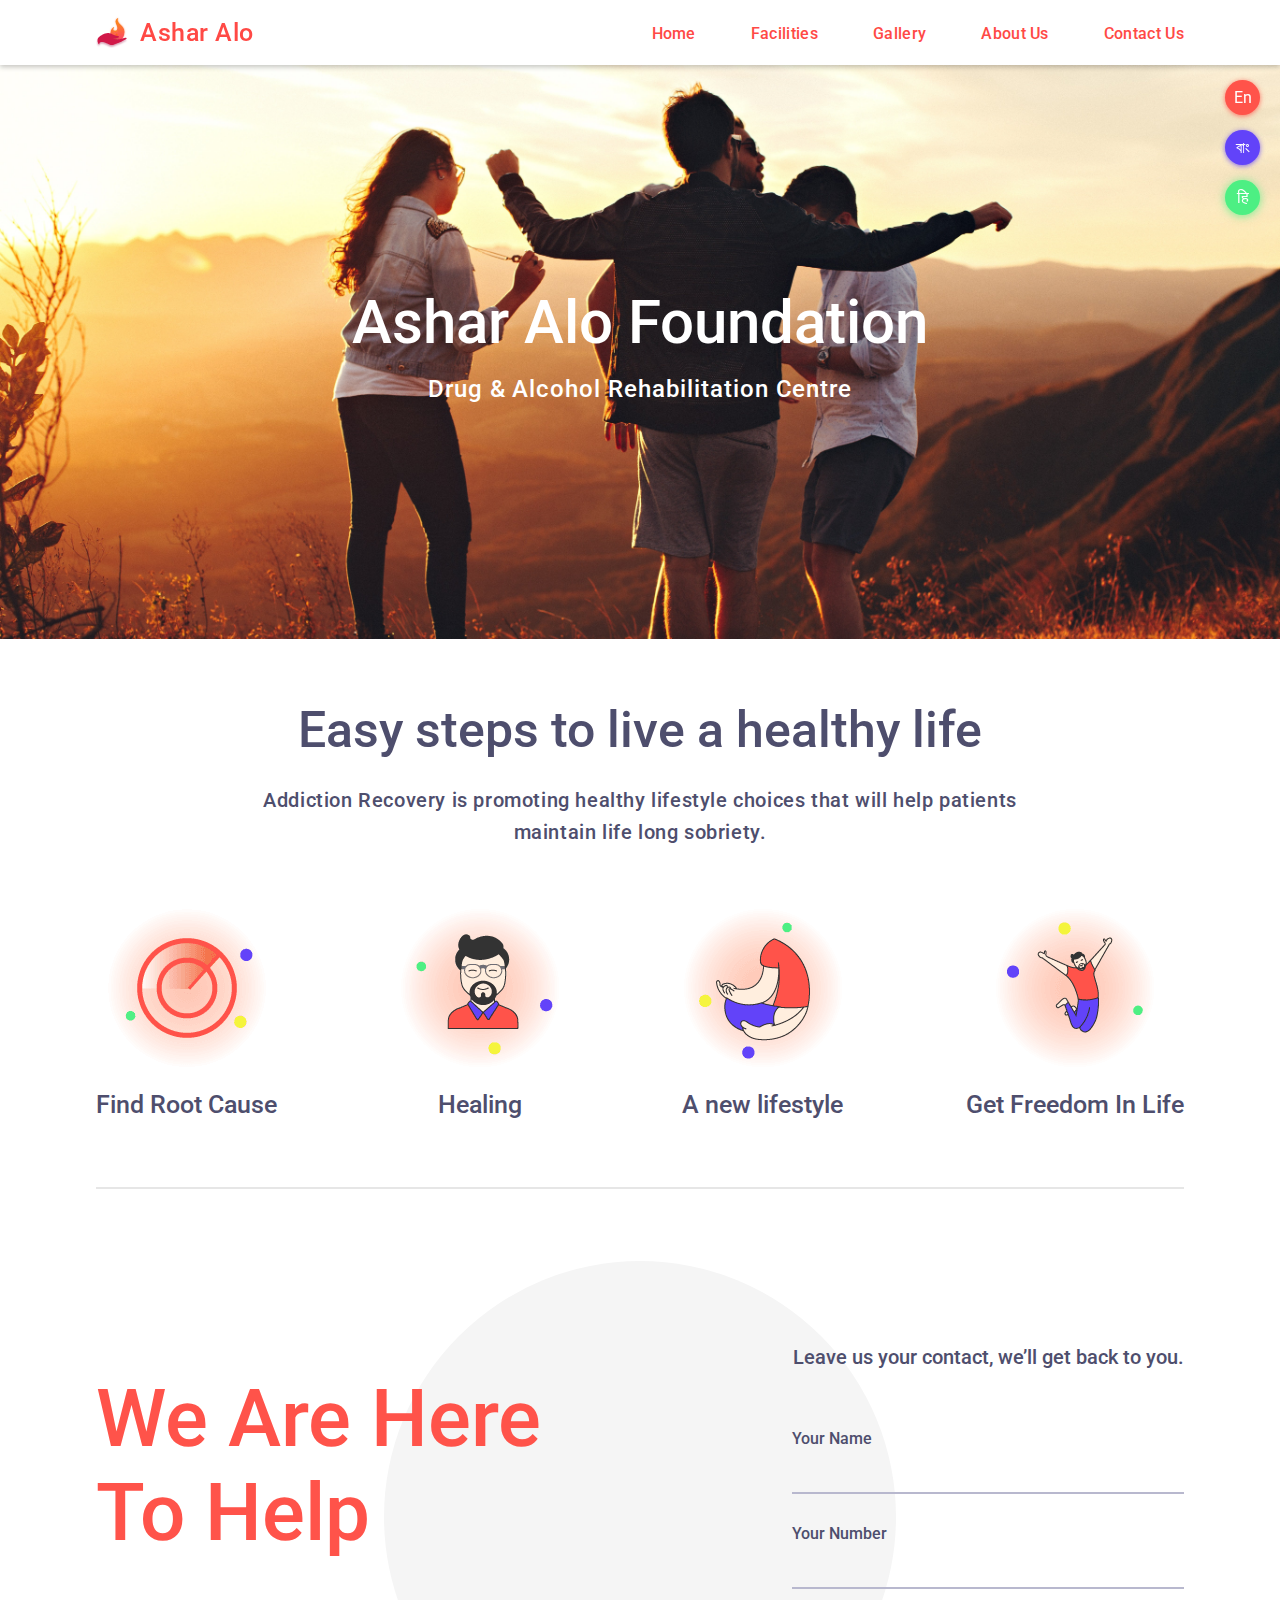
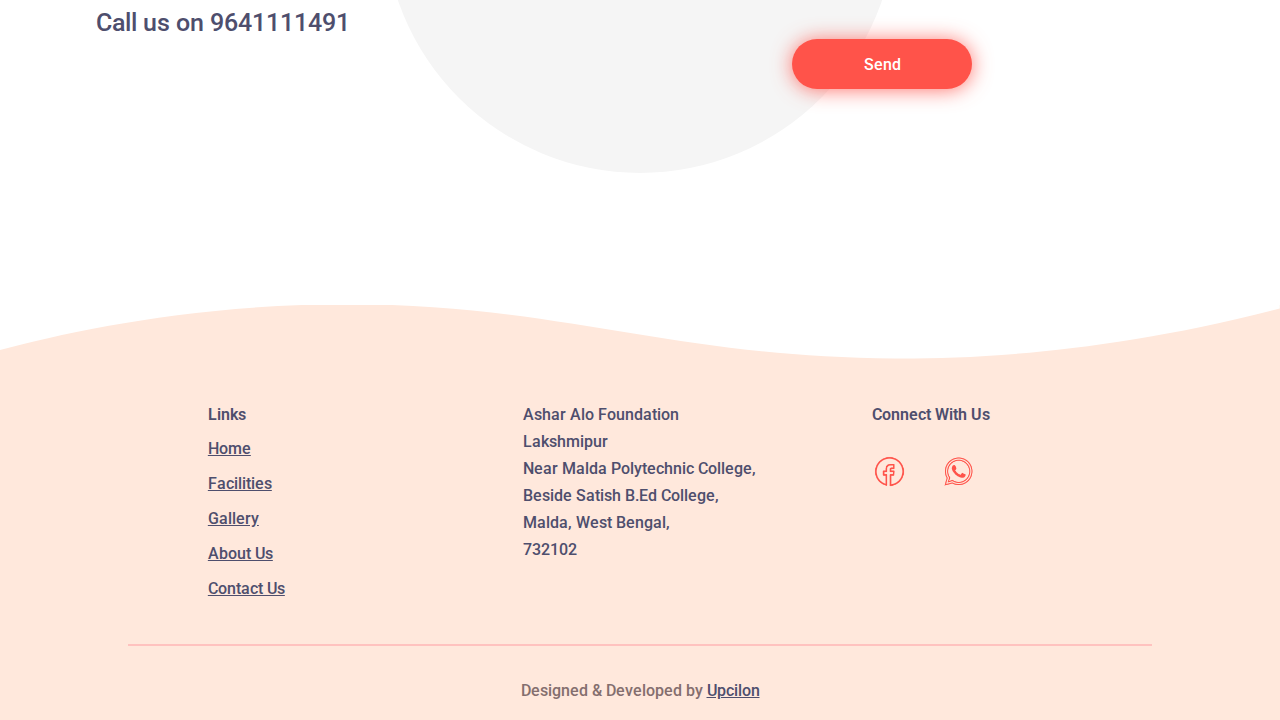
<file: index.html>
<!DOCTYPE html>
<html lang="en">
<head>
	<meta charset="UTF-8">
	<title>Ashar Alo Foundation | Rehabilitation Center | Malda, West Bengal</title>
	<meta name="description" content="Are you or your loving one suffering from addiction? We are always here to help you to recover from addiction. Ashar Alo Founation is always trying to be the one of the best rehab in Malda, West Bengal.">
	<meta name="keywords" content="rehab, rehabilitation, rehabilitation center, addiction, treatment, drug, alcohol, quit, malda, kolkata, bengal, west bengal">
	<link rel="icon" type="image/png" href="assets/images/icon.png">

	<link rel="canonical" href="http://asharalo.in" hreflang="en-us">

	<meta itemprop="name" content="Ashar Alo Foundation: Drugs and Alcohol Rehab"/>
    <meta itemprop="description" content="Drugs and Alcohol rehabilitation in Malda, West Bengal"/>
    <meta itemprop="image" content="http://asharalo.in/assets/images/cover.jpg"/>

	<meta property="og:title" content="Ashar Alo Foundation | Drugs and Alcohol Rehab"/>
    <meta property="og:type" content="website"/>
    <meta property="og:url" content="http://asharalo.in/"/>
    <meta property="og:image" content="http://asharalo.in/assets/images/cover.jpg"/>
    <meta property="og:description" content="Drugs and Alcohol Rehab in Malda, West Bengal"/>
    <meta property="og:site_name" content="asharalo"/>

	<meta name="viewport" content="width=device-width, initial-scale=1, maximum-scale=1.0">
	<link href="https://fonts.googleapis.com/css?family=Roboto:400,500" rel="stylesheet">
	<link rel="stylesheet" type="text/css" href="assets/styles/common/main.css">
	<link rel="stylesheet" type="text/css" media="screen and (min-width: 320px)" href="assets/styles/mobile/main.css">
	<link rel="stylesheet" type="text/css" media="screen and (min-width: 1024px)" href="assets/styles/desktop/main.css">
</head>
<body>
	<header>
		<div class="header-wrapper clearfix">
			<div id="logo">
				<img src="assets/images/logo.png">
				<a href="http://asharalo.in">Ashar Alo</a>
			</div>
			<div id="menu">
				<nav>
					<ul>
						<li><a href="http://asharalo.in">Home</a></li>
						<li><a href="facilities.html">Facilities</a></li>
						<li><a href="gallery.html">Gallery</a></li>
						<li><a href="about-us.html">About Us</a></li>
						<li><a href="contact-us.html">Contact Us</a></li>
					</ul>
				</nav>
			</div>

			<div id="ham">
				<button class="hamburger hamburger--spring" type="button">
				  <span class="hamburger-box">
				    <span class="hamburger-inner"></span>
				  </span>
				</button>
			</div>
		</div>
	</header>

	<article>
		<div class="cover h-cover">
			<div class="cover-text">Ashar Alo Foundation</div>
			<h1>Drug & Alcohol Rehabilitation Centre</h1>
			<div class="cover-img"><img src="assets/images/cover.jpg"></div>
		</div>

		<div class="wrapper">
			<div>
				<div class="heading">Easy steps to live a healthy life</div>
				<div class="sub-heading">Addiction Recovery is promoting healthy lifestyle choices that will help patients maintain life long sobriety.</div>
				<div class="infos">
					<div>
						<img src="assets/images/target.png">
						<div class="small-heading">Find Root Cause</div>
					</div>
					<div>
						<img src="assets/images/happy.png">
						<div class="small-heading">Healing</div>
					</div>
					<div>
						<img src="assets/images/meditate.png">
						<div class="small-heading">A new lifestyle</div>
					</div>
					<div>
						<img src="assets/images/enjoy.png">
						<div class="small-heading">Get Freedom In Life</div>
					</div>
				</div>
			</div>

			<div class="i-section">
				<div class="i-part">
					<div class="i-text i-text-orange">We Are Here To Help</div>
					<div class="small-heading">Call us on 9641111491</div>
				</div>
				<div class="i-part form-cover">
					<div class="form-heading">Leave us your contact, we’ll get back to  you.</div>
					<div class="i-form-container">
						<form class="ajaxForm" action="https://formcarry.com/s/yyg1X0cPX9f" method="POST" accept-charset="UTF-8">
							<div class="form-input">
								<div class="label">Your Name</div>
								<input type="text" name="name" autocomplete="off">
							</div>
							<div class="form-input">
								<div class="label">Your Number</div>
								<input type="text" name="number" autocomplete="off">
							</div>
							<div class="button-cover">
								<input class="button" type="submit" value="Send">
							</div>
							<input type="hidden" name="_gotcha">
						</form>
					</div>
				</div>
				<div class="circle"></div>
			</div>
		</div>

		<ul id="language">
			<li class="en" data-name="en">En</li>
			<li class="ben" data-name="ben">বাং</li>
			<li class="hin" data-name="hin">हि</li>
		</ul>
	</article>


	<footer>
		<div class="ft-wrapper">
			<div class="ft-content">
				<div class="ft-content-box">
					<div class="ft-heading">Links</div>
					<ul class="ft-menu">
						<li><a href="http://asharalo.in">Home</a></li>
						<li><a href="facilities.html">Facilities</a></li>
						<li><a href="gallery.html">Gallery</a></li>
						<li><a href="about-us.html">About Us</a></li>
						<li><a href="contact-us.html">Contact Us</a></li>
					</ul>
				</div>
				<div class="ft-content-box">
					<div class="ft-address">
						<div>Ashar Alo Foundation</div>
						<div>Lakshmipur</div>
						<div>Near Malda Polytechnic College,</div>
						<div>Beside Satish B.Ed College,</div>
						<div>Malda, West Bengal,</div>
						<div>732102</div>
					</div>
				</div>
				<div class="ft-content-box">
					<div class="ft-social">
						<div class="ft-heading">Connect With Us</div>
						<ul>
							<li><a href="https://www.facebook.com/aharalofoundation" target="_blank"><img src="assets/images/facebook.png" width="35px" height="35px"></a></li>
							<li id="whatsapp"><img src="assets/images/whatsapp.png" width="35px" height="35px"></li>
						</ul>
					</div>
				</div>
			</div>

			<div class="border"></div>

			<div id="by">Designed & Developed by <span><a href="">Upcilon</a></span></div>

		</div>

		<div class="ft-background">
			<svg version="1.1" xmlns="http://www.w3.org/2000/svg" xmlns:xlink="http://www.w3.org/1999/xlink" x="0px" y="0px"
				 viewBox="0 0 1920 82" xml:space="preserve">
			<style type="text/css">
				.st0{fill:#FFFFFF;}
			</style>
			<path class="st0" d="M0,0.2h522.7c-22.5,0-45.9,0.4-70,1.3C254.4,8.6,95.7,43.5,0,69V0.2z M522.7,0.2c316,0,485.5,79.8,819.6,81.6
				c131,0.7,331.4-10.8,577.7-75.1V0.2H522.7z"/>
			</svg>
		</div>

		<script type="text/javascript" src="assets/scripts/jquery.js"></script>
		<script type="text/javascript" src="assets/scripts/main.js"></script>

	</footer>

</body>
</html>
</file>
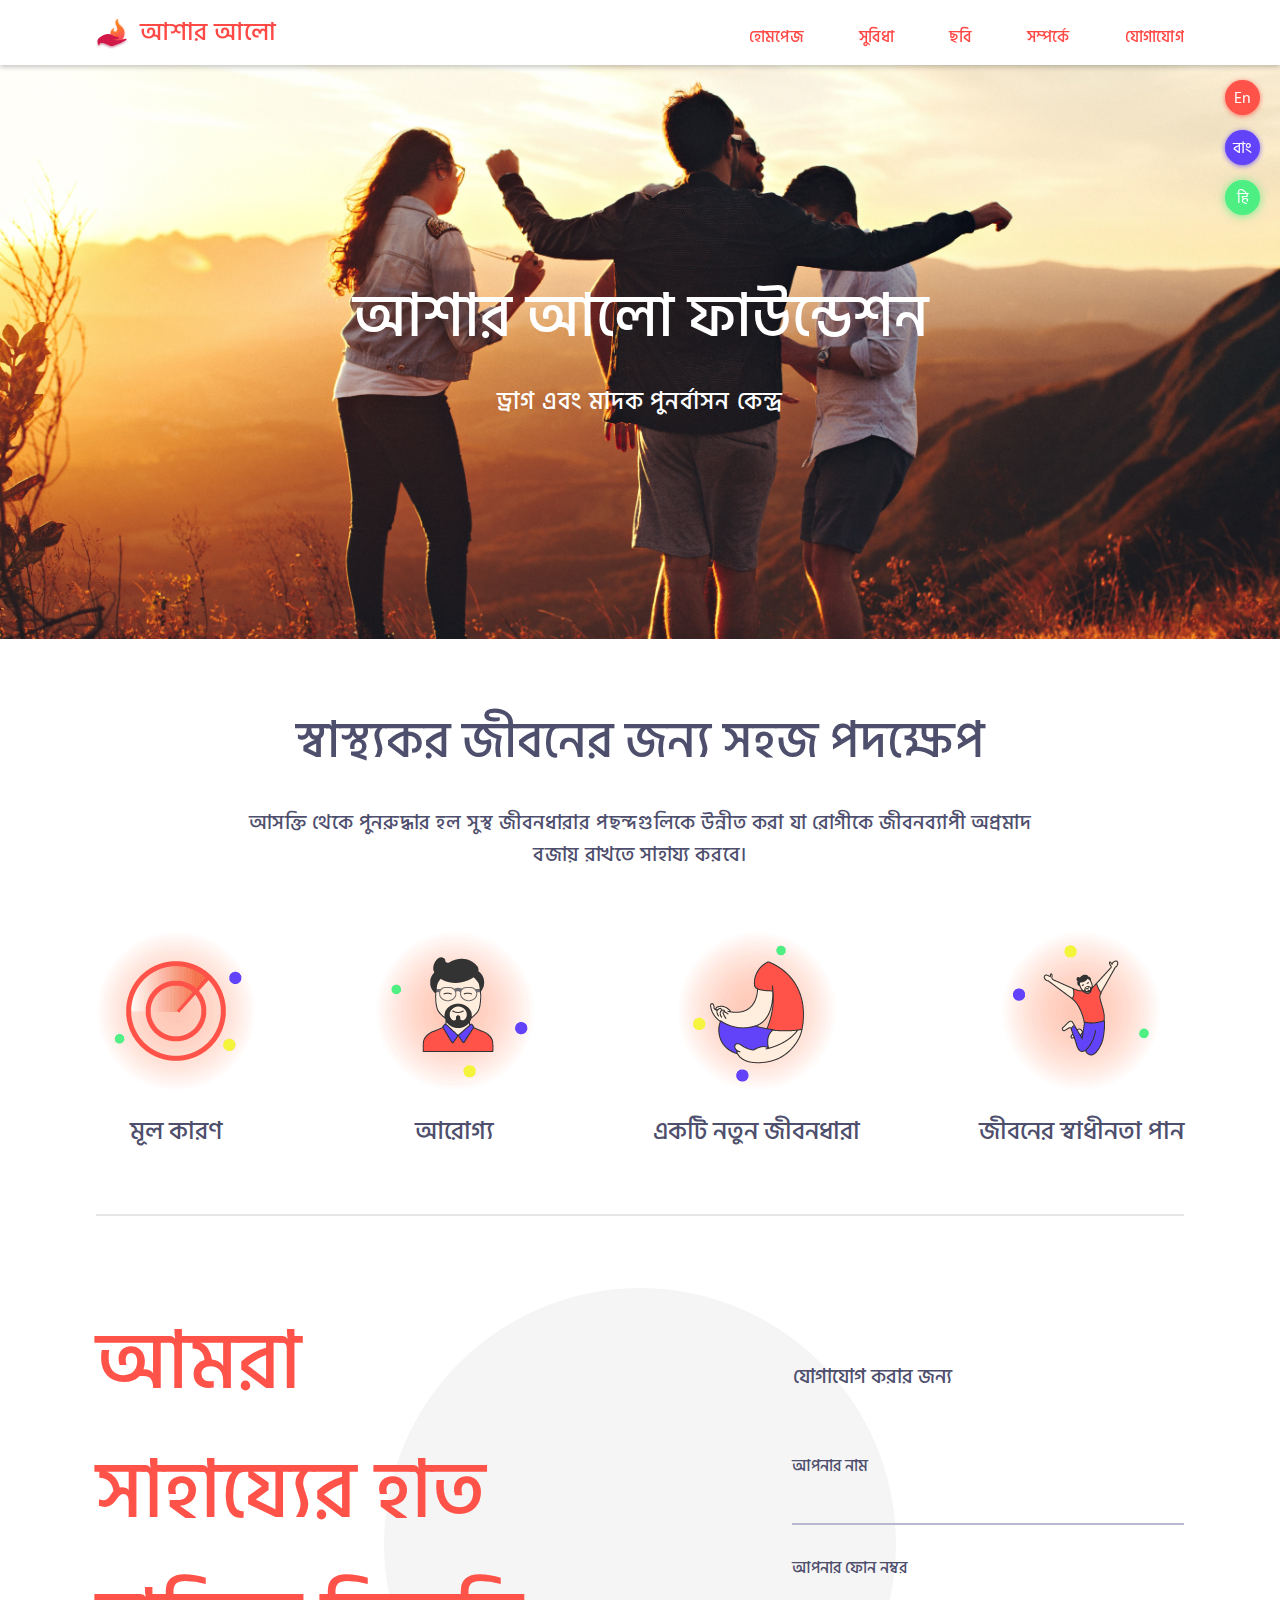
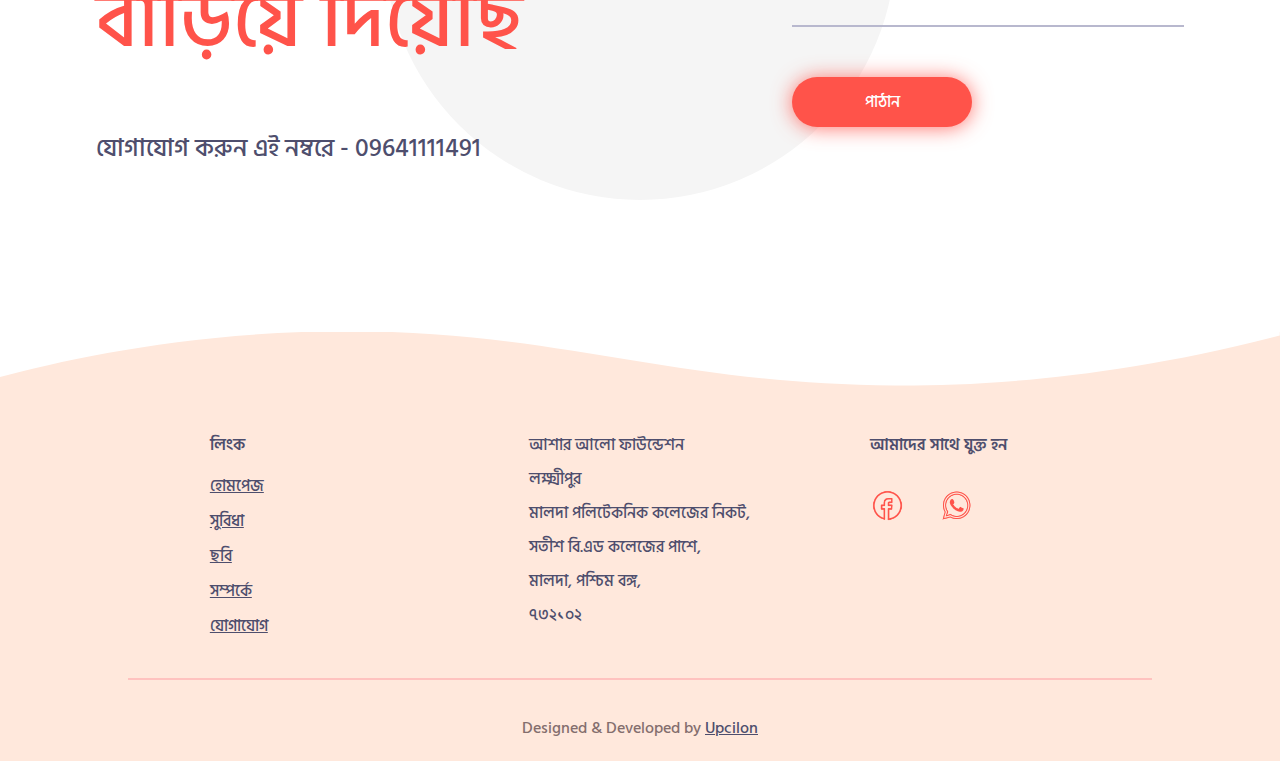
<file: ben/index.html>
<!DOCTYPE html>
<html lang="en">
<head>
	<meta charset="UTF-8">
	<title>আশার আলো ফাউন্ডেশন | রিহ্যাবিলিটেশন সেন্টার | মালদা, পশ্চিম বঙ্গ</title>
	<meta name="description" content="আপনি বা আপনার প্রিয়জন কি নেশায় ভুগছেন? আমরা সবসময় আপনাদের পাশে আছি নেশা থেকে মুক্ত করার জন্য। আশার আলো ফাউন্ডেশনে আমরা সবসময় চেষ্টা করে চলেছি আপনাদের সবথেকে ভালো পরিচর্যা করে একটি নেশামুক্ত সমাজ তোলার।">
	<meta name="keywords" content="রিহাব, রিহ্যাবিলিটেশন, রিহ্যাবিলিটেশন সেন্টার, নেশা, নেশা ছাড়া, চিকিৎসা, মালদা, পশ্চিম বঙ্গ, ওয়েস্ট বেঙ্গল, ড্রাগ, এলকোহল, মদ, গাঁজা">
	<link rel="icon" type="image/png" href="../assets/images/icon.png">

	<meta itemprop="name" content="Ashar Alo Foundation: Drugs and Alcohol Rehab"/>
    <meta itemprop="description" content="Drugs and Alcohol rehabilitation in Malda, West Bengal"/>
    <meta itemprop="image" content="http://asharalo.in/assets/images/cover.jpg"/>

	<meta property="og:title" content="Ashar Alo Foundation | Drugs and Alcohol Rehab"/>
    <meta property="og:type" content="website"/>
    <meta property="og:url" content="http://asharalo.in/"/>
    <meta property="og:image" content="http://asharalo.in/assets/images/cover.jpg"/>
    <meta property="og:description" content="Drugs and Alcohol Rehab in Malda, West Bengal"/>
    <meta property="og:site_name" content="asharalo"/>

	<meta name="viewport" content="width=device-width, initial-scale=1, maximum-scale=1.0">
	<link href="https://fonts.googleapis.com/css?family=Hind+Siliguri:400,500" rel="stylesheet">
	<link rel="stylesheet" type="text/css" href="../assets/styles/common/main.css">
	<link rel="stylesheet" type="text/css" media="screen and (min-width: 320px)" href="../assets/styles/mobile/main.css">
	<link rel="stylesheet" type="text/css" media="screen and (min-width: 1024px)" href="../assets/styles/desktop/main.css">
	<style type="text/css">
		*{
			font-family: 'Hind Siliguri', sans-serif !important;
		}
		#logo{
			margin-top: -4px;
		}
		#language li{
			padding: 5px 7px !important;
		}
	</style>
</head>
<body>
	<header>
		<div class="header-wrapper clearfix">
			<div id="logo">
				<img src="../assets/images/logo.png">
				<a href="http://asharalo.in/ben">আশার আলো</a>
			</div>
			<div id="menu">
				<nav>
					<ul>
						<li><a href="http://asharalo.in/ben">হোমপেজ</a></li>
						<li><a href="facilities.html">সুবিধা</a></li>
						<li><a href="gallery.html">ছবি</a></li>
						<li><a href="about-us.html">সম্পর্কে</a></li>
						<li><a href="contact-us.html">যোগাযোগ</a></li>
					</ul>
				</nav>
			</div>

			<div id="ham">
				<button class="hamburger hamburger--spring" type="button">
				  <span class="hamburger-box">
				    <span class="hamburger-inner"></span>
				  </span>
				</button>
			</div>
		</div>
	</header>

	<article>
		<div class="cover h-cover">
			<div class="cover-text">আশার আলো ফাউন্ডেশন</div>
			<h1>ড্রাগ এবং মাদক  পুনর্বাসন কেন্দ্র</h1>
			<div class="cover-img"><img src="../assets/images/cover.jpg"></div>
		</div>

		<div class="wrapper">
			<div>
				<div class="heading">স্বাস্থ্যকর জীবনের  জন্য সহজ পদক্ষেপ</div>
				<div class="sub-heading">আসক্তি থেকে পুনরুদ্ধার হল সুস্থ জীবনধারার পছন্দগুলিকে উন্নীত করা যা রোগীকে জীবনব্যাপী অপ্রমাদ বজায় রাখতে সাহায্য করবে।</div>
				<div class="infos">
					<div>
						<img src="../assets/images/target.png">
						<div class="small-heading">মূল কারণ</div>
					</div>
					<div>
						<img src="../assets/images/happy.png">
						<div class="small-heading">আরোগ্য</div>
					</div>
					<div>
						<img src="../assets/images/meditate.png">
						<div class="small-heading">একটি নতুন জীবনধারা</div>
					</div>
					<div>
						<img src="../assets/images/enjoy.png">
						<div class="small-heading">জীবনের স্বাধীনতা পান</div>
					</div>
				</div>
			</div>

			<div class="i-section">
				<div class="i-part">
					<div class="i-text i-text-orange">আমরা সাহায্যের হাত বাড়িয়ে দিয়েছি</div>
					<div class="small-heading">যোগাযোগ করুন এই নম্বরে - 09641111491</div>
				</div>
				<div class="i-part form-cover">
					<div class="form-heading">যোগাযোগ করার জন্য</div>
					<div class="i-form-container">
						<form class="ajaxForm" action="https://formcarry.com/s/yyg1X0cPX9f" method="POST" accept-charset="UTF-8">
							<div class="form-input">
								<div class="label">আপনার নাম</div>
								<input type="text" name="name" autocomplete="off">
							</div>
							<div class="form-input">
								<div class="label">আপনার ফোন নম্বর</div>
								<input type="text" name="number" autocomplete="off">
							</div>
							<div class="button-cover">
								<input class="button" type="submit" value="পাঠান">
							</div>
							<input type="hidden" name="_gotcha">
						</form>
					</div>
				</div>
				<div class="circle"></div>
			</div>
		</div>

		<ul id="language">
			<li class="en" data-name="en">En</li>
			<li class="ben" data-name="ben">বাং</li>
			<li class="hin" data-name="hin">हि</li>
		</ul>
	</article>


	<footer>
		<div class="ft-wrapper">
			<div class="ft-content">
				<div class="ft-content-box">
					<div class="ft-heading">লিংক</div>
					<ul class="ft-menu">
						<li><a href="http://asharalo.in/ben">হোমপেজ</a></li>
						<li><a href="facilities.html">সুবিধা</a></li>
						<li><a href="gallery.html">ছবি</a></li>
						<li><a href="about-us.html">সম্পর্কে</a></li>
						<li><a href="contact-us.html">যোগাযোগ</a></li>
					</ul>
				</div>
				<div class="ft-content-box">
					<div class="ft-address">
						<div>আশার আলো ফাউন্ডেশন</div>
						<div>লক্ষ্মীপুর</div>
						<div>মালদা পলিটেকনিক কলেজের নিকট,</div>
						<div>সতীশ বি.এড কলেজের পাশে,</div>
						<div>মালদা, পশ্চিম বঙ্গ,</div>
						<div>৭৩২১০২</div>
					</div>
				</div>
				<div class="ft-content-box">
					<div class="ft-social">
						<div class="ft-heading">আমাদের সাথে যুক্ত হন</div>
						<ul>
							<li><a href="https://www.facebook.com/aharalofoundation" target="_blank"><img src="../assets/images/facebook.png" width="35px" height="35px"></a></li>
							<li id="whatsapp"><img src="../assets/images/whatsapp.png" width="35px" height="35px"></li>
						</ul>
					</div>
				</div>
			</div>

			<div class="border"></div>

			<div id="by">Designed & Developed by <span><a style="text-decoration: underline;" href="http://upcilon.in">Upcilon</a></span></div>

		</div>

		<div class="ft-background">
			<svg version="1.1" xmlns="http://www.w3.org/2000/svg" xmlns:xlink="http://www.w3.org/1999/xlink" x="0px" y="0px"
				 viewBox="0 0 1920 82" xml:space="preserve">
			<style type="text/css">
				.st0{fill:#FFFFFF;}
			</style>
			<path class="st0" d="M0,0.2h522.7c-22.5,0-45.9,0.4-70,1.3C254.4,8.6,95.7,43.5,0,69V0.2z M522.7,0.2c316,0,485.5,79.8,819.6,81.6
				c131,0.7,331.4-10.8,577.7-75.1V0.2H522.7z"/>
			</svg>
		</div>

		<script type="text/javascript" src="../assets/scripts/jquery.js"></script>
		<script type="text/javascript" src="../assets/scripts/main.js"></script>

	</footer>

</body>
</html>
</file>
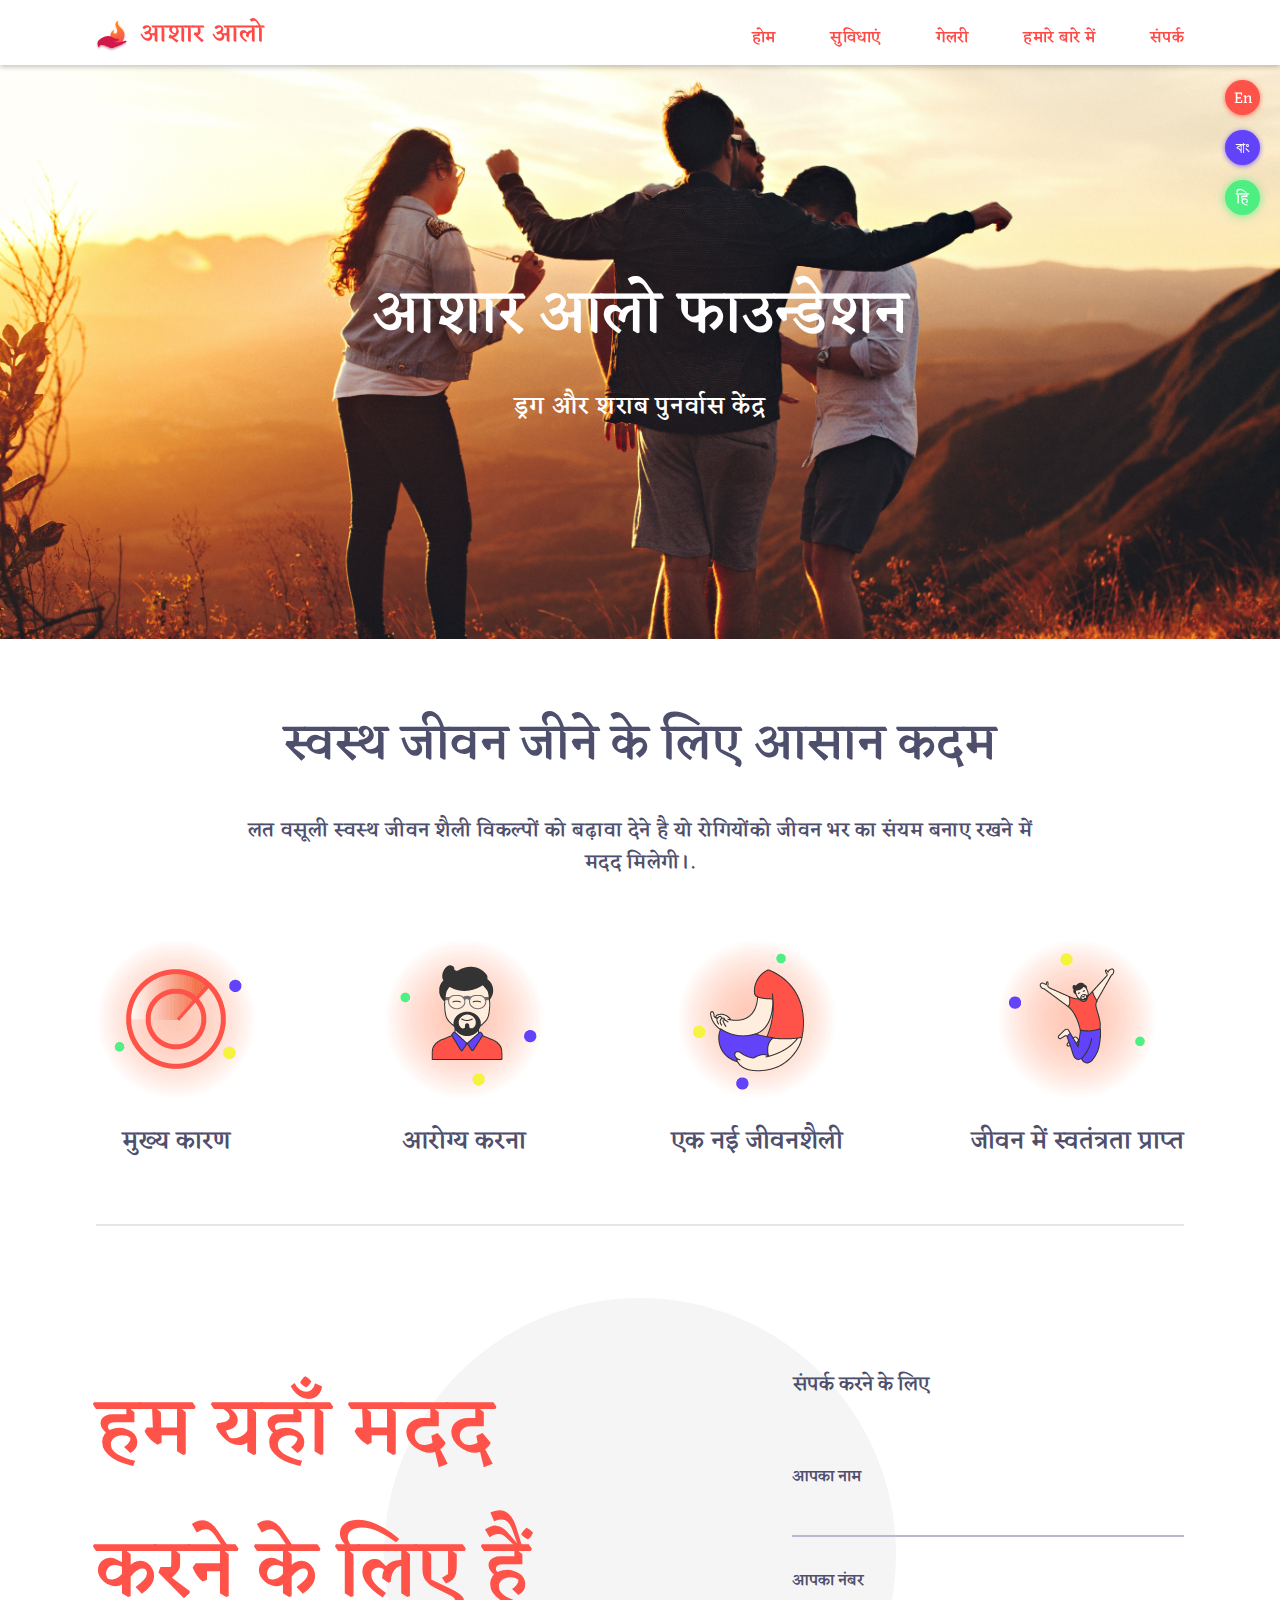
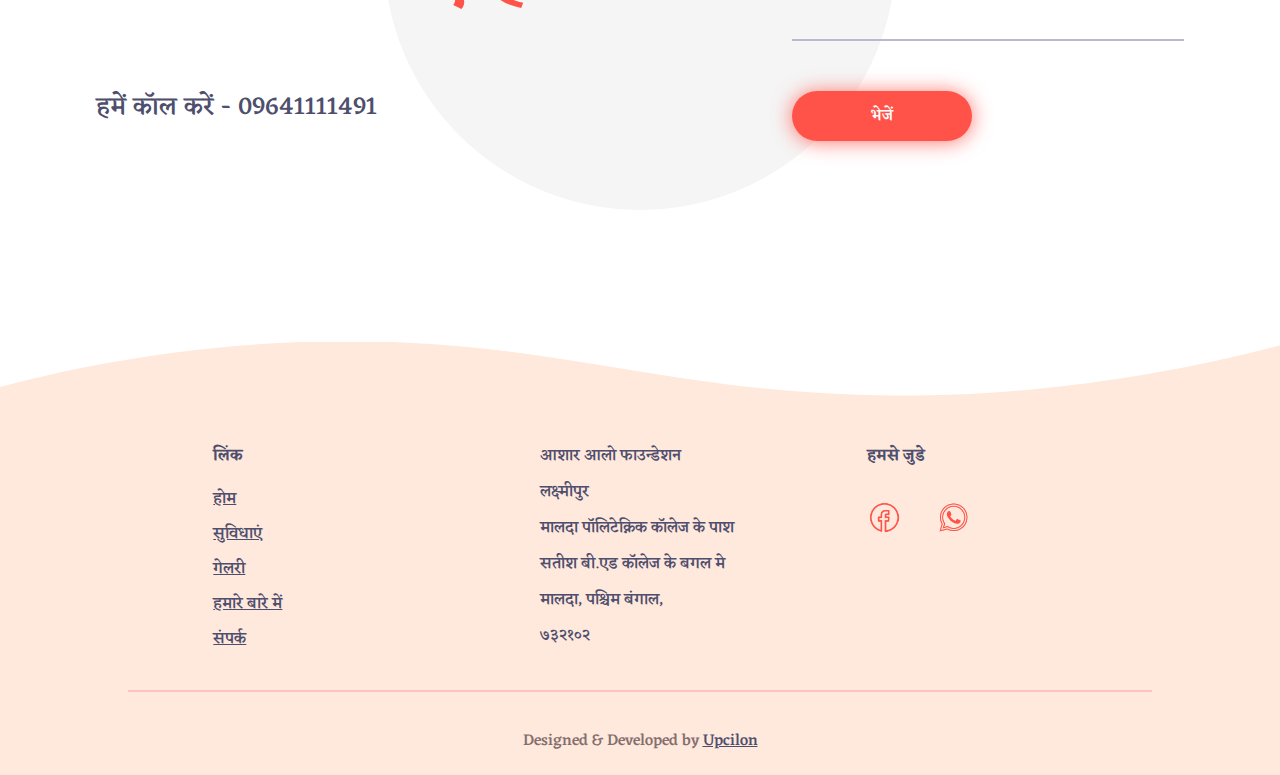
<file: hin/index.html>
<!DOCTYPE html>
<html lang="en">
<head>
	<meta charset="UTF-8">
	<title>अशर अलो फाउंडेशन | पुनर्वास केंद्र | मालदा, पश्चिम बंगाल</title>
	<meta name="description" content="क्या आप या आपका प्यारा व्यसन से पीड़ित हैं? व्यसन से ठीक होने में आपकी सहायता के लिए हम हमेशा यहां रहते हैं। आसार अलो फाउन्डेशन हमेशा मालदा, पश्चिम बंगाल में सबसे अच्छे पुनर्वास में से एक होने का प्रयास कर रहा है।">
	<link rel="icon" type="image/png" href="../assets/images/icon.png">

	<meta itemprop="name" content="Ashar Alo Foundation: Drugs and Alcohol Rehab"/>
    <meta itemprop="description" content="Drugs and Alcohol rehabilitation in Malda, West Bengal"/>
    <meta itemprop="image" content="http://asharalo.in/assets/images/cover.jpg"/>

	<meta property="og:title" content="Ashar Alo Foundation | Drugs and Alcohol Rehab"/>
    <meta property="og:type" content="website"/>
    <meta property="og:url" content="http://asharalo.in/"/>
    <meta property="og:image" content="http://asharalo.in/assets/images/cover.jpg"/>
    <meta property="og:description" content="Drugs and Alcohol Rehab in Malda, West Bengal"/>
    <meta property="og:site_name" content="asharalo"/>

	<meta name="viewport" content="width=device-width, initial-scale=1, maximum-scale=1.0">
	<link href="https://fonts.googleapis.com/css?family=Eczar:400,500" rel="stylesheet">
	<link rel="stylesheet" type="text/css" href="../assets/styles/common/main.css">
	<link rel="stylesheet" type="text/css" media="screen and (min-width: 320px)" href="../assets/styles/mobile/main.css">
	<link rel="stylesheet" type="text/css" media="screen and (min-width: 1024px)" href="../assets/styles/desktop/main.css">
	<style type="text/css">
		*{
			font-family: 'Eczar', serif !important;
		}
		#logo{
			margin-top: -4px;
		}
		#language li{
			padding: 5px 7px !important;
		}
	</style>
</head>
<body>
	<header>
		<div class="header-wrapper clearfix">
			<div id="logo">
				<img src="../assets/images/logo.png">
				<a href="http://asharalo.in/hin">आशार आलो</a>
			</div>
			<div id="menu">
				<nav>
					<ul>
						<li><a href="http://asharalo.in/hin">होम</a></li>
						<li><a href="facilities.html">सुविधाएं</a></li>
						<li><a href="gallery.html">गेलरी</a></li>
						<li><a href="about-us.html">हमारे बारे में</a></li>
						<li><a href="contact-us.html">संपर्क</a></li>
					</ul>
				</nav>
			</div>

			<div id="ham">
				<button class="hamburger hamburger--spring" type="button">
				  <span class="hamburger-box">
				    <span class="hamburger-inner"></span>
				  </span>
				</button>
			</div>
		</div>
	</header>

	<article>
		<div class="cover h-cover">
			<div class="cover-text">आशार आलो फाउन्डेशन</div>
			<h1>ड्रग और शराब पुनर्वास केंद्र</h1>
			<div class="cover-img"><img src="../assets/images/cover.jpg"></div>
		</div>

		<div class="wrapper">
			<div>
				<div class="heading">स्वस्थ जीवन जीने के लिए आसान कदम</div>
				<div class="sub-heading">लत वसूली स्वस्थ जीवन शैली विकल्पों को बढ़ावा देने है यो रोगियोंको जीवन भर का संयम बनाए रखने में मदद मिलेगी।.</div>
				<div class="infos">
					<div>
						<img src="../assets/images/target.png">
						<div class="small-heading">मुख्य कारण</div>
					</div>
					<div>
						<img src="../assets/images/happy.png">
						<div class="small-heading">आरोग्य करना</div>
					</div>
					<div>
						<img src="../assets/images/meditate.png">
						<div class="small-heading">एक नई जीवनशैली</div>
					</div>
					<div>
						<img src="../assets/images/enjoy.png">
						<div class="small-heading">जीवन में स्वतंत्रता प्राप्त</div>
					</div>
				</div>
			</div>

			<div class="i-section">
				<div class="i-part">
					<div class="i-text i-text-orange">हम यहाँ मदद करने के लिए हैं</div>
					<div class="small-heading">हमें कॉल करें - 09641111491</div>
				</div>
				<div class="i-part form-cover">
					<div class="form-heading">संपर्क करने के लिए</div>
					<div class="i-form-container">
						<form class="ajaxForm" action="https://formcarry.com/s/yyg1X0cPX9f" method="POST" accept-charset="UTF-8">
							<div class="form-input">
								<div class="label">आपका नाम</div>
								<input type="text" name="name" autocomplete="off">
							</div>
							<div class="form-input">
								<div class="label">आपका नंबर</div>
								<input type="text" name="number" autocomplete="off">
							</div>
							<div class="button-cover">
								<input class="button" type="submit" value="भेजें">
							</div>
							<input type="hidden" name="_gotcha">
						</form>
					</div>
				</div>
				<div class="circle"></div>
			</div>
		</div>

		<ul id="language">
			<li class="en" data-name="en">En</li>
			<li class="ben" data-name="ben">বাং</li>
			<li class="hin" data-name="hin">हि</li>
		</ul>
	</article>


	<footer>
		<div class="ft-wrapper">
			<div class="ft-content">
				<div class="ft-content-box">
					<div class="ft-heading">लिंक</div>
					<ul class="ft-menu">
						<li><a href="http://asharalo.in/hin">होम</a></li>
						<li><a href="facilities.html">सुविधाएं</a></li>
						<li><a href="gallery.html">गेलरी</a></li>
						<li><a href="about-us.html">हमारे बारे में</a></li>
						<li><a href="contact-us.html">संपर्क</a></li>
					</ul>
				</div>
				<div class="ft-content-box">
					<div class="ft-address">
						<div>आशार आलो फाउन्डेशन</div>
						<div>लक्ष्मीपुर</div>
						<div>मालदा पॉलिटेक्निक कॉलेज के पाश</div>
						<div>सतीश बी.एड कॉलेज के बगल मे</div>
						<div>मालदा, पश्चिम बंगाल,</div>
						<div>७३२१०२</div>
					</div>
				</div>
				<div class="ft-content-box">
					<div class="ft-social">
						<div class="ft-heading">हमसे जुडे</div>
						<ul>
							<li><a href="https://www.facebook.com/aharalofoundation" target="_blank"><img src="../assets/images/facebook.png" width="35px" height="35px"></a></li>
							<li id="whatsapp"><img src="../assets/images/whatsapp.png" width="35px" height="35px"></li>
						</ul>
					</div>
				</div>
			</div>

			<div class="border"></div>

			<div id="by">Designed & Developed by <span><a href="">Upcilon</a></span></div>

		</div>

		<div class="ft-background">
			<svg version="1.1" xmlns="http://www.w3.org/2000/svg" xmlns:xlink="http://www.w3.org/1999/xlink" x="0px" y="0px"
				 viewBox="0 0 1920 82" xml:space="preserve">
			<style type="text/css">
				.st0{fill:#FFFFFF;}
			</style>
			<path class="st0" d="M0,0.2h522.7c-22.5,0-45.9,0.4-70,1.3C254.4,8.6,95.7,43.5,0,69V0.2z M522.7,0.2c316,0,485.5,79.8,819.6,81.6
				c131,0.7,331.4-10.8,577.7-75.1V0.2H522.7z"/>
			</svg>
		</div>

		<script type="text/javascript" src="../assets/scripts/jquery.js"></script>
		<script type="text/javascript" src="../assets/scripts/main.js"></script>

	</footer>

</body>
</html>
</file>
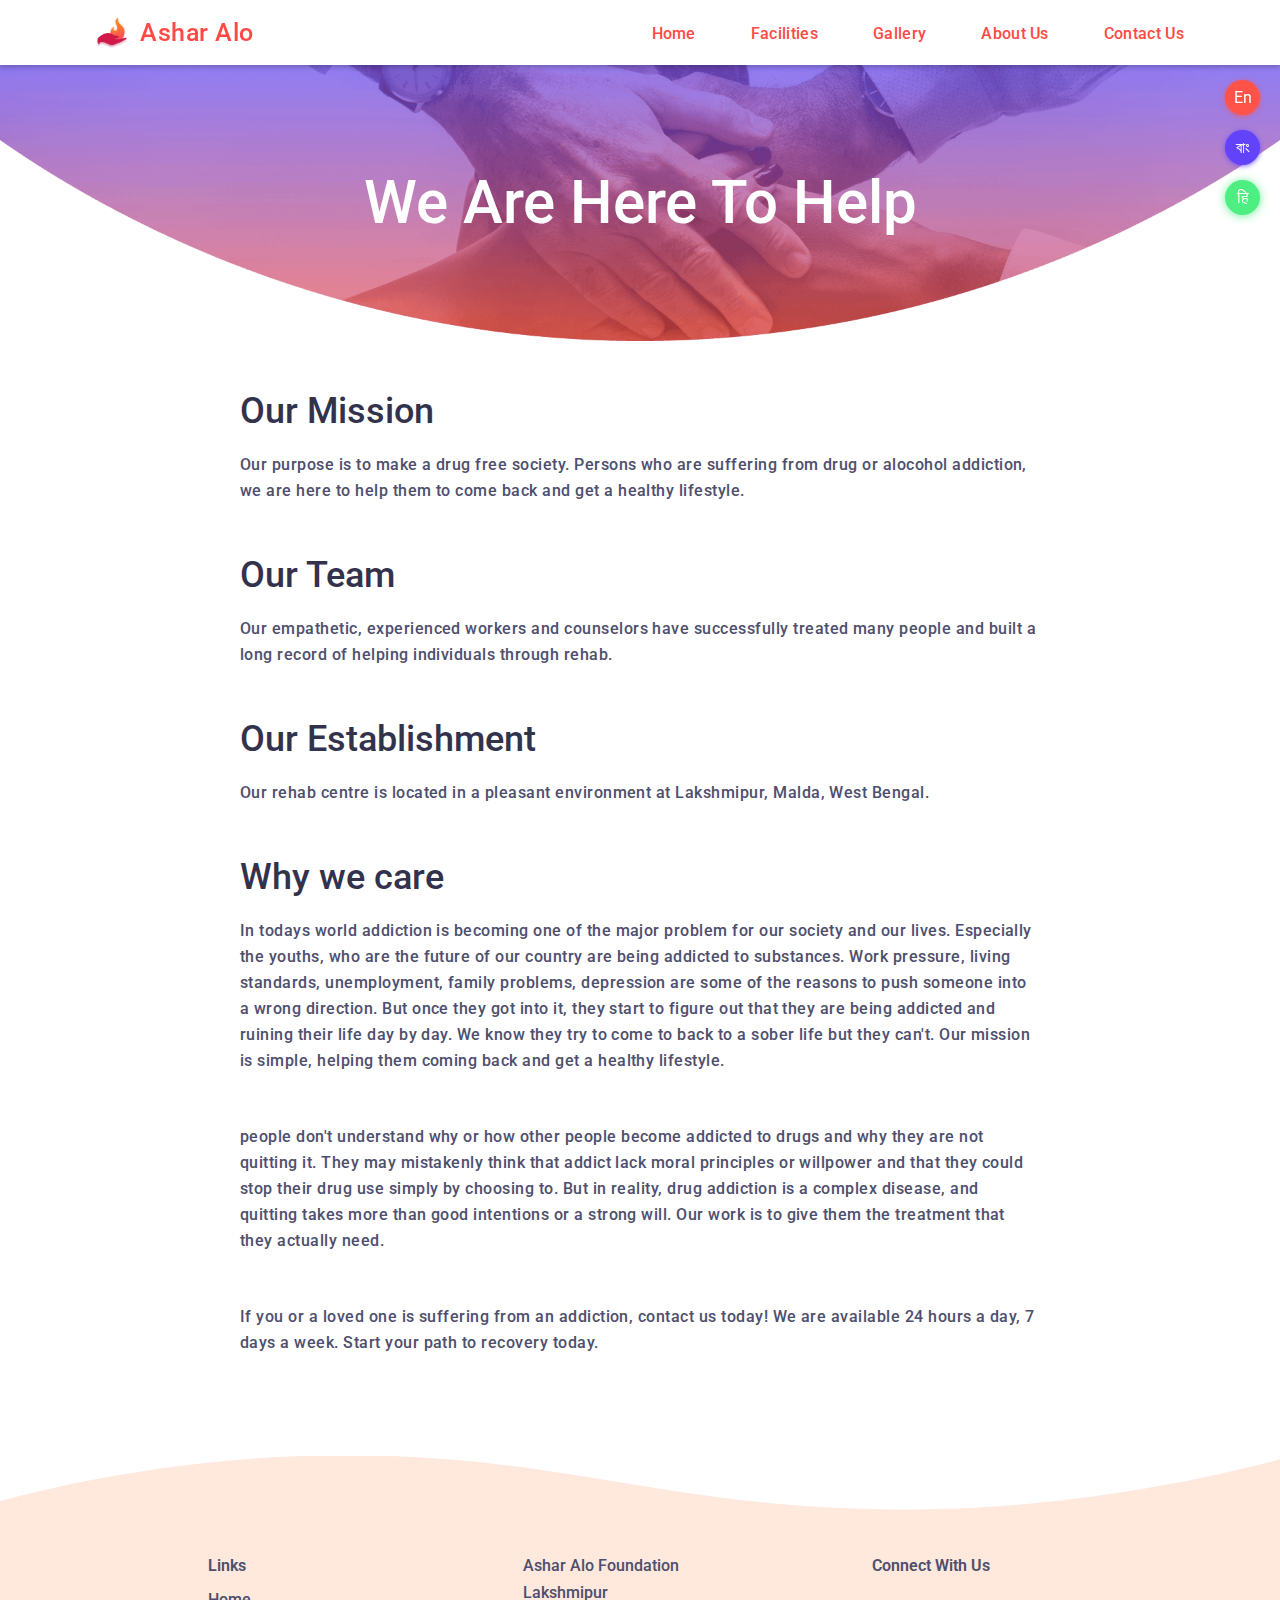
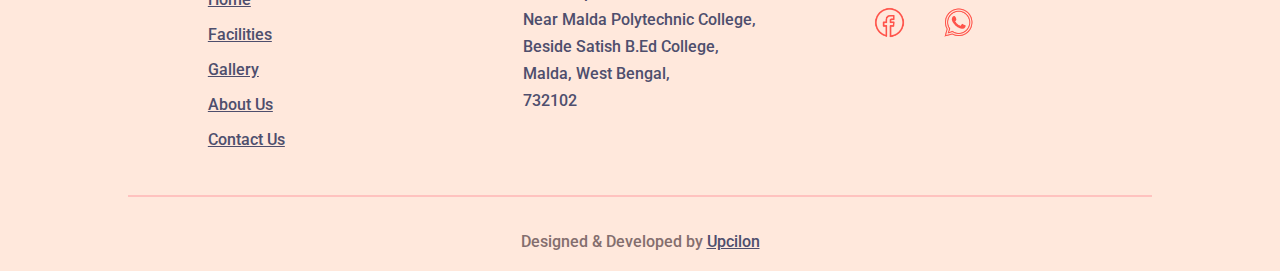
<file: about-us.html>
<!DOCTYPE html>
<html lang="en">
<head>
	<meta charset="UTF-8">
	<title>About Us | Ashar Alo Foundation | Rehabilitation Center, Malda</title>
	<meta name="description" content="We are always trying to make Ashar Alo Foundation as one of the best caring and affordable drug, and alcohol rehabilitation centre in Malda, West Bengal.">
	<meta name="keywords" content="rehab, rehabilitation, rehabilitation center, addiction, treatment, drug, alcohol, quit, malda, kolkata, bengal, west bengal">
	<link rel="icon" type="image/png" href="assets/images/icon.png">

	<meta itemprop="name" content="Ashar Alo Foundation: Drugs and Alcohol Rehab"/>
    <meta itemprop="description" content="About our drugs and alcohol rehabilitation in Malda, West Bengal"/>
    <meta itemprop="image" content="http://asharalo.in/assets/images/cover.jpg"/>

	<meta property="og:title" content="Ashar Alo Foundation | Drugs and Alcohol Rehab"/>
    <meta property="og:type" content="website"/>
    <meta property="og:url" content="http://asharalo.in/"/>
    <meta property="og:image" content="http://asharalo.in/assets/images/cover.jpg"/>
    <meta property="og:description" content="About our drugs and alcohol rehabilitation in Malda, West Bengal"/>
    <meta property="og:site_name" content="asharalo"/>

	<meta name="viewport" content="width=device-width, initial-scale=1, maximum-scale=1.0">
	<link href="https://fonts.googleapis.com/css?family=Roboto:400,500" rel="stylesheet">
	<link rel="stylesheet" type="text/css" href="assets/styles/common/main.css">
	<link rel="stylesheet" type="text/css" media="screen and (min-width: 320px)" href="assets/styles/mobile/main.css">
	<link rel="stylesheet" type="text/css" media="screen and (min-width: 1024px)" href="assets/styles/desktop/main.css">
</head>
<body>
	<header>
		<div class="header-wrapper clearfix">
			<div id="logo">
				<img src="assets/images/logo.png">
				<a href="http://asharalo.in">Ashar Alo</a>
			</div>
			<div id="menu">
				<nav>
					<ul>
						<li><a href="http://asharalo.in">Home</a></li>
						<li><a href="facilities.html">Facilities</a></li>
						<li><a href="gallery.html">Gallery</a></li>
						<li><a href="about-us.html">About Us</a></li>
						<li><a href="contact-us.html">Contact Us</a></li>
					</ul>
				</nav>
			</div>

			<div id="ham">
				<button class="hamburger hamburger--spring" type="button">
				  <span class="hamburger-box">
				    <span class="hamburger-inner"></span>
				  </span>
				</button>
			</div>
		</div>
	</header>

	<article>
		<div class="cover">
			<div class="cover-text">We Are Here To Help</div>
			<div class="cover-img"><img src="assets/images/cover-about.png"></div>
		</div>

		<div class="para-wrapper">
			<div class="para-heading">Our Mission</div>
			<div class="para">Our purpose is to make a drug free society. Persons who are suffering from drug or alocohol addiction, we are here to help them to come back and get a healthy lifestyle.</div>

			<div class="para-heading">Our Team</div>
			<div class="para">Our empathetic, experienced workers and counselors have successfully treated many people and built a long record of helping individuals through rehab.</div>

			<div class="para-heading">Our Establishment</div>
			<div class="para">Our rehab centre is located in a pleasant environment at Lakshmipur, Malda, West Bengal.</div>

			<div class="para-heading">Why we care</div>
			<div class="para">In todays world addiction is becoming one of the major problem for our society and our lives. Especially the youths, who are the future of our country are being addicted to substances. Work pressure, living standards, unemployment, family problems, depression are some of the reasons to push someone into a wrong direction. But once they got into it, they start to figure out that they are being addicted and ruining their life day by day. We know they try to come to back to a sober life but they can't. Our mission is simple, helping them coming back and get a healthy lifestyle.</div>

			<div class="para">people don't understand why or how other people become addicted to drugs and why they are not quitting it. They may mistakenly think that addict lack moral principles or willpower and that they could stop their drug use simply by choosing to. But in reality, drug addiction is a complex disease, and quitting takes more than good intentions or a strong will. Our work is to give them the treatment that they actually need. </div>

			<div class="para">If you or a loved one is suffering from an addiction, contact us today! We are available 24 hours a day, 7 days a week. Start your path to recovery today.</div>
		</div>

		<ul id="language">
			<li class="en" data-name="en">En</li>
			<li class="ben" data-name="ben">বাং</li>
			<li class="hin" data-name="hin">हि</li>
		</ul>
	</article>


	<footer>
		<div class="ft-wrapper">
			<div class="ft-content">
				<div class="ft-content-box">
					<div class="ft-heading">Links</div>
					<ul class="ft-menu">
						<li><a href="http://asharalo.in">Home</a></li>
						<li><a href="facilities.html">Facilities</a></li>
						<li><a href="gallery.html">Gallery</a></li>
						<li><a href="about-us.html">About Us</a></li>
						<li><a href="contact-us.html">Contact Us</a></li>
					</ul>
				</div>
				<div class="ft-content-box">
					<div class="ft-address">
						<div>Ashar Alo Foundation</div>
						<div>Lakshmipur</div>
						<div>Near Malda Polytechnic College,</div>
						<div>Beside Satish B.Ed College,</div>
						<div>Malda, West Bengal,</div>
						<div>732102</div>
					</div>
				</div>
				<div class="ft-content-box">
					<div class="ft-social">
						<div class="ft-heading">Connect With Us</div>
						<ul>
							<li id="whatsapp"><a href="https://www.facebook.com/aharalofoundation" target="_blank"><img src="assets/images/facebook.png" width="35px" height="35px"></a></li>
							<li><img src="assets/images/whatsapp.png" width="35px" height="35px"></li>
						</ul>
					</div>
				</div>
			</div>

			<div class="border"></div>

			<div id="by">Designed & Developed by <span><a href="">Upcilon</a></span></div>

		</div>

		<div class="ft-background">
			<svg version="1.1" xmlns="http://www.w3.org/2000/svg" xmlns:xlink="http://www.w3.org/1999/xlink" x="0px" y="0px"
				 viewBox="0 0 1920 82" xml:space="preserve">
			<style type="text/css">
				.st0{fill:#FFFFFF;}
			</style>
			<path class="st0" d="M0,0.2h522.7c-22.5,0-45.9,0.4-70,1.3C254.4,8.6,95.7,43.5,0,69V0.2z M522.7,0.2c316,0,485.5,79.8,819.6,81.6
				c131,0.7,331.4-10.8,577.7-75.1V0.2H522.7z"/>
			</svg>
		</div>

		<script type="text/javascript" src="assets/scripts/jquery.js"></script>
		<script type="text/javascript" src="assets/scripts/main.js"></script>

	</footer>

</body>
</html>
</file>
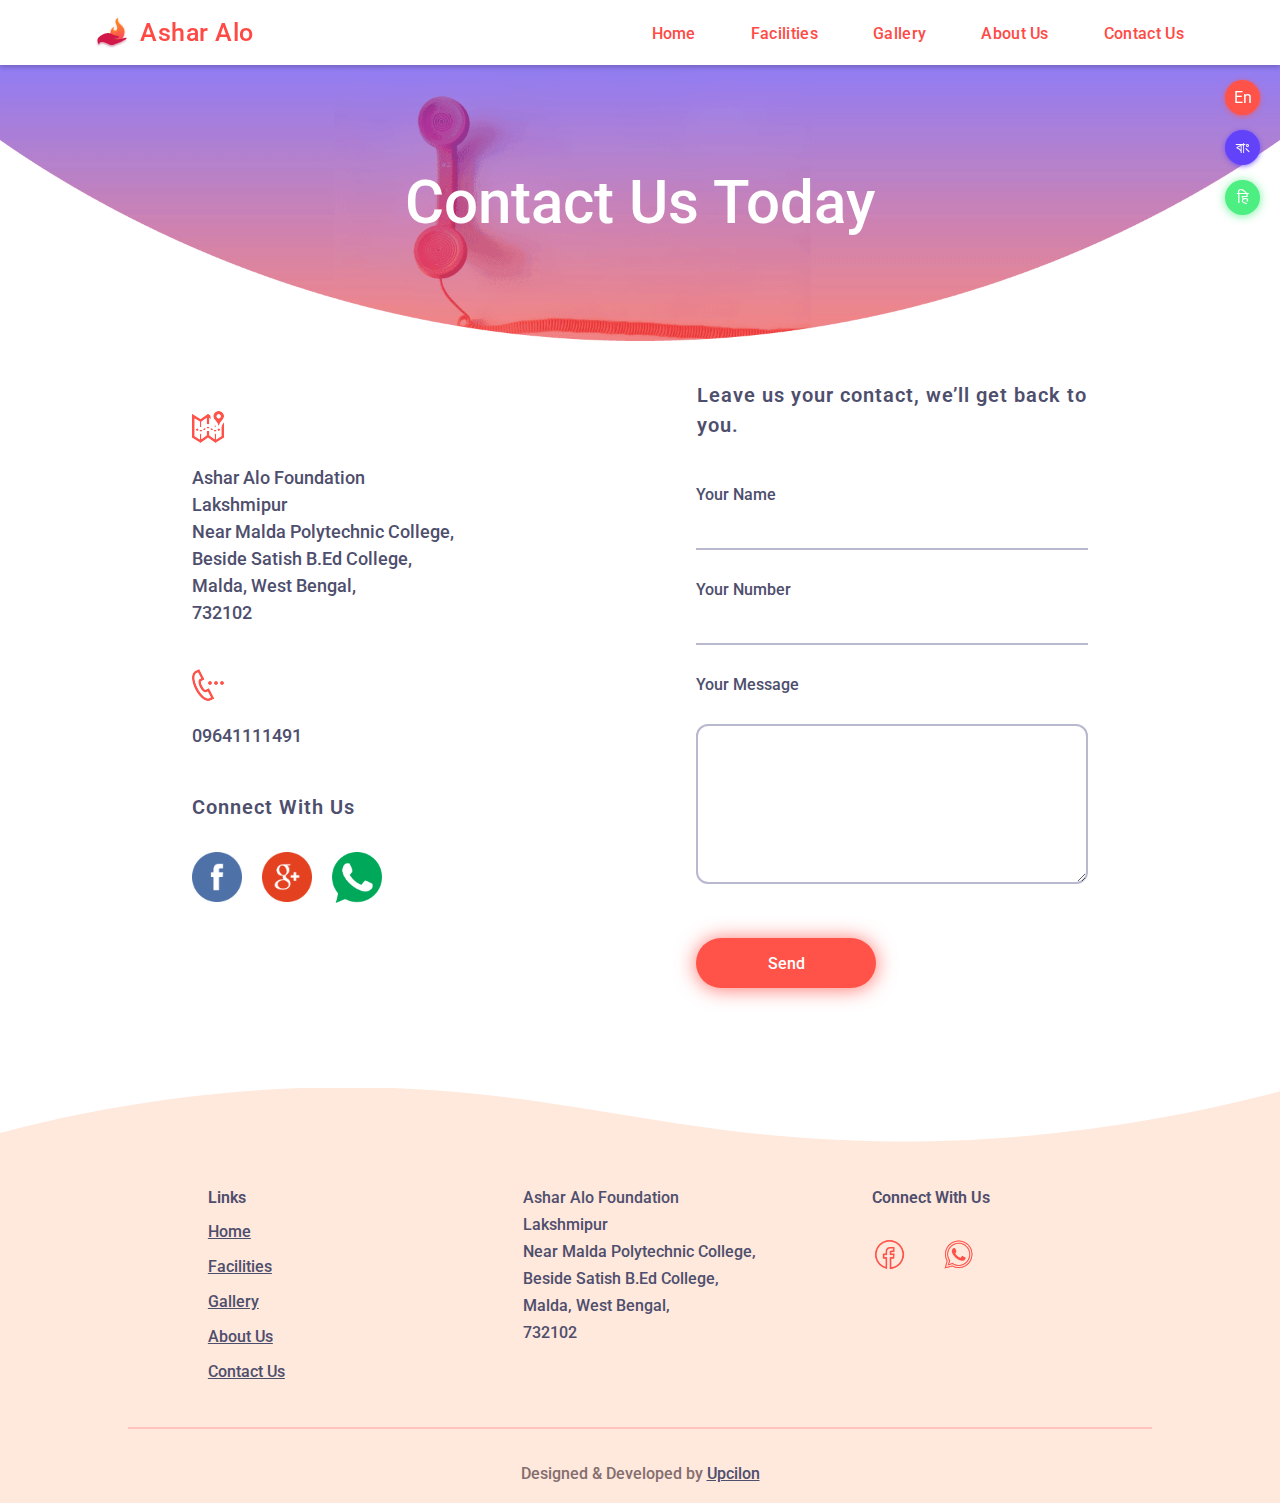
<file: contact-us.html>
<!DOCTYPE html>
<html lang="en">
<head>
	<meta charset="UTF-8">
	<title>Contact Us | Ashar Alo Foundation | Rehabilitation Center | Malda</title>
	<meta name="description" content="Start your recovery today. Call us at 9641111491 or send us a message. You can reach our rehabilitation center at Lakshmipur, Malda.">
	<meta name="keywords" content="rehab, rehabilitation, rehabilitation center, addiction, treatment, drug, alcohol, quit, malda, kolkata, bengal, west bengal">
	<link rel="icon" type="image/png" href="assets/images/icon.png">

	<meta itemprop="name" content="Ashar Alo Foundation: Drugs and Alcohol Rehab"/>
    <meta itemprop="description" content="Contact us at our rehabilitation in Malda, West Bengal"/>
    <meta itemprop="image" content="http://asharalo.in/assets/images/cover.jpg"/>

	<meta property="og:title" content="Ashar Alo Foundation | Drugs and Alcohol Rehab"/>
    <meta property="og:type" content="website"/>
    <meta property="og:url" content="http://asharalo.in/"/>
    <meta property="og:image" content="http://asharalo.in/assets/images/cover.jpg"/>
    <meta property="og:description" content="Contact us at our rehabilitation in Malda, West Bengal"/>
    <meta property="og:site_name" content="asharalo"/>

	<meta name="viewport" content="width=device-width, initial-scale=1, maximum-scale=1.0">
	<link href="https://fonts.googleapis.com/css?family=Roboto:400,500" rel="stylesheet">
	<link rel="stylesheet" type="text/css" href="assets/styles/common/main.css">
	<link rel="stylesheet" type="text/css" media="screen and (min-width: 320px)" href="assets/styles/mobile/main.css">
	<link rel="stylesheet" type="text/css" media="screen and (min-width: 1024px)" href="assets/styles/desktop/main.css">
</head>
<body>
	<header>
		<div class="header-wrapper clearfix">
			<div id="logo">
				<img src="assets/images/logo.png">
				<a href="http://asharalo.in">Ashar Alo</a>
			</div>
			<div id="menu">
				<nav>
					<ul>
						<li><a href="http://asharalo.in">Home</a></li>
						<li><a href="facilities.html">Facilities</a></li>
						<li><a href="gallery.html">Gallery</a></li>
						<li><a href="about-us.html">About Us</a></li>
						<li><a href="contact-us.html">Contact Us</a></li>
					</ul>
				</nav>
			</div>

			<div id="ham">
				<button class="hamburger hamburger--spring" type="button">
				  <span class="hamburger-box">
				    <span class="hamburger-inner"></span>
				  </span>
				</button>
			</div>
		</div>
	</header>

	<article>
		<div class="cover">
			<div class="cover-text">Contact Us Today</div>
			<div class="cover-img"><img src="assets/images/cover-contact.png"></div>
		</div>

		<div class="wrapper">
			<div class="i-section contact">
				<div class="i-part">
					<div class="contact-part">
						<div><img src="assets/images/location.png"></div>
						<div class="address p">
							<div>Ashar Alo Foundation</div>
							<div>Lakshmipur</div>
							<div>Near Malda Polytechnic College,</div>
							<div>Beside Satish B.Ed College,</div>
							<div>Malda, West Bengal,</div>
							<div>732102</div>
						</div>
					</div>
					<div class="contact-part">
						<div><img src="assets/images/phone.png"></div>
						<div class="phone p">
							<div>09641111491</div>
						</div>
					</div>
					<div class="contact-part">
						<div class="atta">Connect With Us</div>
						<ul class="social">
							<li><a href="https://www.facebook.com/aharalofoundation" target="_blank"><img src="assets/images/c-facebook.png"></a></li>
							<li><img src="assets/images/c-google.png"></li>
							<li id="c-whatsapp"><img src="assets/images/c-whatsapp.png"></li>
						</ul>
					</div>
				</div>

				<div class="i-part form-cover">
					<div class="atta">Leave us your contact, we’ll get back to  you.</div>
					<div class="i-form-container">
						<form class="ajaxForm" action="https://formcarry.com/s/yyg1X0cPX9f" method="POST" accept-charset="UTF-8">
							<div class="form-input">
								<div class="label">Your Name</div>
								<input type="text" name="name" autocomplete="off">
							</div>
							<div class="form-input">
								<div class="label">Your Number</div>
								<input type="text" name="number" autocomplete="off">
							</div>
							<div class="form-input">
								<div class="label">Your Message</div>
								<textarea name="message"></textarea>
							</div>
							<div class="button-cover">
								<input class="button" type="submit" value="Send">
							</div>
							<input type="hidden" name="_gotcha">
						</form>
					</div>
				</div>

			</div>
		</div>

		<ul id="language">
			<li class="en" data-name="en">En</li>
			<li class="ben" data-name="ben">বাং</li>
			<li class="hin" data-name="hin">हि</li>
		</ul>
	</article>


	<footer>
		<div class="ft-wrapper">
			<div class="ft-content">
				<div class="ft-content-box">
					<div class="ft-heading">Links</div>
					<ul class="ft-menu">
						<li><a href="http://asharalo.in">Home</a></li>
						<li><a href="facilities.html">Facilities</a></li>
						<li><a href="gallery.html">Gallery</a></li>
						<li><a href="about-us.html">About Us</a></li>
						<li><a href="contact-us.html">Contact Us</a></li>
					</ul>
				</div>
				<div class="ft-content-box">
					<div class="ft-address">
						<div>Ashar Alo Foundation</div>
						<div>Lakshmipur</div>
						<div>Near Malda Polytechnic College,</div>
						<div>Beside Satish B.Ed College,</div>
						<div>Malda, West Bengal,</div>
						<div>732102</div>
					</div>
				</div>
				<div class="ft-content-box">
					<div class="ft-social">
						<div class="ft-heading">Connect With Us</div>
						<ul>
							<li><a href="https://www.facebook.com/aharalofoundation" target="_blank"><img src="assets/images/facebook.png" width="35px" height="35px"></a></li>
							<li id="whatsapp"><img src="assets/images/whatsapp.png" width="35px" height="35px"></li>
						</ul>
					</div>
				</div>
			</div>

			<div class="border"></div>

			<div id="by">Designed & Developed by <span><a href="">Upcilon</a></span></div>

		</div>

		<div class="ft-background">
			<svg version="1.1" xmlns="http://www.w3.org/2000/svg" xmlns:xlink="http://www.w3.org/1999/xlink" x="0px" y="0px"
				 viewBox="0 0 1920 82" xml:space="preserve">
			<style type="text/css">
				.st0{fill:#FFFFFF;}
			</style>
			<path class="st0" d="M0,0.2h522.7c-22.5,0-45.9,0.4-70,1.3C254.4,8.6,95.7,43.5,0,69V0.2z M522.7,0.2c316,0,485.5,79.8,819.6,81.6
				c131,0.7,331.4-10.8,577.7-75.1V0.2H522.7z"/>
			</svg>
		</div>

		<script type="text/javascript" src="assets/scripts/jquery.js"></script>
		<script type="text/javascript" src="assets/scripts/main.js"></script>

	</footer>

</body>
</html>
</file>
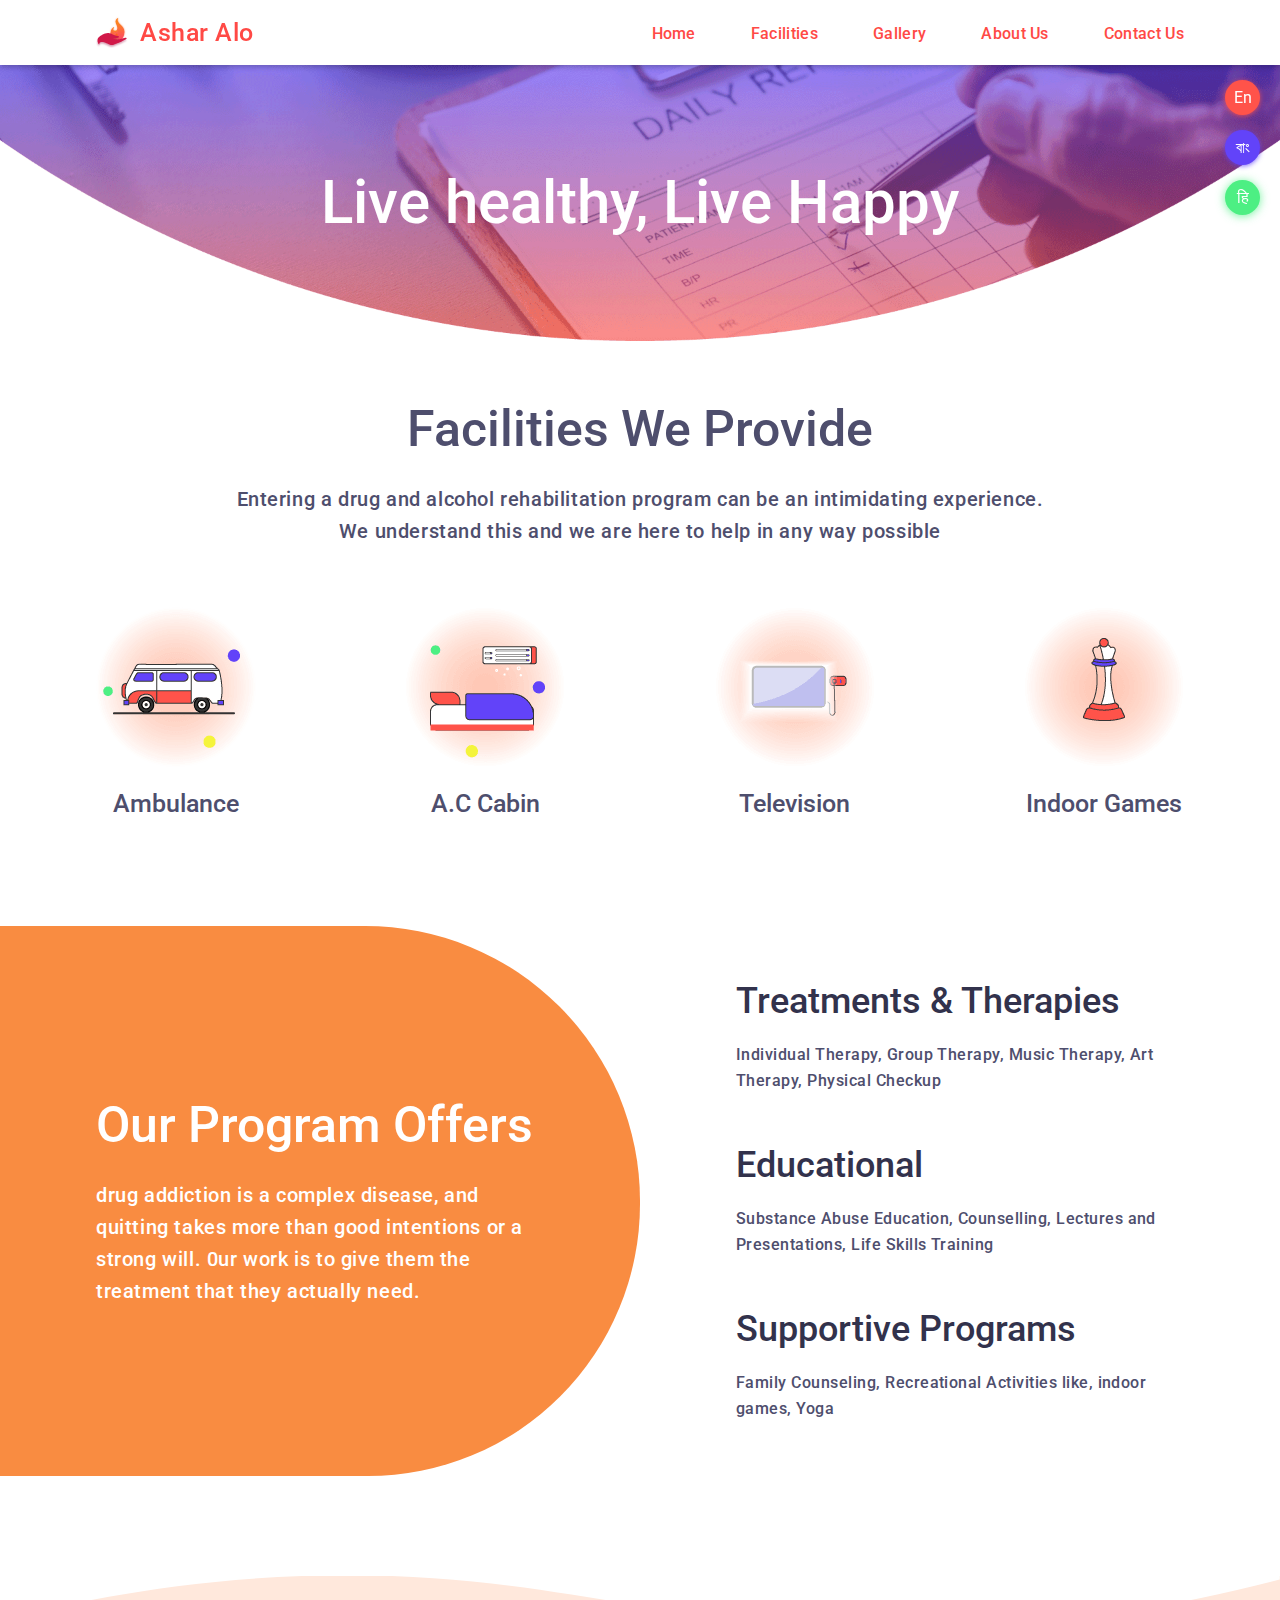
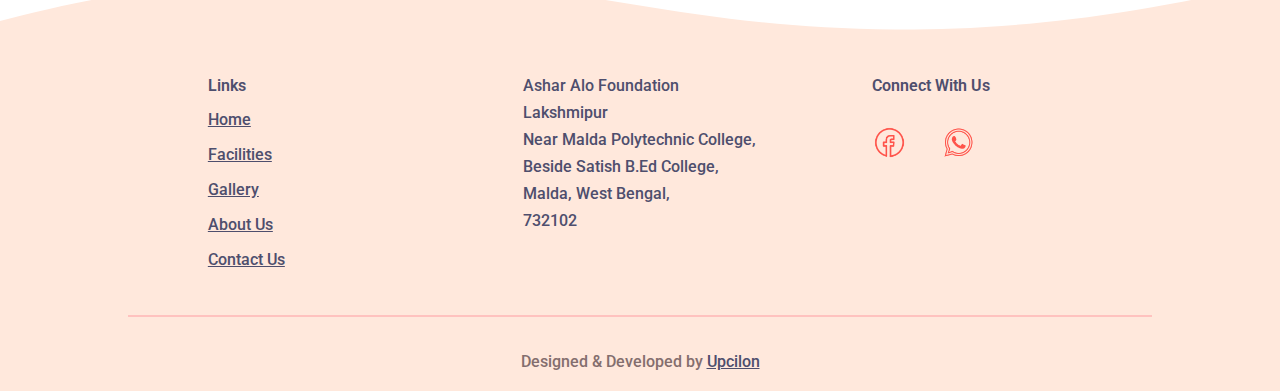
<file: facilities.html>
<!DOCTYPE html>
<html lang="en">
<head>
	<meta charset="UTF-8">
	<title>Facilities we provide in our rehabilitation center | Ashar Alo Foundation | Malda</title>
	<meta name="description" content="We, at our rehab based in Malda, West Bengal provide you or your loving one the right addiction treatment that fits you best to take care of your health and to recover from addiction faster.">
	<meta name="keywords" content="rehab, rehabilitation, rehabilitation center, addiction, treatment, drug, alcohol, quit, malda, kolkata, bengal, west bengal">
	<link rel="icon" type="image/png" href="assets/images/icon.png">

	<meta itemprop="name" content="Ashar Alo Foundation: Drugs and Alcohol Rehab"/>
    <meta itemprop="description" content="Facilities we provide at our rehabilitation in Malda, West Bengal"/>
    <meta itemprop="image" content="http://asharalo.in/assets/images/cover.jpg"/>

	<meta property="og:title" content="Ashar Alo Foundation | Drugs and Alcohol Rehab"/>
    <meta property="og:type" content="website"/>
    <meta property="og:url" content="http://asharalo.in/"/>
    <meta property="og:image" content="http://asharalo.in/assets/images/cover.jpg"/>
    <meta property="og:description" content="Facilities we provide at our rehabilitation in Malda, West Bengal"/>
    <meta property="og:site_name" content="asharalo"/>

	<meta name="viewport" content="width=device-width, initial-scale=1, maximum-scale=1.0">
	<link href="https://fonts.googleapis.com/css?family=Roboto:400,500" rel="stylesheet">
	<link rel="stylesheet" type="text/css" href="assets/styles/common/main.css">
	<link rel="stylesheet" type="text/css" media="screen and (min-width: 320px)" href="assets/styles/mobile/main.css">
	<link rel="stylesheet" type="text/css" media="screen and (min-width: 1024px)" href="assets/styles/desktop/main.css">
</head>
<body>
	<header>
		<div class="header-wrapper clearfix">
			<div id="logo">
				<img src="assets/images/logo.png">
				<a href="http://asharalo.in">Ashar Alo</a>
			</div>
			<div id="menu">
				<nav>
					<ul>
						<li><a href="http://asharalo.in">Home</a></li>
						<li><a href="facilities.html">Facilities</a></li>
						<li><a href="gallery.html">Gallery</a></li>
						<li><a href="about-us.html">About Us</a></li>
						<li><a href="contact-us.html">Contact Us</a></li>
					</ul>
				</nav>
			</div>

			<div id="ham">
				<button class="hamburger hamburger--spring" type="button">
				  <span class="hamburger-box">
				    <span class="hamburger-inner"></span>
				  </span>
				</button>
			</div>
		</div>
	</header>

	<article>
		<div class="cover">
			<div class="cover-text">Live healthy, Live Happy</div>
			<div class="cover-img"><img src="assets/images/cover-facilities.png"></div>
		</div>

		<div class="wrapper">
			<div>
				<div class="heading">Facilities We Provide</div>
				<div class="sub-heading">Entering a drug and alcohol rehabilitation program can be an intimidating experience. We understand this and we are here to help in any way possible</div>
				<div class="infos" style="border-bottom:none;">
					<div>
						<img src="assets/images/car.png">
						<div class="small-heading">Ambulance</div>
					</div>
					<div>
						<img src="assets/images/cabin.png">
						<div class="small-heading">A.C Cabin</div>
					</div>
					<div>
						<img src="assets/images/tv.png">
						<div class="small-heading">Television</div>
					</div>
					<div>
						<img src="assets/images/game.png">
						<div class="small-heading">Indoor Games</div>
					</div>
				</div>
			</div>
		</div>

		<div class="i-section programs">
			<div class="i-part programs-background">
				<div class="heading i-text-white">Our Program Offers</div>
				<div class="sub-heading i-text-white">drug addiction is a complex disease, and quitting takes more than good intentions or a strong will. 0ur work is to give them the treatment that they actually need.</div>
			</div>
			<div class="i-part">
				<div class="wrapper">
					<div class="para-heading">Treatments & Therapies</div>
					<div class="para">Individual Therapy,  Group Therapy,  Music Therapy, Art Therapy,  Physical Checkup</div>
					<div class="para-heading">Educational</div>
					<div class="para">Substance Abuse Education,  Counselling, Lectures and Presentations,  Life Skills Training</div>
					<div class="para-heading">Supportive Programs</div>
					<div class="para" style="margin-bottom:0">Family Counseling,  Recreational Activities like, indoor games,  Yoga</div>
				</div>
			</div>
		</div>

		<ul id="language">
			<li class="en" data-name="en">En</li>
			<li class="ben" data-name="ben">বাং</li>
			<li class="hin" data-name="hin">हि</li>
		</ul>
	</article>


	<footer>
		<div class="ft-wrapper">
			<div class="ft-content">
				<div class="ft-content-box">
					<div class="ft-heading">Links</div>
					<ul class="ft-menu">
						<li><a href="http://asharalo.in">Home</a></li>
						<li><a href="facilities.html">Facilities</a></li>
						<li><a href="gallery.html">Gallery</a></li>
						<li><a href="about-us.html">About Us</a></li>
						<li><a href="contact-us.html">Contact Us</a></li>
					</ul>
				</div>
				<div class="ft-content-box">
					<div class="ft-address">
						<div>Ashar Alo Foundation</div>
						<div>Lakshmipur</div>
						<div>Near Malda Polytechnic College,</div>
						<div>Beside Satish B.Ed College,</div>
						<div>Malda, West Bengal,</div>
						<div>732102</div>
					</div>
				</div>
				<div class="ft-content-box">
					<div class="ft-social">
						<div class="ft-heading">Connect With Us</div>
						<ul>
							<li id="whatsapp"><a href="https://www.facebook.com/aharalofoundation" target="_blank"><img src="assets/images/facebook.png" width="35px" height="35px"></a></li>
							<li><img src="assets/images/whatsapp.png" width="35px" height="35px"></li>
						</ul>
					</div>
				</div>
			</div>

			<div class="border"></div>

			<div id="by">Designed & Developed by <span><a href="">Upcilon</a></span></div>

		</div>

		<div class="ft-background">
			<svg version="1.1" xmlns="http://www.w3.org/2000/svg" xmlns:xlink="http://www.w3.org/1999/xlink" x="0px" y="0px"
				 viewBox="0 0 1920 82" xml:space="preserve">
			<style type="text/css">
				.st0{fill:#FFFFFF;}
			</style>
			<path class="st0" d="M0,0.2h522.7c-22.5,0-45.9,0.4-70,1.3C254.4,8.6,95.7,43.5,0,69V0.2z M522.7,0.2c316,0,485.5,79.8,819.6,81.6
				c131,0.7,331.4-10.8,577.7-75.1V0.2H522.7z"/>
			</svg>
		</div>

		<script type="text/javascript" src="assets/scripts/jquery.js"></script>
		<script type="text/javascript" src="assets/scripts/main.js"></script>

	</footer>

</body>
</html>
</file>
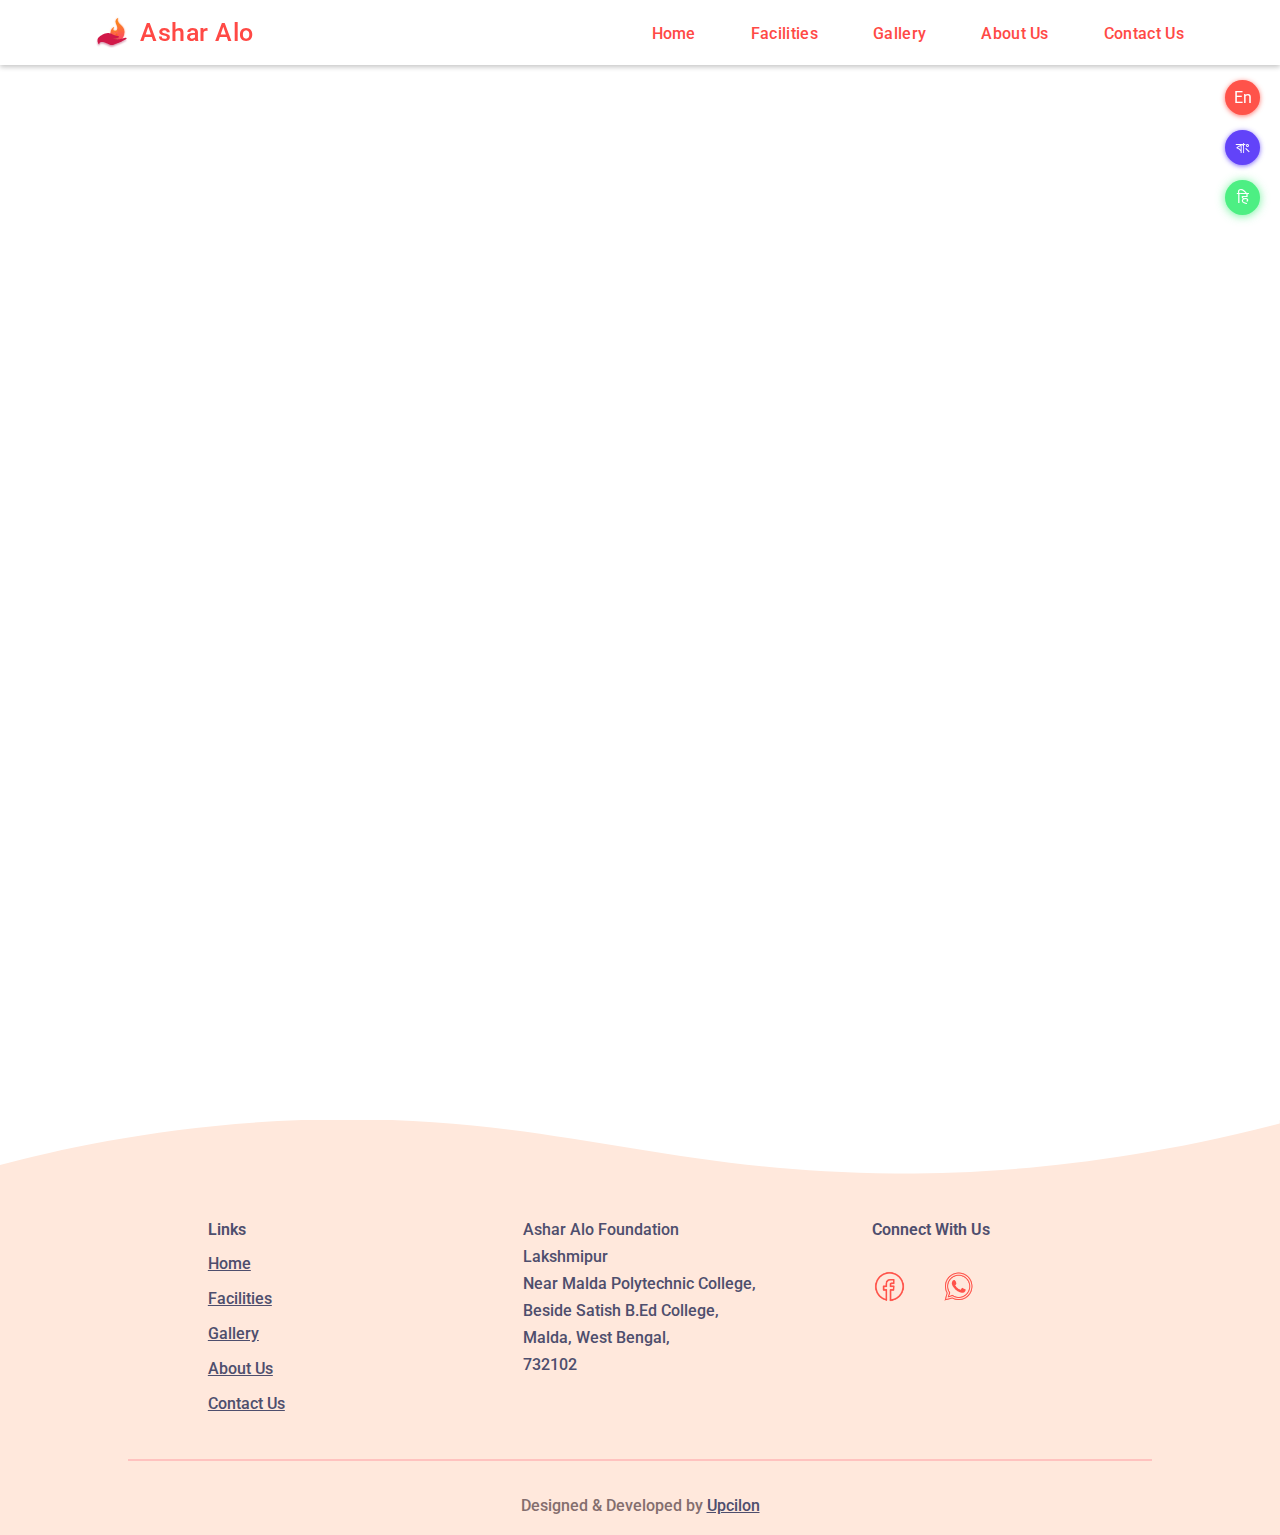
<file: gallery.html>
<!DOCTYPE html>
<html lang="en">
<head>
	<meta charset="UTF-8">
	<title>Gallery | Ashar Alo Foundation | Rehabilitation Center | Malda</title>
	<meta name="description" content="Photos of our drug and alcohol addiction recovery center in Malda. View the Environment, daily life of patients inside our rehab.">
	<meta name="keywords" content="rehab, rehabilitation, rehabilitation center, addiction, treatment, drug, alcohol, quit, malda, kolkata, bengal, west bengal">
	<link rel="icon" type="image/png" href="assets/images/icon.png">

	<meta itemprop="name" content="Ashar Alo Foundation: Drugs and Alcohol Rehab"/>
    <meta itemprop="description" content="Photos of our Drugs & Alcohol addiction treatment Center in Malda, West Bengal"/>
    <meta itemprop="image" content="http://asharalo.in/assets/images/cover.jpg"/>

	<meta property="og:title" content="Ashar Alo Foundation | Drugs and Alcohol Rehab"/>
    <meta property="og:type" content="website"/>
    <meta property="og:url" content="http://asharalo.in/"/>
    <meta property="og:image" content="http://asharalo.in/assets/images/cover.jpg"/>
    <meta property="og:description" content="Photos of our Drugs & Alcohol addiction treatment Center in Malda, West Bengal"/>
    <meta property="og:site_name" content="asharalo"/>

	<meta name="viewport" content="width=device-width, initial-scale=1, maximum-scale=1.0">
	<link href="https://fonts.googleapis.com/css?family=Roboto:400,500" rel="stylesheet">
	<link rel="stylesheet" type="text/css" href="assets/styles/common/main.css">
	<link rel="stylesheet" type="text/css" media="screen and (min-width: 320px)" href="assets/styles/mobile/main.css">
	<link rel="stylesheet" type="text/css" media="screen and (min-width: 1024px)" href="assets/styles/desktop/main.css">
</head>
<body>
	<header>
		<div class="header-wrapper clearfix">
			<div id="logo">
				<img src="assets/images/logo.png">
				<a href="http://asharalo.in">Ashar Alo</a>
			</div>
			<div id="menu">
				<nav>
					<ul>
						<li><a href="http://asharalo.in">Home</a></li>
						<li><a href="facilities.html">Facilities</a></li>
						<li><a href="gallery.html">Gallery</a></li>
						<li><a href="about-us.html">About Us</a></li>
						<li><a href="contact-us.html">Contact Us</a></li>
					</ul>
				</nav>
			</div>

			<div id="ham">
				<button class="hamburger hamburger--spring" type="button">
				  <span class="hamburger-box">
				    <span class="hamburger-inner"></span>
				  </span>
				</button>
			</div>
		</div>
	</header>

	<article>
			<ul class="gallery">

			</ul>


		<ul id="language">
			<li class="en" data-name="en">En</li>
			<li class="ben" data-name="ben">বাং</li>
			<li class="hin" data-name="hin">हि</li>
		</ul>
	</article>


	<footer>
		<div class="ft-wrapper">
			<div class="ft-content">
				<div class="ft-content-box">
					<div class="ft-heading">Links</div>
					<ul class="ft-menu">
						<li><a href="http://asharalo.in">Home</a></li>
						<li><a href="facilities.html">Facilities</a></li>
						<li><a href="gallery.html">Gallery</a></li>
						<li><a href="about-us.html">About Us</a></li>
						<li><a href="contact-us.html">Contact Us</a></li>
					</ul>
				</div>
				<div class="ft-content-box">
					<div class="ft-address">
						<div>Ashar Alo Foundation</div>
						<div>Lakshmipur</div>
						<div>Near Malda Polytechnic College,</div>
						<div>Beside Satish B.Ed College,</div>
						<div>Malda, West Bengal,</div>
						<div>732102</div>
					</div>
				</div>
				<div class="ft-content-box">
					<div class="ft-social">
						<div class="ft-heading">Connect With Us</div>
						<ul>
							<li id="whatsapp"><a href="https://www.facebook.com/aharalofoundation" target="_blank"><img src="assets/images/facebook.png" width="35px" height="35px"></a></li>
							<li><img src="assets/images/whatsapp.png" width="35px" height="35px"></li>
						</ul>
					</div>
				</div>
			</div>

			<div class="border"></div>

			<div id="by">Designed & Developed by <span><a href="">Upcilon</a></span></div>

		</div>

		<div class="ft-background">
			<svg version="1.1" xmlns="http://www.w3.org/2000/svg" xmlns:xlink="http://www.w3.org/1999/xlink" x="0px" y="0px"
				 viewBox="0 0 1920 82" xml:space="preserve">
			<style type="text/css">
				.st0{fill:#FFFFFF;}
			</style>
			<path class="st0" d="M0,0.2h522.7c-22.5,0-45.9,0.4-70,1.3C254.4,8.6,95.7,43.5,0,69V0.2z M522.7,0.2c316,0,485.5,79.8,819.6,81.6
				c131,0.7,331.4-10.8,577.7-75.1V0.2H522.7z"/>
			</svg>
		</div>

		<script type="text/javascript" src="assets/scripts/jquery.js"></script>
		<script type="text/javascript" src="assets/scripts/main.js"></script>

	</footer>

</body>
</html>
</file>
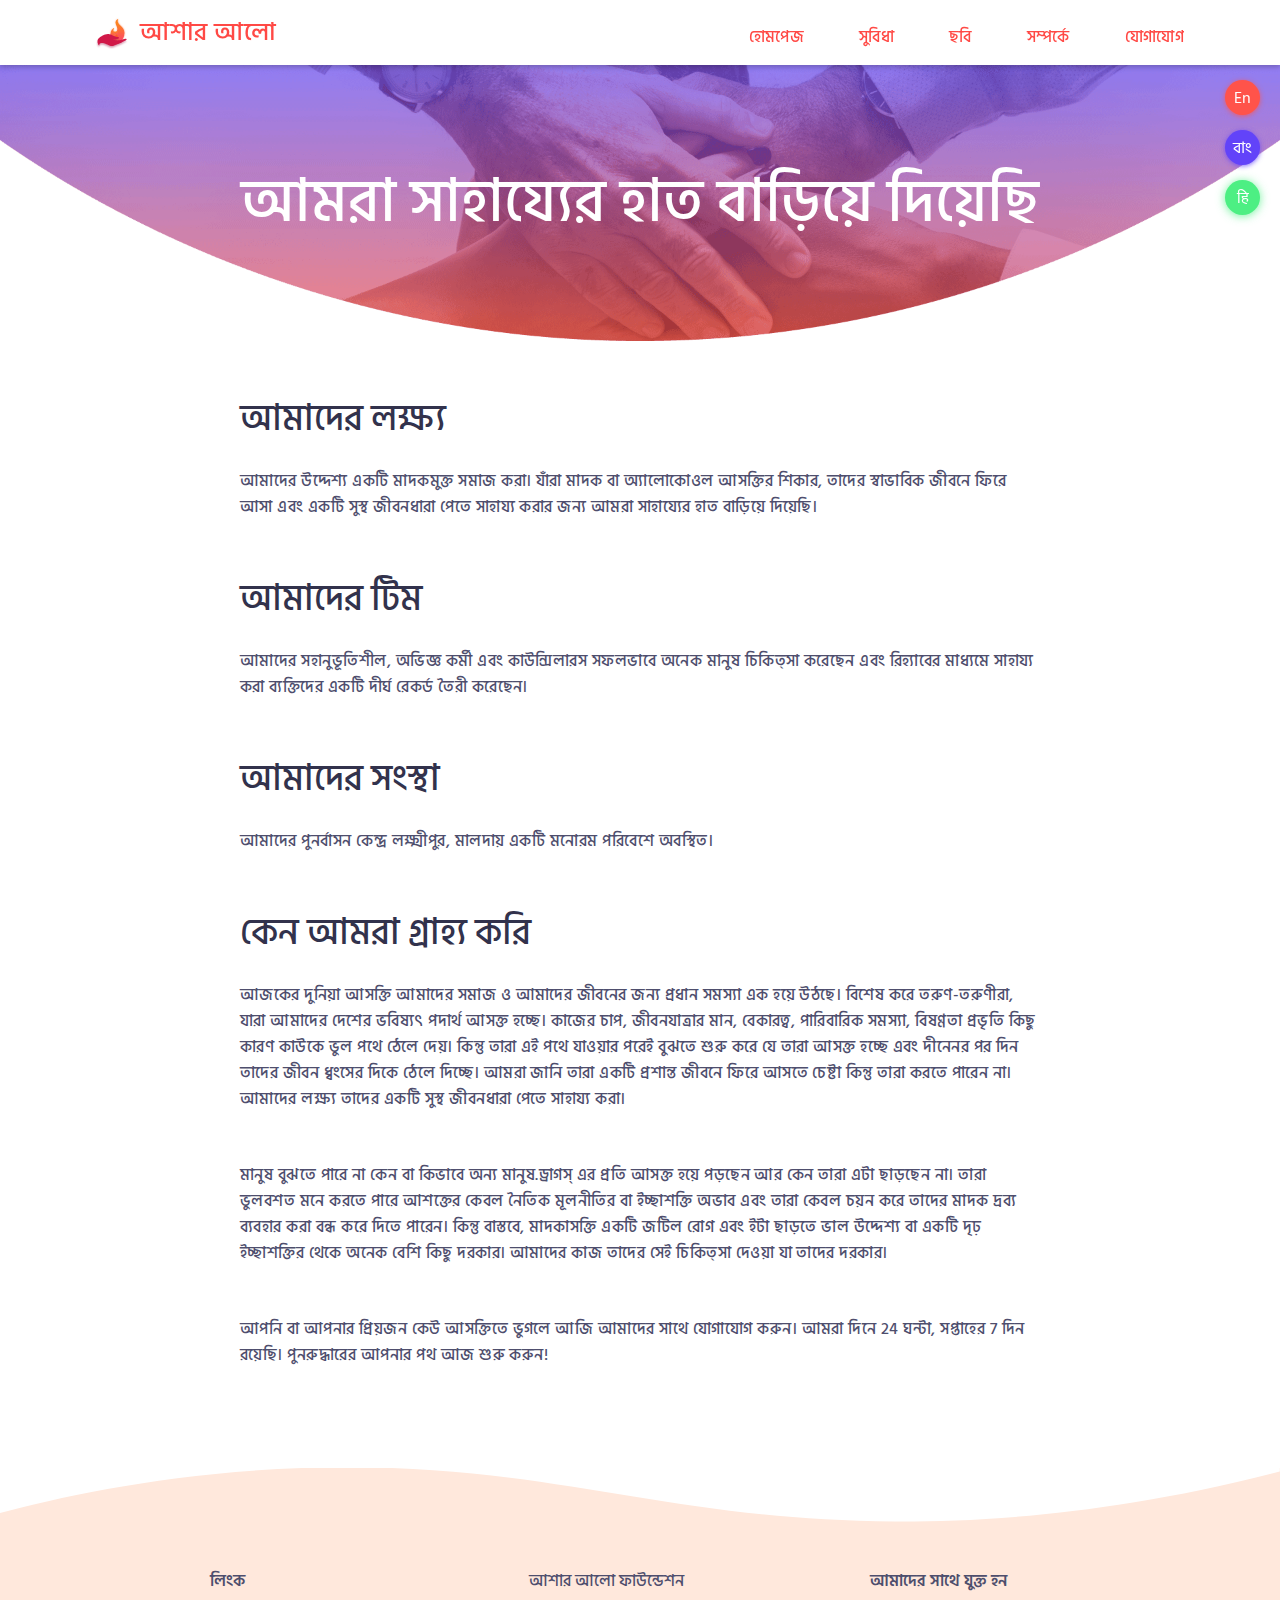
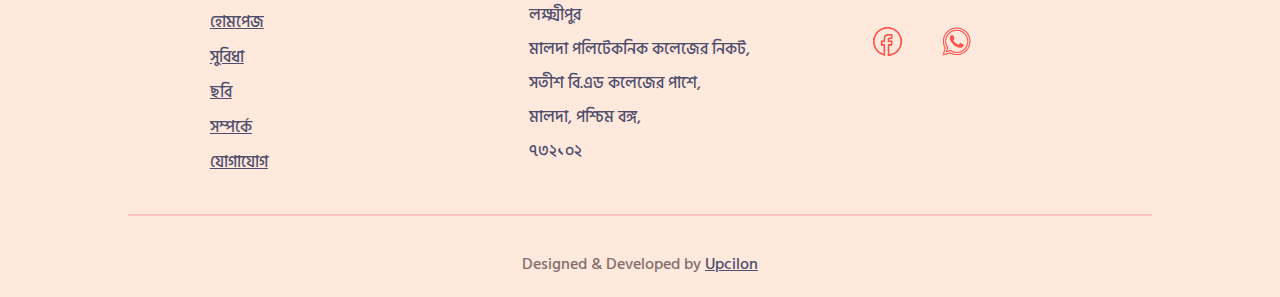
<file: ben/about-us.html>
<!DOCTYPE html>
<html lang="en">
<head>
	<meta charset="UTF-8">
	<title>আমাদের রিহ্যাবিলিটেশন সেন্টার সম্বন্ধে | আশার আলো ফাউন্ডেশন | রিহ্যাবিলিটেশন সেন্টার | মালদা</title>
	<meta name="description" content="আমরা আমাদের মালদায় প্রতিষ্ঠিত আশার আলো রিহ্যাবিলিটেশন সেন্টারে আপনাকে বা আপনার প্রিয়জনকে সঠিক চিকিৎসা প্রদান করে নেশার সমস্যা থেকে মুক্তি পেতে এবং একটি সুস্থ জীবন পেতে সাহায্য করার জন্য যা সুবিধে দিতে হয় তার জন্য আমরা সবসময় তৎপর।">
	<meta name="keywords" content="রিহাব, রিহ্যাবিলিটেশন, রিহ্যাবিলিটেশন সেন্টার, নেশা, নেশা ছাড়া, চিকিৎসা, মালদা, পশ্চিম বঙ্গ, ওয়েস্ট বেঙ্গল, ড্রাগ, এলকোহল, মদ, গাঁজা">
	<link rel="icon" type="image/png" href="../assets/images/icon.png">

	<meta itemprop="name" content="Ashar Alo Foundation: Drugs and Alcohol Rehab"/>
    <meta itemprop="description" content="About our drugs and alcohol rehabilitation in Malda, West Bengal"/>
    <meta itemprop="image" content="http://asharalo.in/assets/images/cover.jpg"/>

	<meta property="og:title" content="Ashar Alo Foundation | Drugs and Alcohol Rehab"/>
    <meta property="og:type" content="website"/>
    <meta property="og:url" content="http://asharalo.in/"/>
    <meta property="og:image" content="http://asharalo.in/assets/images/cover.jpg"/>
    <meta property="og:description" content="About our drugs and alcohol rehabilitation in Malda, West Bengal"/>
    <meta property="og:site_name" content="asharalo"/>

	<meta name="viewport" content="width=device-width, initial-scale=1, maximum-scale=1.0">
	<link href="https://fonts.googleapis.com/css?family=Hind+Siliguri:400,500" rel="stylesheet">
	<link rel="stylesheet" type="text/css" href="../assets/styles/common/main.css">
	<link rel="stylesheet" type="text/css" media="screen and (min-width: 320px)" href="../assets/styles/mobile/main.css">
	<link rel="stylesheet" type="text/css" media="screen and (min-width: 1024px)" href="../assets/styles/desktop/main.css">
	<style type="text/css">
		*{
			font-family: 'Hind Siliguri', sans-serif !important;
		}
		#logo{
			margin-top: -4px;
		}
		#language li{
			padding: 5px 7px !important;
		}
	</style>
</head>
<body>
	<header>
		<div class="header-wrapper clearfix">
			<div id="logo">
				<img src="../assets/images/logo.png">
				<a href="http://asharalo.in/ben">আশার আলো</a>
			</div>
			<div id="menu">
				<nav>
					<ul>
						<li><a href="http://asharalo.in/ben">হোমপেজ</a></li>
						<li><a href="facilities.html">সুবিধা</a></li>
						<li><a href="gallery.html">ছবি</a></li>
						<li><a href="about-us.html">সম্পর্কে</a></li>
						<li><a href="contact-us.html">যোগাযোগ</a></li>
					</ul>
				</nav>
			</div>

			<div id="ham">
				<button class="hamburger hamburger--spring" type="button">
				  <span class="hamburger-box">
				    <span class="hamburger-inner"></span>
				  </span>
				</button>
			</div>
		</div>
	</header>

	<article>
		<div class="cover">
			<div class="cover-text">আমরা সাহায্যের হাত বাড়িয়ে দিয়েছি</div>
			<div class="cover-img"><img src="../assets/images/cover-about.png"></div>
		</div>

		<div class="para-wrapper">
			<div class="para-heading">আমাদের লক্ষ্য</div>
			<div class="para">আমাদের উদ্দেশ্য একটি মাদকমুক্ত সমাজ করা। যাঁরা মাদক বা অ্যালোকোওল আসক্তির শিকার, তাদের স্বাভাবিক জীবনে ফিরে আসা এবং একটি সুস্থ জীবনধারা পেতে সাহায্য করার জন্য আমরা সাহায্যের হাত বাড়িয়ে দিয়েছি।</div>

			<div class="para-heading">আমাদের টিম</div>
			<div class="para">আমাদের সহানুভূতিশীল, অভিজ্ঞ কর্মী এবং কাউন্সিলারস সফলভাবে অনেক মানুষ চিকিত্সা করেছেন এবং রিহ্যাবের মাধ্যমে সাহায্য করা ব্যক্তিদের একটি দীর্ঘ রেকর্ড তৈরী করেছেন।</div>

			<div class="para-heading">আমাদের সংস্থা</div>
			<div class="para">আমাদের পুনর্বাসন কেন্দ্র লক্ষ্মীপুর, মালদায় একটি মনোরম পরিবেশে অবস্থিত।</div>

			<div class="para-heading">কেন আমরা গ্রাহ্য করি</div>
			<div class="para">আজকের দুনিয়া আসক্তি আমাদের সমাজ ও আমাদের জীবনের জন্য প্রধান সমস্যা এক হয়ে উঠছে। বিশেষ করে তরুণ-তরুণীরা, যারা আমাদের দেশের ভবিষ্যৎ পদার্থ আসক্ত হচ্ছে। কাজের চাপ, জীবনযাত্রার মান, বেকারত্ব, পারিবারিক সমস্যা, বিষণ্ণতা প্রভৃতি কিছু কারণ কাউকে ভুল পথে ঠেলে দেয়। কিন্তু তারা এই পথে যাওয়ার পরেই বুঝতে শুরু করে যে তারা আসক্ত হচ্ছে এবং দীনেনর পর দিন তাদের জীবন ধ্বংসের দিকে ঠেলে দিচ্ছে। আমরা জানি তারা একটি প্রশান্ত জীবনে ফিরে আসতে চেষ্টা কিন্তু তারা করতে পারেন না। আমাদের লক্ষ্য তাদের একটি সুস্থ জীবনধারা পেতে সাহায্য করা।</div>

			<div class="para">মানুষ বুঝতে পারে না কেন বা কিভাবে অন্য মানুষ.ড্রাগস্ এর প্রতি আসক্ত হয়ে পড়ছেন আর কেন তারা এটা ছাড়ছেন না। তারা ভুলবশত মনে করতে পারে আশক্তের কেবল নৈতিক মূলনীতির বা ইচ্ছাশক্তি অভাব এবং তারা কেবল চয়ন করে তাদের মাদক দ্রব্য ব্যবহার করা বন্ধ করে দিতে পারেন। কিন্তু বাস্তবে, মাদকাসক্তি একটি জটিল রোগ এবং ইটা ছাড়তে ভাল উদ্দেশ্য বা একটি দৃঢ় ইচ্ছাশক্তির থেকে অনেক বেশি কিছু দরকার। আমাদের কাজ তাদের সেই চিকিত্সা দেওয়া যা তাদের দরকার।</div>

			<div class="para">আপনি বা আপনার প্রিয়জন কেউ আসক্তিতে ভুগলে আজি আমাদের সাথে যোগাযোগ করুন। আমরা দিনে 24 ঘন্টা, সপ্তাহের 7 দিন রয়েছি। পুনরুদ্ধারের আপনার পথ আজ শুরু করুন!</div>
		</div>

		<ul id="language">
			<li class="en" data-name="en">En</li>
			<li class="ben" data-name="ben">বাং</li>
			<li class="hin" data-name="hin">हि</li>
		</ul>
	</article>


	<footer>
		<div class="ft-wrapper">
			<div class="ft-content">
				<div class="ft-content-box">
					<div class="ft-heading">লিংক</div>
					<ul class="ft-menu">
						<li><a href="http://asharalo.in/ben">হোমপেজ</a></li>
						<li><a href="facilities.html">সুবিধা</a></li>
						<li><a href="gallery.html">ছবি</a></li>
						<li><a href="about-us.html">সম্পর্কে</a></li>
						<li><a href="contact-us.html">যোগাযোগ</a></li>
					</ul>
				</div>
				<div class="ft-content-box">
					<div class="ft-address">
						<div>আশার আলো ফাউন্ডেশন</div>
						<div>লক্ষ্মীপুর</div>
						<div>মালদা পলিটেকনিক কলেজের নিকট,</div>
						<div>সতীশ বি.এড কলেজের পাশে,</div>
						<div>মালদা, পশ্চিম বঙ্গ,</div>
						<div>৭৩২১০২</div>
					</div>
				</div>
				<div class="ft-content-box">
					<div class="ft-social">
						<div class="ft-heading">আমাদের সাথে যুক্ত হন</div>
						<ul>
							<li id="whatsapp"><a href="https://www.facebook.com/aharalofoundation" target="_blank"><img src="../assets/images/facebook.png" width="35px" height="35px"></a></li>
							<li><img src="../assets/images/whatsapp.png" width="35px" height="35px"></li>
						</ul>
					</div>
				</div>
			</div>

			<div class="border"></div>

			<div id="by">Designed & Developed by <span><a style="text-decoration: underline;" href="http://upcilon.in">Upcilon</a></span></div>

		</div>

		<div class="ft-background">
			<svg version="1.1" xmlns="http://www.w3.org/2000/svg" xmlns:xlink="http://www.w3.org/1999/xlink" x="0px" y="0px"
				 viewBox="0 0 1920 82" xml:space="preserve">
			<style type="text/css">
				.st0{fill:#FFFFFF;}
			</style>
			<path class="st0" d="M0,0.2h522.7c-22.5,0-45.9,0.4-70,1.3C254.4,8.6,95.7,43.5,0,69V0.2z M522.7,0.2c316,0,485.5,79.8,819.6,81.6
				c131,0.7,331.4-10.8,577.7-75.1V0.2H522.7z"/>
			</svg>
		</div>

		<script type="text/javascript" src="../assets/scripts/jquery.js"></script>
		<script type="text/javascript" src="../assets/scripts/main.js"></script>

	</footer>

</body>
</html>
</file>
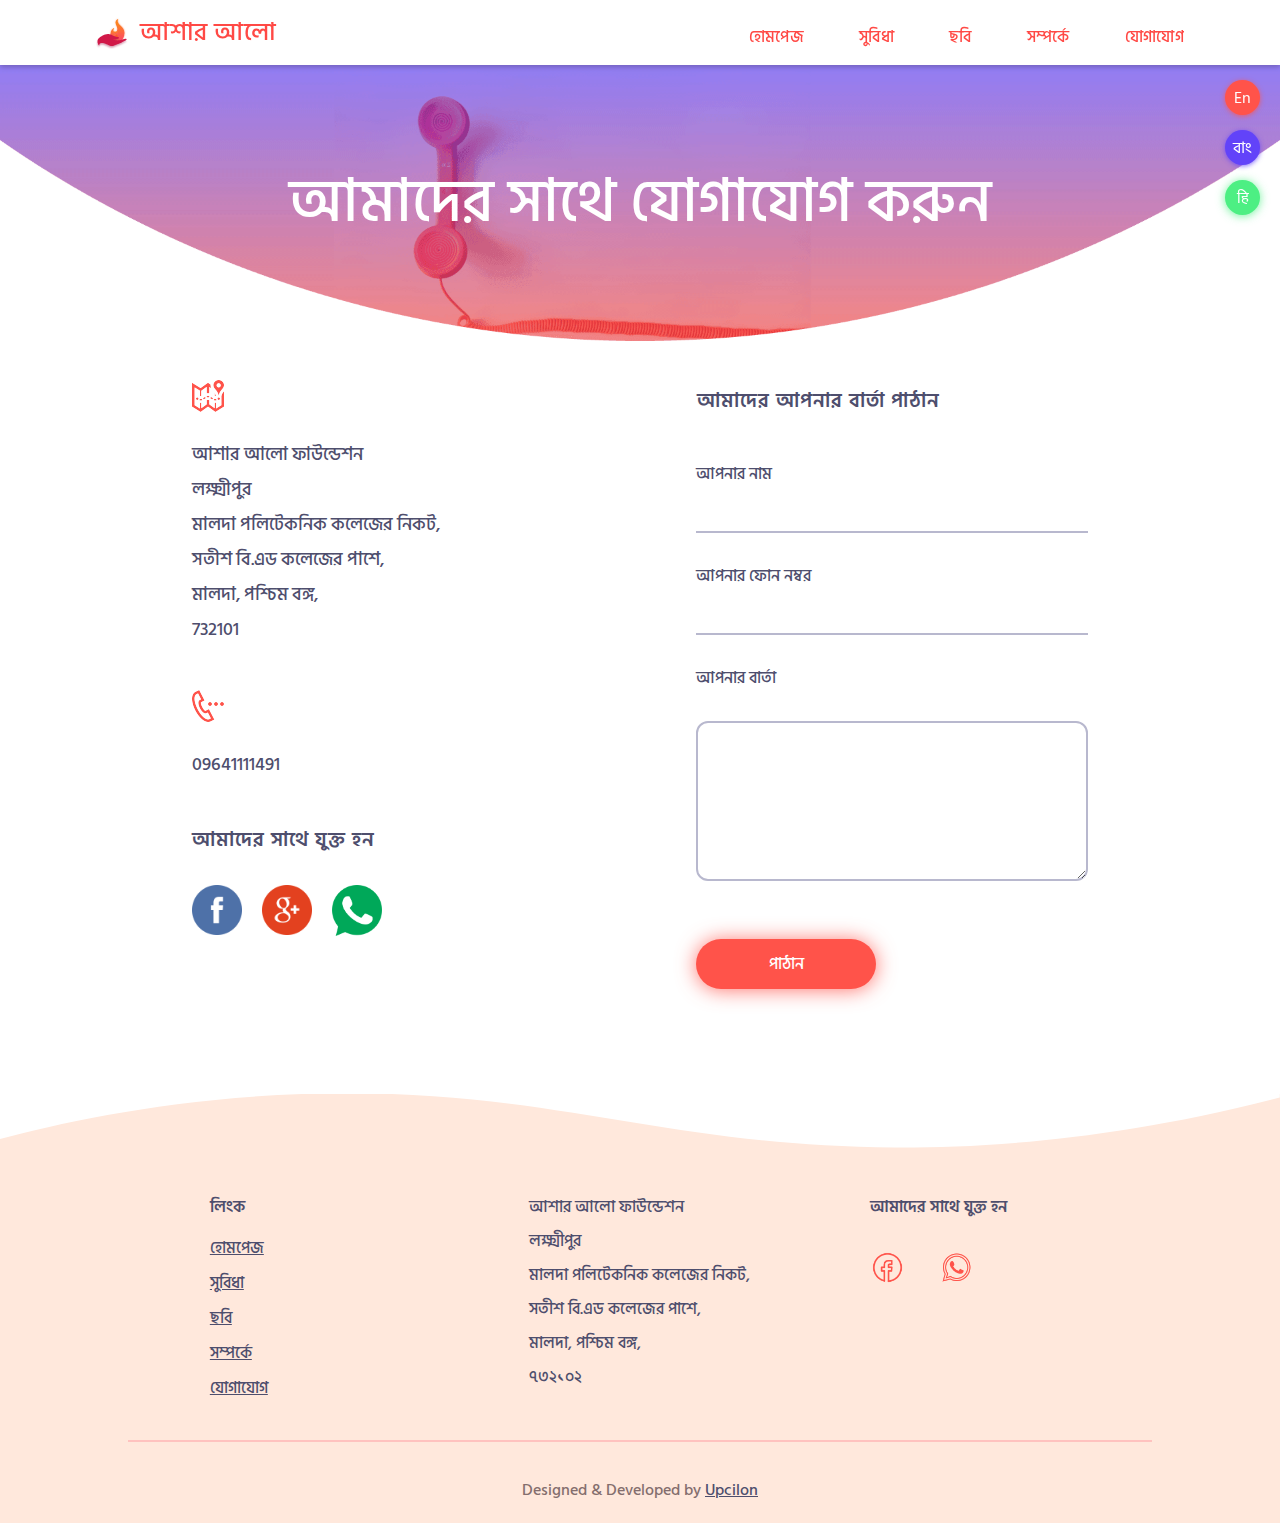
<file: ben/contact-us.html>
<!DOCTYPE html>
<html lang="en">
<head>
	<meta charset="UTF-8">
	<title>যোগাযোগ করুন | আশার আলো ফাউন্ডেশন | রিহ্যাবিলিটেশন সেন্টার | মালদা</title>
	<meta name="description" content="আপনি বা আপনার প্রিয়জন কি নেশার সমস্যায় ভুগছেন? আজই আমাদের সাথে যোগাযোগ করুন। আমাদের রিহাব লক্ষ্মীপুর, মালদায় পলিটেকনিক কলেজের কাছে এবং সতীশ বি.এড কলেজের পাশে অবস্থিত।">
	<meta name="keywords" content="রিহাব, রিহ্যাবিলিটেশন, রিহ্যাবিলিটেশন সেন্টার, নেশা, নেশা ছাড়া, চিকিৎসা, মালদা, পশ্চিম বঙ্গ, ওয়েস্ট বেঙ্গল, ড্রাগ, এলকোহল, মদ, গাঁজা">
	<link rel="icon" type="image/png" href="../assets/images/icon.png">

	<meta itemprop="name" content="Ashar Alo Foundation: Drugs and Alcohol Rehab"/>
    <meta itemprop="description" content="Contact us at our rehabilitation in Malda, West Bengal"/>
    <meta itemprop="image" content="http://asharalo.in/assets/images/cover.jpg"/>

	<meta property="og:title" content="Ashar Alo Foundation | Drugs and Alcohol Rehab"/>
    <meta property="og:type" content="website"/>
    <meta property="og:url" content="http://asharalo.in/"/>
    <meta property="og:image" content="http://asharalo.in/assets/images/cover.jpg"/>
    <meta property="og:description" content="Contact us at our rehabilitation in Malda, West Bengal"/>
    <meta property="og:site_name" content="asharalo"/>

	<meta name="viewport" content="width=device-width, initial-scale=1, maximum-scale=1.0">
	<link href="https://fonts.googleapis.com/css?family=Hind+Siliguri:400,500" rel="stylesheet">
	<link rel="stylesheet" type="text/css" href="../assets/styles/common/main.css">
	<link rel="stylesheet" type="text/css" media="screen and (min-width: 320px)" href="../assets/styles/mobile/main.css">
	<link rel="stylesheet" type="text/css" media="screen and (min-width: 1024px)" href="../assets/styles/desktop/main.css">
	<style type="text/css">
		*{
			font-family: 'Hind Siliguri', sans-serif !important;
		}
		#logo{
			margin-top: -4px;
		}
		#language li{
			padding: 5px 7px !important;
		}
	</style>
</head>
<body>
	<header>
		<div class="header-wrapper clearfix">
			<div id="logo">
				<img src="../assets/images/logo.png">
				<a href="http://asharalo.in/ben">আশার আলো</a>
			</div>
			<div id="menu">
				<nav>
					<ul>
						<li><a href="http://asharalo.in/ben">হোমপেজ</a></li>
						<li><a href="facilities.html">সুবিধা</a></li>
						<li><a href="gallery.html">ছবি</a></li>
						<li><a href="about-us.html">সম্পর্কে</a></li>
						<li><a href="contact-us.html">যোগাযোগ</a></li>
					</ul>
				</nav>
			</div>

			<div id="ham">
				<button class="hamburger hamburger--spring" type="button">
				  <span class="hamburger-box">
				    <span class="hamburger-inner"></span>
				  </span>
				</button>
			</div>
		</div>
	</header>

	<article>
		<div class="cover">
			<div class="cover-text">আমাদের সাথে যোগাযোগ করুন</div>
			<div class="cover-img"><img src="../assets/images/cover-contact.png"></div>
		</div>

		<div class="wrapper">
			<div class="i-section contact">
				<div class="i-part">
					<div class="contact-part">
						<div><img src="../assets/images/location.png"></div>
						<div class="address p">
							<div>আশার আলো ফাউন্ডেশন</div>
							<div>লক্ষ্মীপুর</div>
							<div>মালদা পলিটেকনিক কলেজের নিকট,</div>
							<div>সতীশ বি.এড কলেজের পাশে,</div>
							<div>মালদা, পশ্চিম বঙ্গ,</div>
							<div>732101</div>
						</div>
					</div>
					<div class="contact-part">
						<div><img src="../assets/images/phone.png"></div>
						<div class="phone p">
							<div>09641111491</div>
						</div>
					</div>
					<div class="contact-part">
						<div class="atta">আমাদের সাথে যুক্ত হন</div>
						<ul class="social">
							<li><a href="https://www.facebook.com/aharalofoundation" target="_blank"><img src="../assets/images/c-facebook.png"></a></li>
							<li><img src="../assets/images/c-google.png"></li>
							<li id="c-whatsapp"><img src="../assets/images/c-whatsapp.png"></li>
						</ul>
					</div>
				</div>

				<div class="i-part form-cover">
					<div class="atta">আমাদের আপনার বার্তা পাঠান</div>
					<div class="i-form-container">
						<form class="ajaxForm" action="https://formcarry.com/s/yyg1X0cPX9f" method="POST" accept-charset="UTF-8">
							<div class="form-input">
								<div class="label">আপনার নাম</div>
								<input type="text" name="name" autocomplete="off">
							</div>
							<div class="form-input">
								<div class="label">আপনার ফোন নম্বর</div>
								<input type="text" name="number" autocomplete="off">
							</div>
							<div class="form-input">
								<div class="label">আপনার বার্তা</div>
								<textarea name="message"></textarea>
							</div>
							<div class="button-cover">
								<input class="button" type="submit" value="পাঠান">
							</div>
							<input type="hidden" name="_gotcha">
						</form>
					</div>
				</div>

			</div>
		</div>

		<ul id="language">
			<li class="en" data-name="en">En</li>
			<li class="ben" data-name="ben">বাং</li>
			<li class="hin" data-name="hin">हि</li>
		</ul>
	</article>


	<footer>
		<div class="ft-wrapper">
			<div class="ft-content">
				<div class="ft-content-box">
					<div class="ft-heading">লিংক</div>
					<ul class="ft-menu">
						<li><a href="http://asharalo.in/ben">হোমপেজ</a></li>
						<li><a href="facilities.html">সুবিধা</a></li>
						<li><a href="gallery.html">ছবি</a></li>
						<li><a href="about-us.html">সম্পর্কে</a></li>
						<li><a href="contact-us.html">যোগাযোগ</a></li>
					</ul>
				</div>
				<div class="ft-content-box">
					<div class="ft-address">
						<div>আশার আলো ফাউন্ডেশন</div>
						<div>লক্ষ্মীপুর</div>
						<div>মালদা পলিটেকনিক কলেজের নিকট,</div>
						<div>সতীশ বি.এড কলেজের পাশে,</div>
						<div>মালদা, পশ্চিম বঙ্গ,</div>
						<div>৭৩২১০২</div>
					</div>
				</div>
				<div class="ft-content-box">
					<div class="ft-social">
						<div class="ft-heading">আমাদের সাথে যুক্ত হন</div>
						<ul>
							<li><a href="https://www.facebook.com/aharalofoundation" target="_blank"><img src="../assets/images/facebook.png" width="35px" height="35px"></a></li>
							<li id="whatsapp"><img src="../assets/images/whatsapp.png" width="35px" height="35px"></li>
						</ul>
					</div>
				</div>
			</div>

			<div class="border"></div>

			<div id="by">Designed & Developed by <span><a style="text-decoration: underline;" href="http://upcilon.in">Upcilon</a></span></div>

		</div>

		<div class="ft-background">
			<svg version="1.1" xmlns="http://www.w3.org/2000/svg" xmlns:xlink="http://www.w3.org/1999/xlink" x="0px" y="0px"
				 viewBox="0 0 1920 82" xml:space="preserve">
			<style type="text/css">
				.st0{fill:#FFFFFF;}
			</style>
			<path class="st0" d="M0,0.2h522.7c-22.5,0-45.9,0.4-70,1.3C254.4,8.6,95.7,43.5,0,69V0.2z M522.7,0.2c316,0,485.5,79.8,819.6,81.6
				c131,0.7,331.4-10.8,577.7-75.1V0.2H522.7z"/>
			</svg>
		</div>

		<script type="text/javascript" src="../assets/scripts/jquery.js"></script>
		<script type="text/javascript" src="../assets/scripts/main.js"></script>

	</footer>

</body>
</html>
</file>
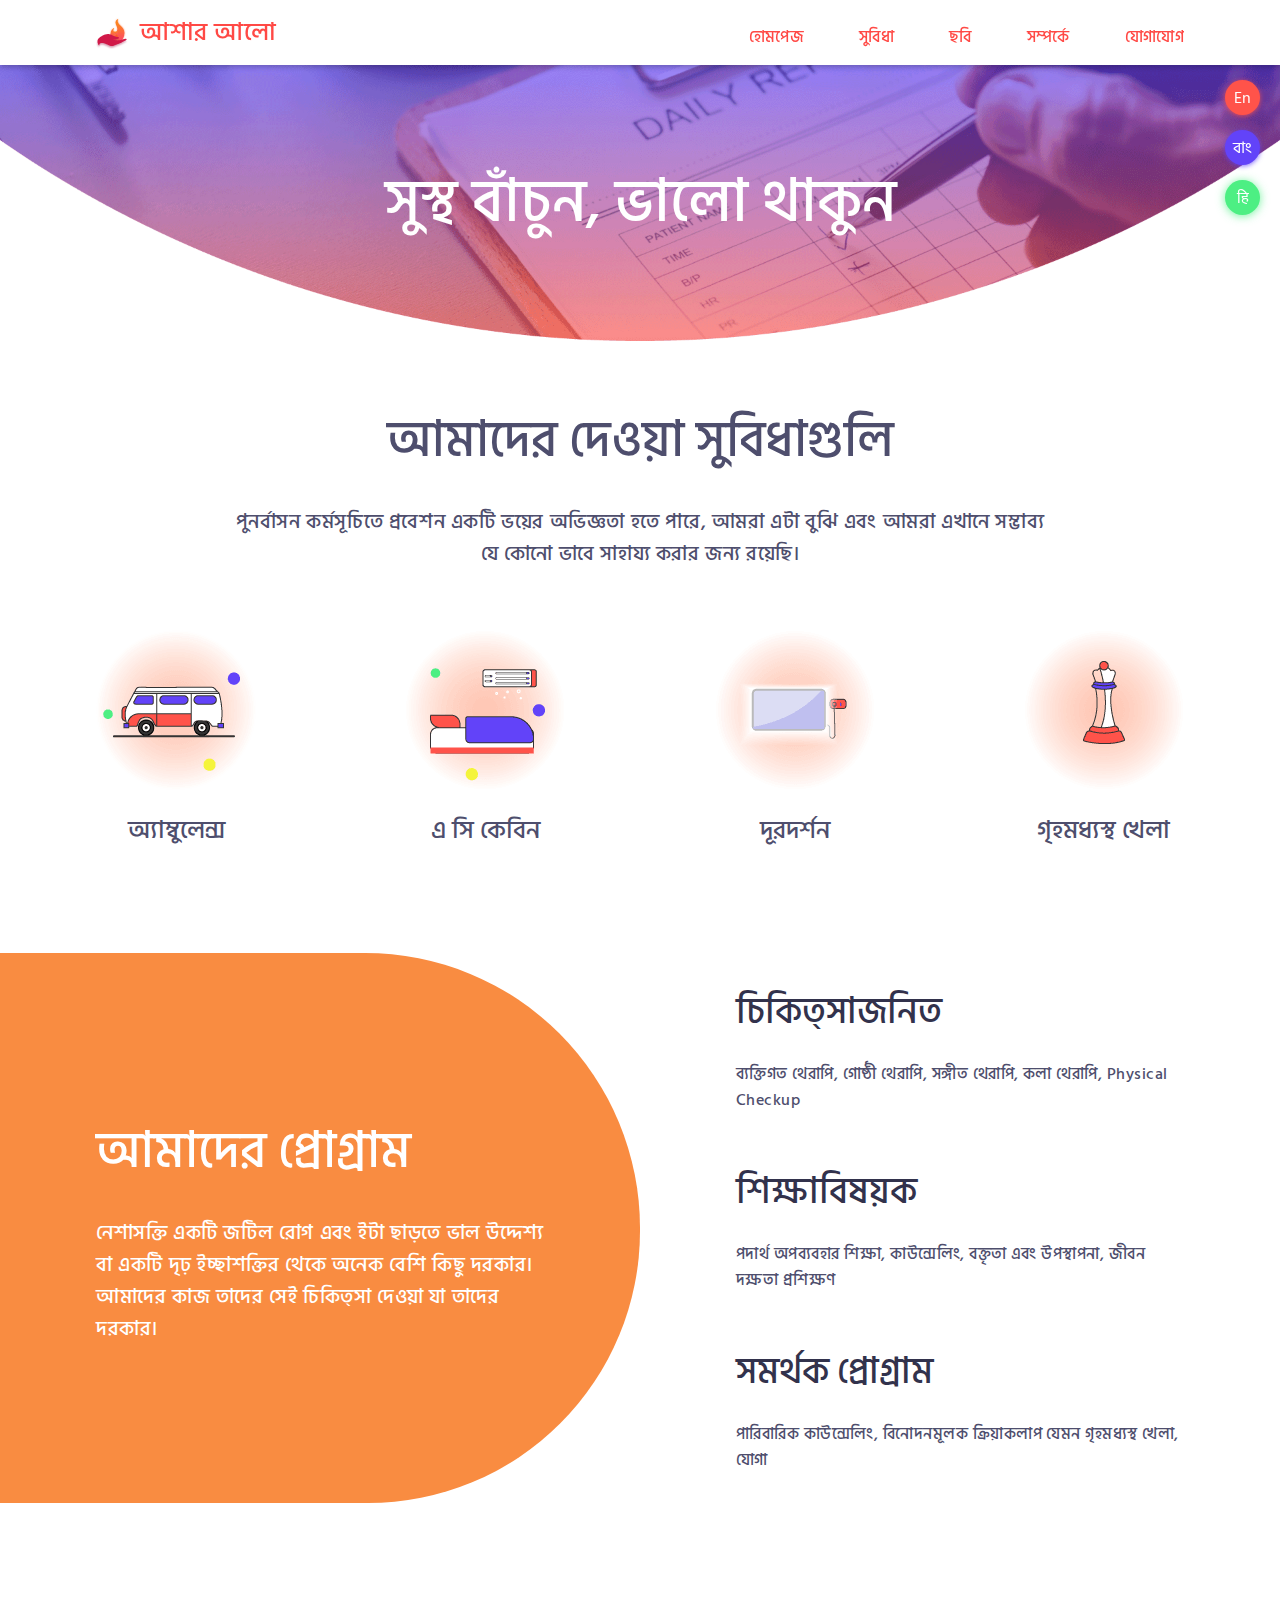
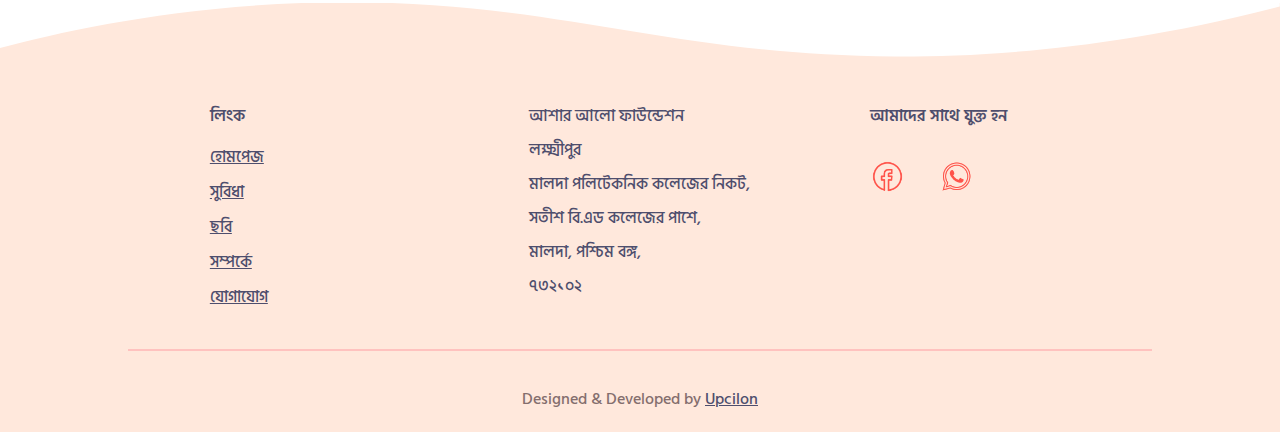
<file: ben/facilities.html>
<!DOCTYPE html>
<html lang="en">
<head>
	<meta charset="UTF-8">
	<title>আমাদের রিহ্যাবিলিটেশন সেন্টারের সুবিধা গুলি | আশার আলো ফাউন্ডেশন | রিহ্যাবিলিটেশন সেন্টার | মালদা</title>
	<meta name="description" content="আমরা আমাদের মালদায় প্রতিষ্ঠিত আশার আলো রিহ্যাবিলিটেশন সেন্টারে আপনাকে বা আপনার প্রিয়জনকে সঠিক চিকিৎসা প্রদান করে নেশার সমস্যা থেকে মুক্তি পেতে এবং একটি সুস্থ জীবন পেতে সাহায্য করার জন্য যা সুবিধে দিতে হয় তার জন্য আমরা সবসময় তৎপর।">
	<meta name="keywords" content="রিহাব, রিহ্যাবিলিটেশন, রিহ্যাবিলিটেশন সেন্টার, নেশা, নেশা ছাড়া, চিকিৎসা, মালদা, পশ্চিম বঙ্গ, ওয়েস্ট বেঙ্গল, ড্রাগ, এলকোহল, মদ, গাঁজা">
	<link rel="icon" type="image/png" href="../assets/images/icon.png">

	<meta itemprop="name" content="Ashar Alo Foundation: Drugs and Alcohol Rehab"/>
    <meta itemprop="description" content="Facilities we provide at our rehabilitation in Malda, West Bengal"/>
    <meta itemprop="image" content="http://asharalo.in/assets/images/cover.jpg"/>

	<meta property="og:title" content="Ashar Alo Foundation | Drugs and Alcohol Rehab"/>
    <meta property="og:type" content="website"/>
    <meta property="og:url" content="http://asharalo.in/"/>
    <meta property="og:image" content="http://asharalo.in/assets/images/cover.jpg"/>
    <meta property="og:description" content="Facilities we provide at our rehabilitation in Malda, West Bengal"/>
    <meta property="og:site_name" content="asharalo"/>

	<meta name="viewport" content="width=device-width, initial-scale=1, maximum-scale=1.0">
	<link href="https://fonts.googleapis.com/css?family=Hind+Siliguri:400,500" rel="stylesheet">
	<link rel="stylesheet" type="text/css" href="../assets/styles/common/main.css">
	<link rel="stylesheet" type="text/css" media="screen and (min-width: 320px)" href="../assets/styles/mobile/main.css">
	<link rel="stylesheet" type="text/css" media="screen and (min-width: 1024px)" href="../assets/styles/desktop/main.css">
	<style type="text/css">
		*{
			font-family: 'Hind Siliguri', sans-serif !important;
		}
		#logo{
			margin-top: -4px;
		}
		#language li{
			padding: 5px 7px !important;
		}
	</style>
</head>
<body>
	<header>
		<div class="header-wrapper clearfix">
			<div id="logo">
				<img src="../assets/images/logo.png">
				<a href="http://asharalo.in/ben">আশার আলো</a>
			</div>
			<div id="menu">
				<nav>
					<ul>
						<li><a href="http://asharalo.in/ben">হোমপেজ</a></li>
						<li><a href="facilities.html">সুবিধা</a></li>
						<li><a href="gallery.html">ছবি</a></li>
						<li><a href="about-us.html">সম্পর্কে</a></li>
						<li><a href="contact-us.html">যোগাযোগ</a></li>
					</ul>
				</nav>
			</div>

			<div id="ham">
				<button class="hamburger hamburger--spring" type="button">
				  <span class="hamburger-box">
				    <span class="hamburger-inner"></span>
				  </span>
				</button>
			</div>
		</div>
	</header>

	<article>
		<div class="cover">
			<div class="cover-text">সুস্থ বাঁচুন, ভালো থাকুন</div>
			<div class="cover-img"><img src="../assets/images/cover-facilities.png"></div>
		</div>

		<div class="wrapper">
			<div>
				<div class="heading">আমাদের দেওয়া সুবিধাগুলি</div>
				<div class="sub-heading">পুনর্বাসন কর্মসূচিতে প্রবেশন একটি ভয়ের অভিজ্ঞতা হতে পারে, আমরা এটা বুঝি এবং আমরা এখানে সম্ভাব্য যে কোনো ভাবে সাহায্য করার জন্য রয়েছি।</div>
				<div class="infos" style="border-bottom:none;">
					<div>
						<img src="../assets/images/car.png">
						<div class="small-heading">অ্যাম্বুলেন্স</div>
					</div>
					<div>
						<img src="../assets/images/cabin.png">
						<div class="small-heading">এ সি কেবিন</div>
					</div>
					<div>
						<img src="../assets/images/tv.png">
						<div class="small-heading">দূরদর্শন</div>
					</div>
					<div>
						<img src="../assets/images/game.png">
						<div class="small-heading">গৃহমধ্যস্থ খেলা</div>
					</div>
				</div>
			</div>
		</div>

		<div class="i-section programs">
			<div class="i-part programs-background">
				<div class="heading i-text-white">আমাদের প্রোগ্রাম</div>
				<div class="sub-heading i-text-white">নেশাসক্তি একটি জটিল রোগ এবং ইটা ছাড়তে ভাল উদ্দেশ্য বা একটি দৃঢ় ইচ্ছাশক্তির থেকে অনেক বেশি কিছু দরকার। আমাদের কাজ তাদের সেই চিকিত্সা দেওয়া যা তাদের দরকার।</div>
			</div>
			<div class="i-part">
				<div class="wrapper">
					<div class="para-heading">চিকিত্সাজনিত</div>
					<div class="para">ব্যক্তিগত থেরাপি, গোষ্ঠী থেরাপি, সঙ্গীত থেরাপি, কলা থেরাপি,  Physical Checkup</div>
					<div class="para-heading">শিক্ষাবিষয়ক</div>
					<div class="para">পদার্থ অপব্যবহার শিক্ষা,  কাউন্সেলিং, বক্তৃতা এবং উপস্থাপনা, জীবন দক্ষতা প্রশিক্ষণ</div>
					<div class="para-heading">সমর্থক প্রোগ্রাম</div>
					<div class="para" style="margin-bottom:0">পারিবারিক কাউন্সেলিং,  বিনোদনমূলক ক্রিয়াকলাপ যেমন গৃহমধ্যস্থ খেলা, যোগা</div>
				</div>
			</div>
		</div>

		<ul id="language">
			<li class="en" data-name="en">En</li>
			<li class="ben" data-name="ben">বাং</li>
			<li class="hin" data-name="hin">हि</li>
		</ul>
	</article>


	<footer>
		<div class="ft-wrapper">
			<div class="ft-content">
				<div class="ft-content-box">
					<div class="ft-heading">লিংক</div>
					<ul class="ft-menu">
						<li><a href="http://asharalo.in/ben">হোমপেজ</a></li>
						<li><a href="facilities.html">সুবিধা</a></li>
						<li><a href="gallery.html">ছবি</a></li>
						<li><a href="about-us.html">সম্পর্কে</a></li>
						<li><a href="contact-us.html">যোগাযোগ</a></li>
					</ul>
				</div>
				<div class="ft-content-box">
					<div class="ft-address">
						<div>আশার আলো ফাউন্ডেশন</div>
						<div>লক্ষ্মীপুর</div>
						<div>মালদা পলিটেকনিক কলেজের নিকট,</div>
						<div>সতীশ বি.এড কলেজের পাশে,</div>
						<div>মালদা, পশ্চিম বঙ্গ,</div>
						<div>৭৩২১০২</div>
					</div>
				</div>
				<div class="ft-content-box">
					<div class="ft-social">
						<div class="ft-heading">আমাদের সাথে যুক্ত হন</div>
						<ul>
							<li id="whatsapp"><a href="https://www.facebook.com/aharalofoundation" target="_blank"><img src="../assets/images/facebook.png" width="35px" height="35px"></a></li>
							<li><img src="../assets/images/whatsapp.png" width="35px" height="35px"></li>
						</ul>
					</div>
				</div>
			</div>

			<div class="border"></div>

			<div id="by">Designed & Developed by <span><a style="text-decoration: underline;" href="http://upcilon.in">Upcilon</a></span></div>

		</div>

		<div class="ft-background">
			<svg version="1.1" xmlns="http://www.w3.org/2000/svg" xmlns:xlink="http://www.w3.org/1999/xlink" x="0px" y="0px"
				 viewBox="0 0 1920 82" xml:space="preserve">
			<style type="text/css">
				.st0{fill:#FFFFFF;}
			</style>
			<path class="st0" d="M0,0.2h522.7c-22.5,0-45.9,0.4-70,1.3C254.4,8.6,95.7,43.5,0,69V0.2z M522.7,0.2c316,0,485.5,79.8,819.6,81.6
				c131,0.7,331.4-10.8,577.7-75.1V0.2H522.7z"/>
			</svg>
		</div>

		<script type="text/javascript" src="../assets/scripts/jquery.js"></script>
		<script type="text/javascript" src="../assets/scripts/main.js"></script>

	</footer>

</body>
</html>
</file>
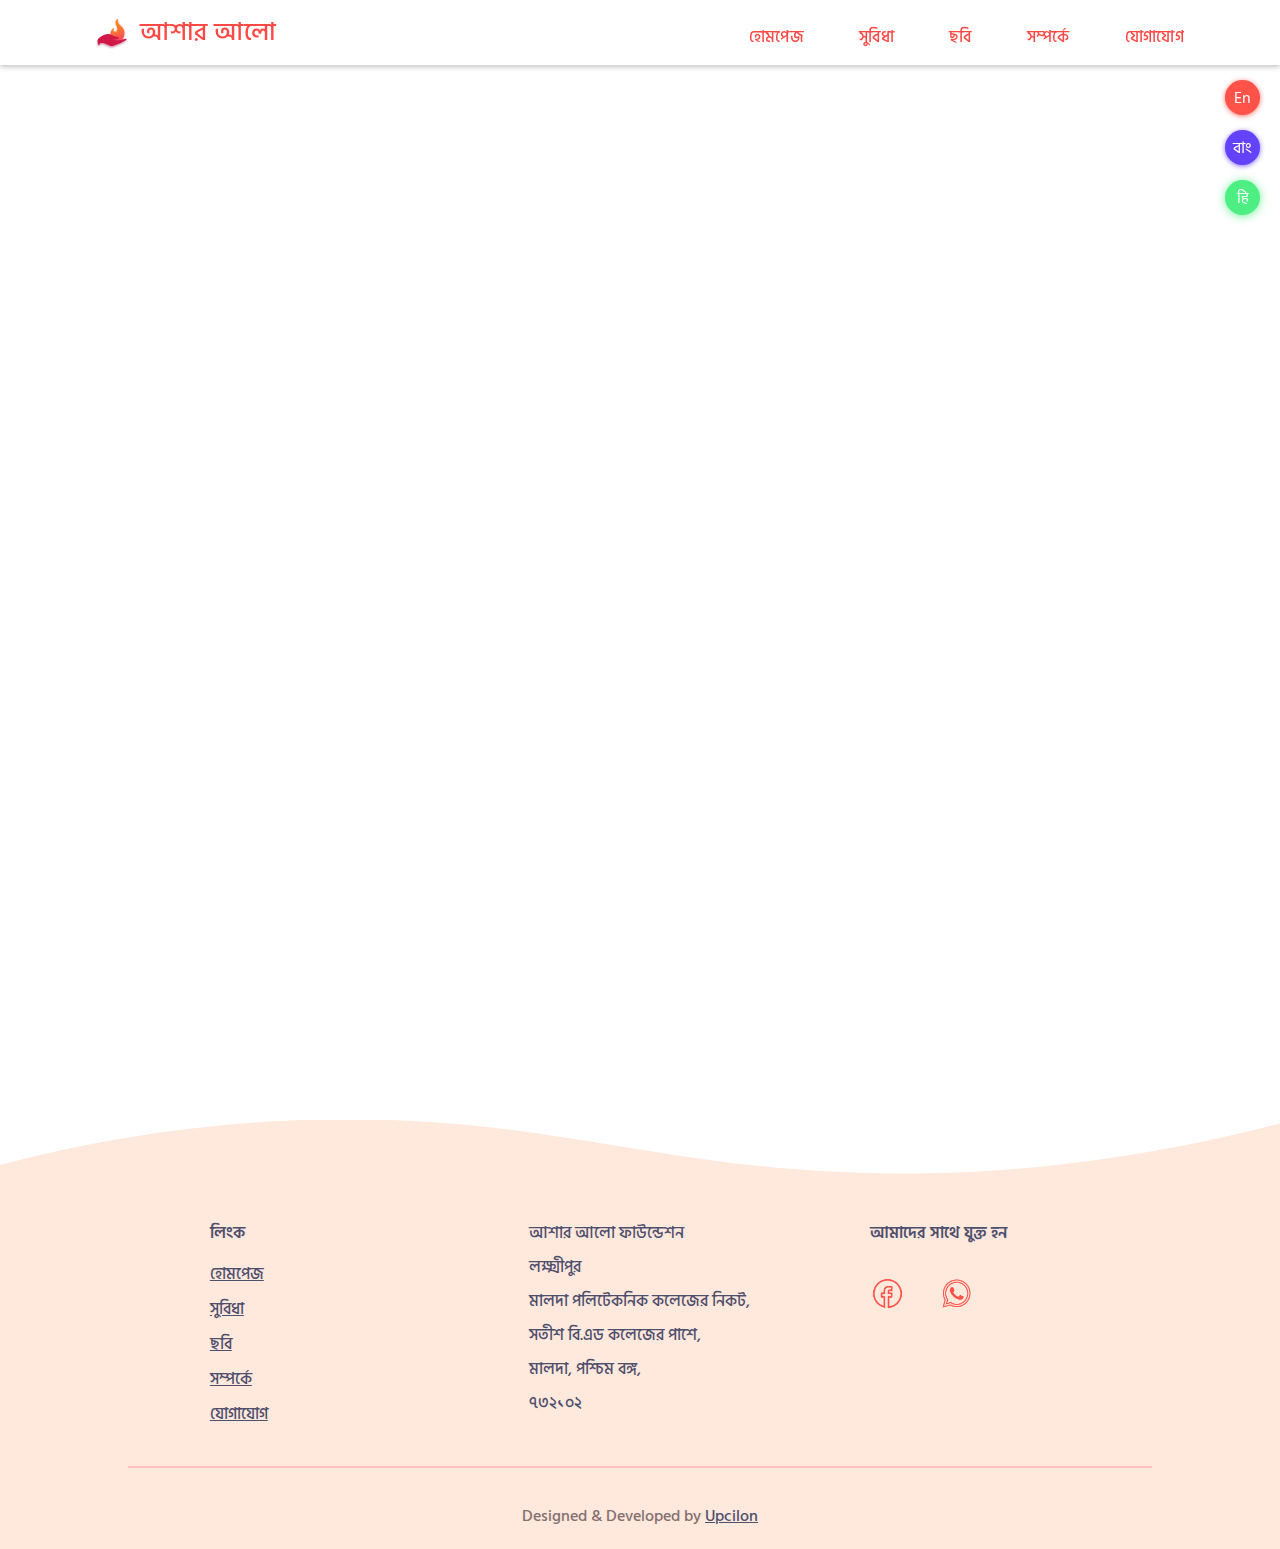
<file: ben/gallery.html>
<!DOCTYPE html>
<html lang="en">
<head>
	<meta charset="UTF-8">
	<title>গ্যালারি | আশার আলো ফাউন্ডেশন | রিহ্যাবিলিটেশন সেন্টার | মালদা, পশ্চিম বঙ্গ</title>
	<meta name="description" content="আমাদের রিহ্যাবিলিটেশন সেন্টারের পরিবেশ এবং নেশার সমস্যায় ভোগা রোগীদের দৈনন্দিন কাটানো কিছু আনন্দকর সময়ের ছবিগুলি দেখুন।">
	<meta name="keywords" content="রিহাব, রিহ্যাবিলিটেশন, রিহ্যাবিলিটেশন সেন্টার, নেশা, নেশা ছাড়া, চিকিৎসা, মালদা, পশ্চিম বঙ্গ, ওয়েস্ট বেঙ্গল, ড্রাগ, এলকোহল, মদ, গাঁজা">
	<link rel="icon" type="image/png" href="../assets/images/icon.png">

	<meta itemprop="name" content="Ashar Alo Foundation: Drugs and Alcohol Rehab"/>
    <meta itemprop="description" content="Photos of our Drugs & Alcohol addiction treatment Center in Malda, West Bengal"/>
    <meta itemprop="image" content="http://asharalo.in/assets/images/cover.jpg"/>

	<meta property="og:title" content="Ashar Alo Foundation | Drugs and Alcohol Rehab"/>
    <meta property="og:type" content="website"/>
    <meta property="og:url" content="http://asharalo.in/"/>
    <meta property="og:image" content="http://asharalo.in/assets/images/cover.jpg"/>
    <meta property="og:description" content="Photos of our Drugs & Alcohol addiction treatment Center in Malda, West Bengal"/>
    <meta property="og:site_name" content="asharalo"/>

	<meta name="viewport" content="width=device-width, initial-scale=1, maximum-scale=1.0">
	<link href="https://fonts.googleapis.com/css?family=Hind+Siliguri:400,500" rel="stylesheet">
	<link rel="stylesheet" type="text/css" href="../assets/styles/common/main.css">
	<link rel="stylesheet" type="text/css" media="screen and (min-width: 320px)" href="../assets/styles/mobile/main.css">
	<link rel="stylesheet" type="text/css" media="screen and (min-width: 1024px)" href="../assets/styles/desktop/main.css">
	<style type="text/css">
		*{
			font-family: 'Hind Siliguri', sans-serif !important;
		}
		#logo{
			margin-top: -4px;
		}
		#language li{
			padding: 5px 7px !important;
		}
	</style>
</head>
<body>
	<header>
		<div class="header-wrapper clearfix">
			<div id="logo">
				<img src="../assets/images/logo.png">
				<a href="http://asharalo.in/ben">আশার আলো</a>
			</div>
			<div id="menu">
				<nav>
					<ul>
						<li><a href="http://asharalo.in/ben">হোমপেজ</a></li>
						<li><a href="facilities.html">সুবিধা</a></li>
						<li><a href="gallery.html">ছবি</a></li>
						<li><a href="about-us.html">সম্পর্কে</a></li>
						<li><a href="contact-us.html">যোগাযোগ</a></li>
					</ul>
				</nav>
			</div>

			<div id="ham">
				<button class="hamburger hamburger--spring" type="button">
				  <span class="hamburger-box">
				    <span class="hamburger-inner"></span>
				  </span>
				</button>
			</div>
		</div>
	</header>

	<article>
			<ul class="gallery">

			</ul>


		<ul id="language">
			<li class="en" data-name="en">En</li>
			<li class="ben" data-name="ben">বাং</li>
			<li class="hin" data-name="hin">हि</li>
		</ul>
	</article>


	<footer>
		<div class="ft-wrapper">
			<div class="ft-content">
				<div class="ft-content-box">
					<div class="ft-heading">লিংক</div>
					<ul class="ft-menu">
						<li><a href="http://asharalo.in/ben">হোমপেজ</a></li>
						<li><a href="facilities.html">সুবিধা</a></li>
						<li><a href="gallery.html">ছবি</a></li>
						<li><a href="about-us.html">সম্পর্কে</a></li>
						<li><a href="contact-us.html">যোগাযোগ</a></li>
					</ul>
				</div>
				<div class="ft-content-box">
					<div class="ft-address">
						<div>আশার আলো ফাউন্ডেশন</div>
						<div>লক্ষ্মীপুর</div>
						<div>মালদা পলিটেকনিক কলেজের নিকট,</div>
						<div>সতীশ বি.এড কলেজের পাশে,</div>
						<div>মালদা, পশ্চিম বঙ্গ,</div>
						<div>৭৩২১০২</div>
					</div>
				</div>
				<div class="ft-content-box">
					<div class="ft-social">
						<div class="ft-heading">আমাদের সাথে যুক্ত হন</div>
						<ul>
							<li id="whatsapp"><a href="https://www.facebook.com/aharalofoundation" target="_blank"><img src="../assets/images/facebook.png" width="35px" height="35px"></a></li>
							<li><img src="../assets/images/whatsapp.png" width="35px" height="35px"></li>
						</ul>
					</div>
				</div>
			</div>

			<div class="border"></div>

			<div id="by">Designed & Developed by <span><a style="text-decoration: underline;" href="http://upcilon.in">Upcilon</a></span></div>

		</div>

		<div class="ft-background">
			<svg version="1.1" xmlns="http://www.w3.org/2000/svg" xmlns:xlink="http://www.w3.org/1999/xlink" x="0px" y="0px"
				 viewBox="0 0 1920 82" xml:space="preserve">
			<style type="text/css">
				.st0{fill:#FFFFFF;}
			</style>
			<path class="st0" d="M0,0.2h522.7c-22.5,0-45.9,0.4-70,1.3C254.4,8.6,95.7,43.5,0,69V0.2z M522.7,0.2c316,0,485.5,79.8,819.6,81.6
				c131,0.7,331.4-10.8,577.7-75.1V0.2H522.7z"/>
			</svg>
		</div>

		<script type="text/javascript" src="../assets/scripts/jquery.js"></script>
		<script type="text/javascript" src="../assets/scripts/main.js"></script>

	</footer>

</body>
</html>
</file>
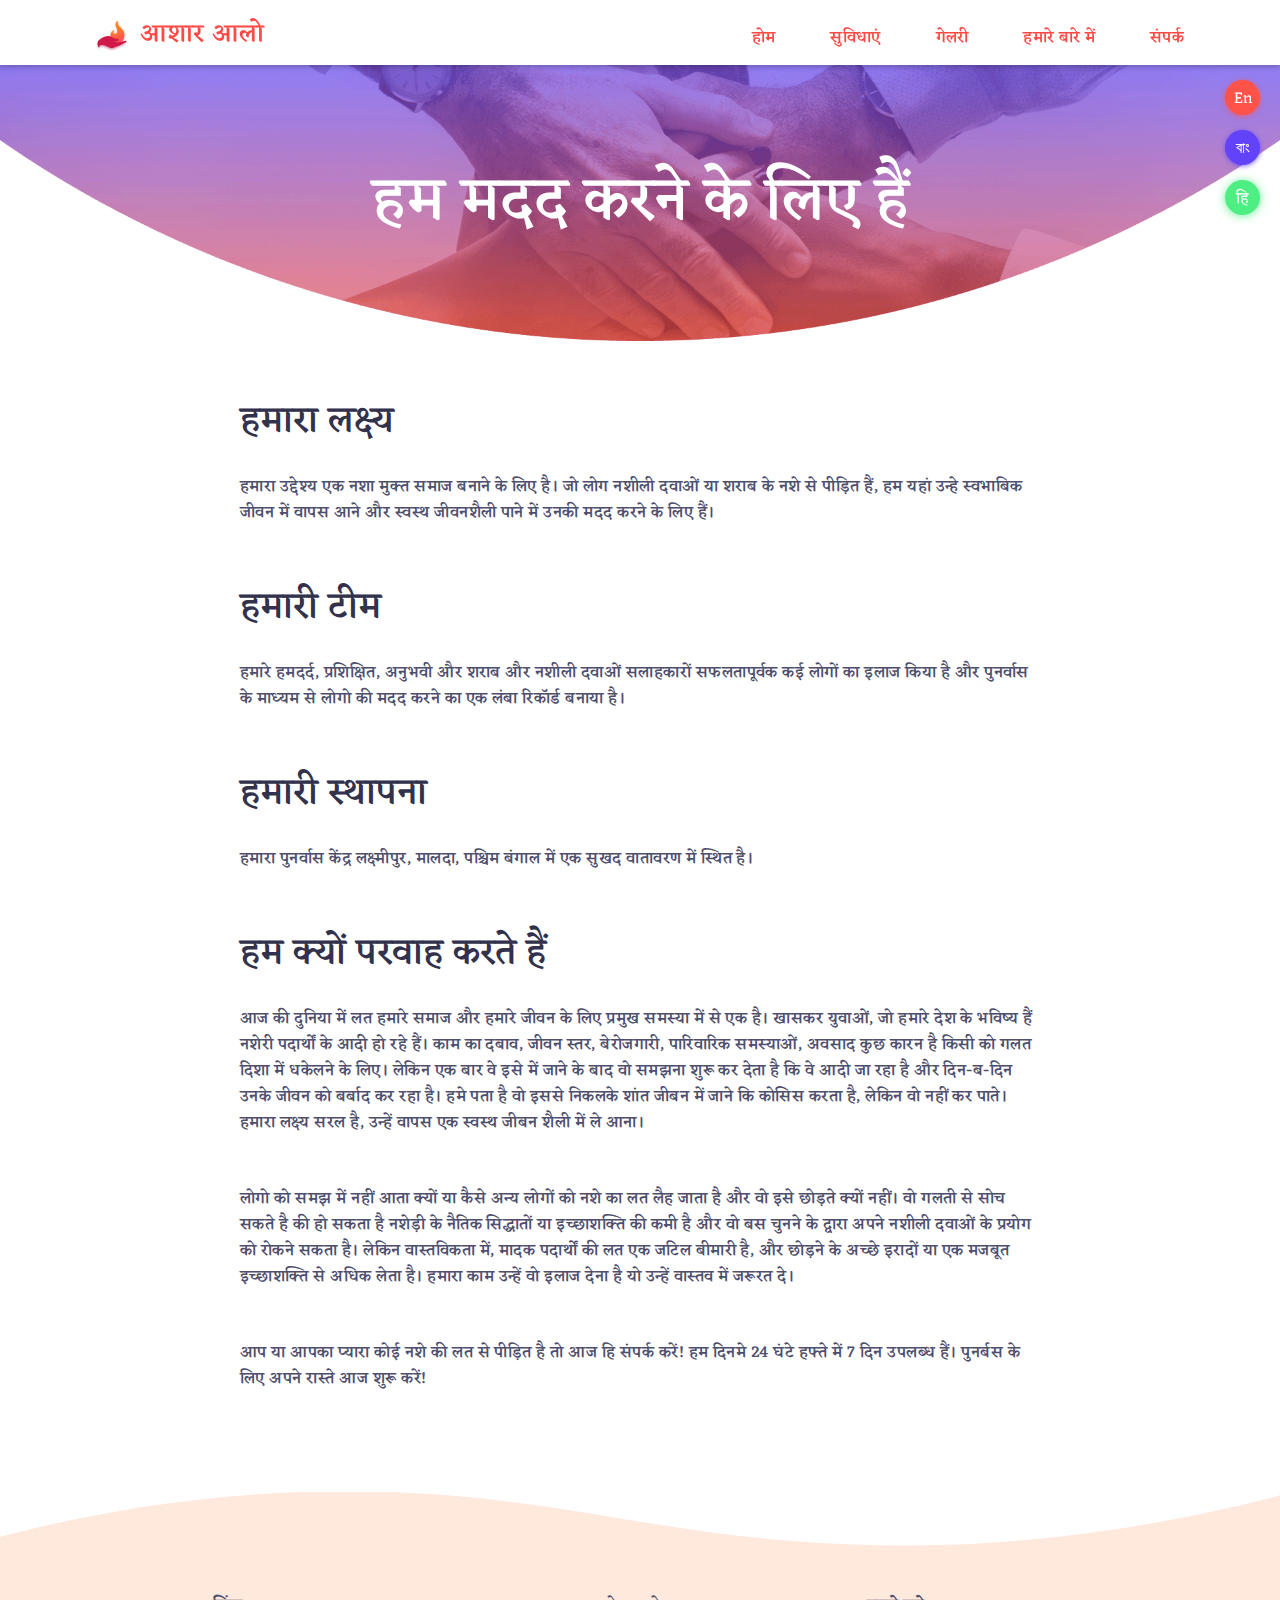
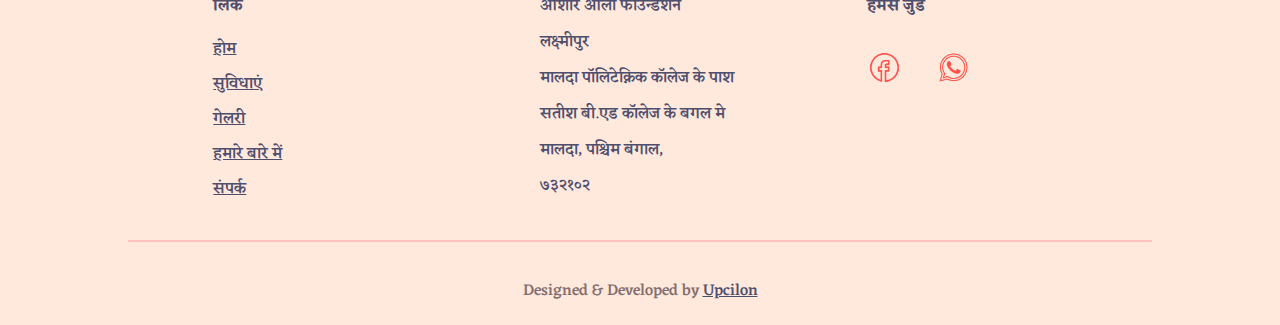
<file: hin/about-us.html>
<!DOCTYPE html>
<html lang="en">
<head>
	<meta charset="UTF-8">
	<title>हमारे बारे में | अशर अलो फाउंडेशन | पुनर्वास केंद्र, मालदा</title>
	<meta name="description" content="हम हमेशा आसार अलो फाउंडेशन को सर्वश्रेष्ठ देखभाल और किफायती दवा, और मालदा, पश्चिम बंगाल में अल्कोहल पुनर्वास केंद्र के रूप में बनाने की कोशिश कर रहे हैं।">
	<link rel="icon" type="image/png" href="../assets/images/icon.png">

	<meta itemprop="name" content="Ashar Alo Foundation: Drugs and Alcohol Rehab"/>
    <meta itemprop="description" content="About our drugs and alcohol rehabilitation in Malda, West Bengal"/>
    <meta itemprop="image" content="http://asharalo.in/assets/images/cover.jpg"/>

	<meta property="og:title" content="Ashar Alo Foundation | Drugs and Alcohol Rehab"/>
    <meta property="og:type" content="website"/>
    <meta property="og:url" content="http://asharalo.in/"/>
    <meta property="og:image" content="http://asharalo.in/assets/images/cover.jpg"/>
    <meta property="og:description" content="About our drugs and alcohol rehabilitation in Malda, West Bengal"/>
    <meta property="og:site_name" content="asharalo"/>

	<meta name="viewport" content="width=device-width, initial-scale=1, maximum-scale=1.0">
	<link href="https://fonts.googleapis.com/css?family=Eczar:400,500" rel="stylesheet">
	<link rel="stylesheet" type="text/css" href="../assets/styles/common/main.css">
	<link rel="stylesheet" type="text/css" media="screen and (min-width: 320px)" href="../assets/styles/mobile/main.css">
	<link rel="stylesheet" type="text/css" media="screen and (min-width: 1024px)" href="../assets/styles/desktop/main.css">
	<style type="text/css">
		*{
			font-family: 'Eczar', serif !important;
		}
		#logo{
			margin-top: -4px;
		}
		#language li{
			padding: 5px 7px !important;
		}
	</style>
</head>
<body>
	<header>
		<div class="header-wrapper clearfix">
			<div id="logo">
				<img src="../assets/images/logo.png">
				<a href="http://asharalo.in/hin">आशार आलो</a>
			</div>
			<div id="menu">
				<nav>
					<ul>
						<li><a href="http://asharalo.in/hin">होम</a></li>
						<li><a href="facilities.html">सुविधाएं</a></li>
						<li><a href="gallery.html">गेलरी</a></li>
						<li><a href="about-us.html">हमारे बारे में</a></li>
						<li><a href="contact-us.html">संपर्क</a></li>
					</ul>
				</nav>
			</div>

			<div id="ham">
				<button class="hamburger hamburger--spring" type="button">
				  <span class="hamburger-box">
				    <span class="hamburger-inner"></span>
				  </span>
				</button>
			</div>
		</div>
	</header>

	<article>
		<div class="cover">
			<div class="cover-text">हम मदद करने के लिए हैं</div>
			<div class="cover-img"><img src="../assets/images/cover-about.png"></div>
		</div>

		<div class="para-wrapper">
			<div class="para-heading">हमारा लक्ष्य</div>
			<div class="para">हमारा उद्देश्य एक नशा मुक्त समाज बनाने के लिए है। जो लोग नशीली दवाओं या शराब के नशे से पीड़ित हैं, हम यहां उन्हे स्वभाबिक जीवन में  वापस आने और स्वस्थ जीवनशैली पाने में उनकी मदद करने के लिए हैं।</div>

			<div class="para-heading">हमारी टीम</div>
			<div class="para">हमारे हमदर्द, प्रशिक्षित, अनुभवी और शराब और नशीली दवाओं सलाहकारों सफलतापूर्वक कई लोगों का इलाज किया है और पुनर्वास के माध्यम से लोगो की मदद करने का एक लंबा रिकॉर्ड बनाया है।</div>

			<div class="para-heading">हमारी स्थापना</div>
			<div class="para">हमारा पुनर्वास केंद्र लक्ष्मीपुर, मालदा, पश्चिम बंगाल में एक सुखद वातावरण में स्थित है।</div>

			<div class="para-heading">हम क्यों परवाह करते हैं</div>
			<div class="para">आज की दुनिया में लत हमारे समाज और हमारे जीवन के लिए प्रमुख समस्या में से एक है। खासकर युवाओं, जो हमारे देश के भविष्य हैं नशेरी पदार्थों के आदी हो रहे हैं। काम का दबाव, जीवन स्तर, बेरोजगारी, पारिवारिक समस्याओं, अवसाद कुछ कारन है किसी को गलत दिशा में धकेलने के लिए। लेकिन एक बार वे इसे में जाने के बाद वो समझना शुरू कर देता है कि वे आदी जा रहा है और दिन-ब-दिन उनके जीवन को बर्बाद कर रहा है। हमे पता है वो इससे निकलके शांत जीबन में जाने कि कोसिस करता है, लेकिन वो नहीं कर पाते। हमारा लक्ष्य सरल है, उन्हें वापस एक स्वस्थ जीबन शैली में ले आना।</div>

			<div class="para">लोगो को समझ में नहीं आता क्यों या कैसे अन्य लोगों को नशे का लत लैह जाता है और वो इसे छोड़ते क्यों नहीं। वो गलती से सोच सकते है की हो सकता है नशेड़ी के नैतिक सिद्धातों या इच्छाशक्ति की कमी है और वो बस चुनने के द्वारा अपने नशीली दवाओं के प्रयोग को रोकने सकता है। लेकिन वास्तविकता में, मादक पदार्थों की लत एक जटिल बीमारी है, और छोड़ने के अच्छे इरादों या एक मजबूत इच्छाशक्ति से अधिक लेता है। हमारा काम उन्हें वो इलाज देना है यो उन्हें वास्तव में जरूरत दे।</div>

			<div class="para">आप या आपका प्यारा कोई नशे की लत से पीड़ित है तो आज हि संपर्क करें! हम दिनमे 24 घंटे हफ्ते में 7 दिन उपलब्ध हैं। पुनर्बस के लिए अपने रास्ते आज शुरू करें!</div>
		</div>

		<ul id="language">
			<li class="en" data-name="en">En</li>
			<li class="ben" data-name="ben">বাং</li>
			<li class="hin" data-name="hin">हि</li>
		</ul>
	</article>


	<footer>
		<div class="ft-wrapper">
			<div class="ft-content">
				<div class="ft-content-box">
					<div class="ft-heading">लिंक</div>
					<ul class="ft-menu">
						<li><a href="http://asharalo.in/hin">होम</a></li>
						<li><a href="facilities.html">सुविधाएं</a></li>
						<li><a href="gallery.html">गेलरी</a></li>
						<li><a href="about-us.html">हमारे बारे में</a></li>
						<li><a href="contact-us.html">संपर्क</a></li>
					</ul>
				</div>
				<div class="ft-content-box">
					<div class="ft-address">
						<div>आशार आलो फाउन्डेशन</div>
						<div>लक्ष्मीपुर</div>
						<div>मालदा पॉलिटेक्निक कॉलेज के पाश</div>
						<div>सतीश बी.एड कॉलेज के बगल मे</div>
						<div>मालदा, पश्चिम बंगाल,</div>
						<div>७३२१०२</div>
					</div>
				</div>
				<div class="ft-content-box">
					<div class="ft-social">
						<div class="ft-heading">हमसे जुडे</div>
						<ul>
							<li id="whatsapp"><a href="https://www.facebook.com/aharalofoundation" target="_blank"><img src="../assets/images/facebook.png" width="35px" height="35px"></a></li>
							<li><img src="../assets/images/whatsapp.png" width="35px" height="35px"></li>
						</ul>
					</div>
				</div>
			</div>

			<div class="border"></div>

			<div id="by">Designed & Developed by <span><a href="">Upcilon</a></span></div>

		</div>

		<div class="ft-background">
			<svg version="1.1" xmlns="http://www.w3.org/2000/svg" xmlns:xlink="http://www.w3.org/1999/xlink" x="0px" y="0px"
				 viewBox="0 0 1920 82" xml:space="preserve">
			<style type="text/css">
				.st0{fill:#FFFFFF;}
			</style>
			<path class="st0" d="M0,0.2h522.7c-22.5,0-45.9,0.4-70,1.3C254.4,8.6,95.7,43.5,0,69V0.2z M522.7,0.2c316,0,485.5,79.8,819.6,81.6
				c131,0.7,331.4-10.8,577.7-75.1V0.2H522.7z"/>
			</svg>
		</div>

		<script type="text/javascript" src="../assets/scripts/jquery.js"></script>
		<script type="text/javascript" src="../assets/scripts/main.js"></script>

	</footer>

</body>
</html>
</file>
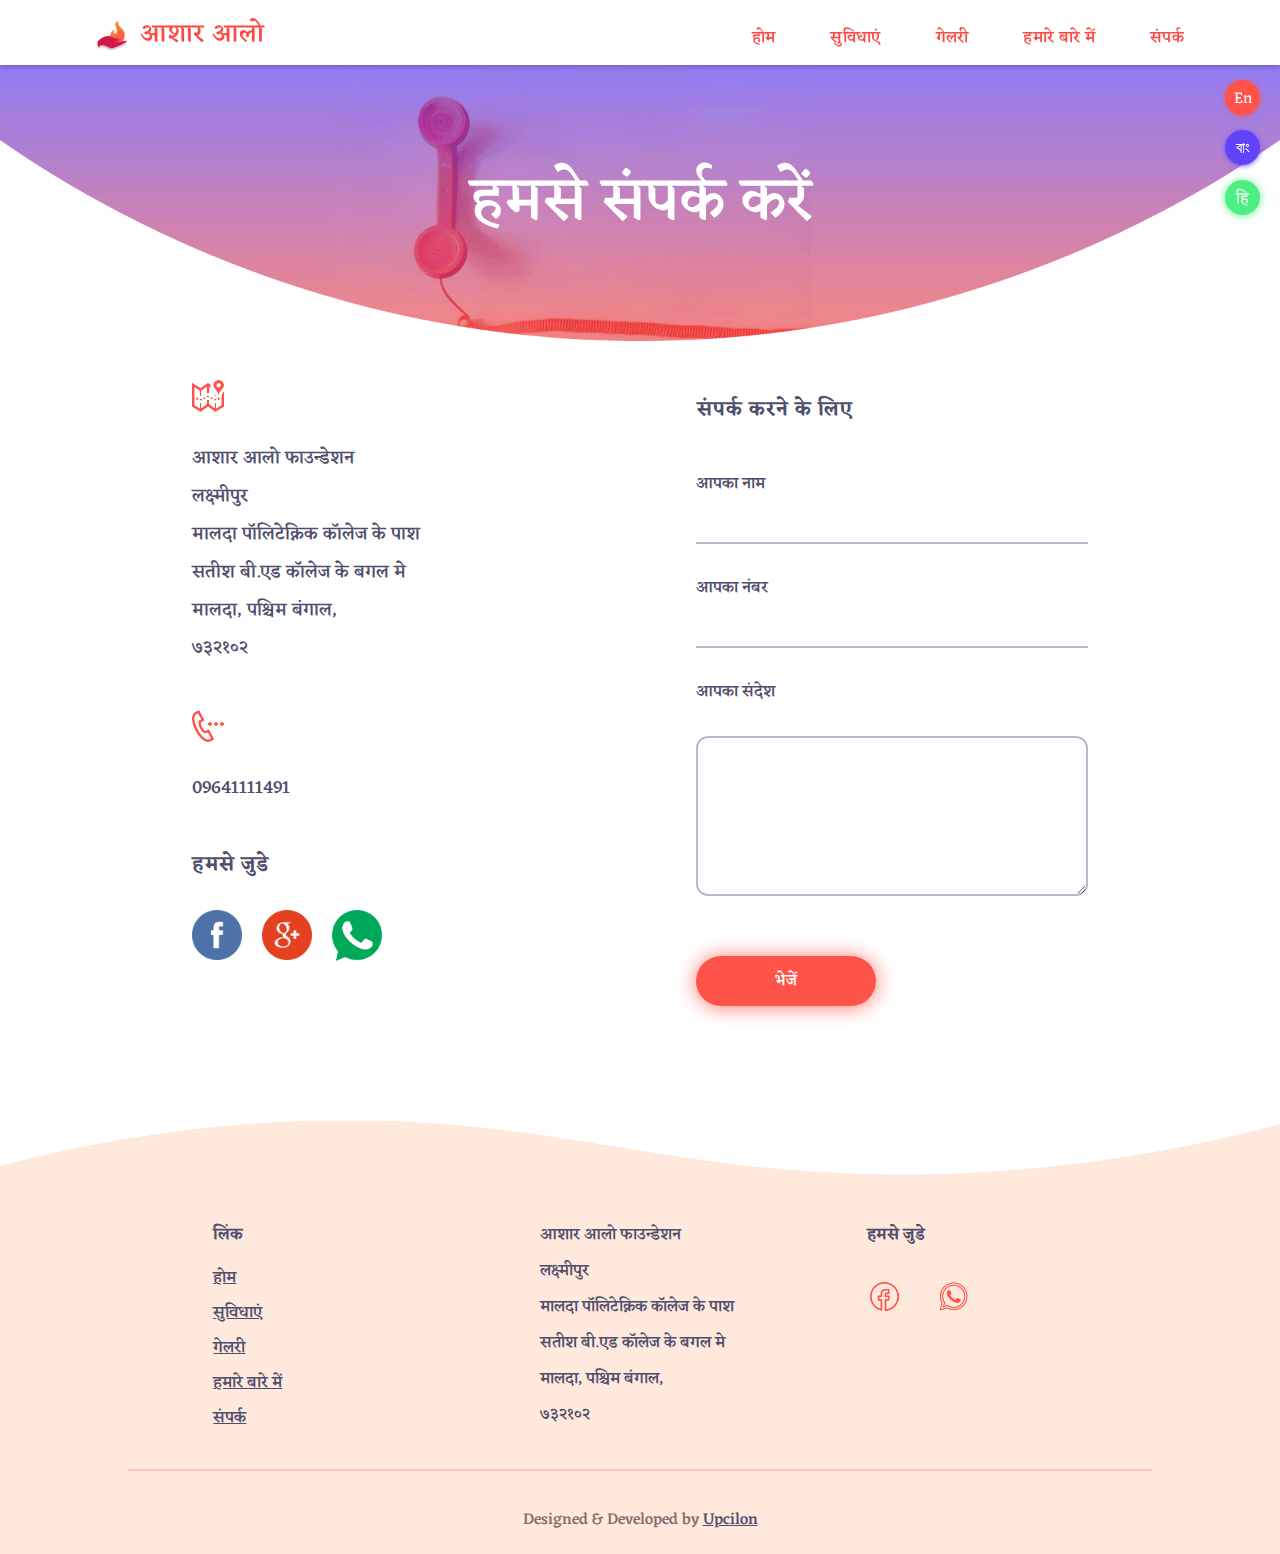
<file: hin/contact-us.html>
<!DOCTYPE html>
<html lang="en">
<head>
	<meta charset="UTF-8">
	<title>हमसे संपर्क करें | अशर अलो फाउंडेशन | पुनर्वास केंद्र | मालदा</title>
	<meta name="description" content="आज अपनी वसूली शुरू करें। 9641111491 पर हमें कॉल करें या हमें एक संदेश भेजें। आप लक्ष्मीपुर, मालदा में हमारे पुनर्वास केंद्र तक पहुंच सकते हैं।">
	<link rel="icon" type="image/png" href="../assets/images/icon.png">

	<meta itemprop="name" content="Ashar Alo Foundation: Drugs and Alcohol Rehab"/>
    <meta itemprop="description" content="Contact us at our rehabilitation in Malda, West Bengal"/>
    <meta itemprop="image" content="http://asharalo.in/assets/images/cover.jpg"/>

	<meta property="og:title" content="Ashar Alo Foundation | Drugs and Alcohol Rehab"/>
    <meta property="og:type" content="website"/>
    <meta property="og:url" content="http://asharalo.in/"/>
    <meta property="og:image" content="http://asharalo.in/assets/images/cover.jpg"/>
    <meta property="og:description" content="Contact us at our rehabilitation in Malda, West Bengal"/>
    <meta property="og:site_name" content="asharalo"/>

	<meta name="viewport" content="width=device-width, initial-scale=1, maximum-scale=1.0">
	<link href="https://fonts.googleapis.com/css?family=Eczar:400,500" rel="stylesheet">
	<link rel="stylesheet" type="text/css" href="../assets/styles/common/main.css">
	<link rel="stylesheet" type="text/css" media="screen and (min-width: 320px)" href="../assets/styles/mobile/main.css">
	<link rel="stylesheet" type="text/css" media="screen and (min-width: 1024px)" href="../assets/styles/desktop/main.css">
	<style type="text/css">
		*{
			font-family: 'Eczar', serif !important;
		}
		#logo{
			margin-top: -4px;
		}
		#language li{
			padding: 5px 7px !important;
		}
	</style>
</head>
<body>
	<header>
		<div class="header-wrapper clearfix">
			<div id="logo">
				<img src="../assets/images/logo.png">
				<a href="http://asharalo.in/hin">आशार आलो</a>
			</div>
			<div id="menu">
				<nav>
					<ul>
						<li><a href="http://asharalo.in/hin">होम</a></li>
						<li><a href="facilities.html">सुविधाएं</a></li>
						<li><a href="gallery.html">गेलरी</a></li>
						<li><a href="about-us.html">हमारे बारे में</a></li>
						<li><a href="contact-us.html">संपर्क</a></li>
					</ul>
				</nav>
			</div>

			<div id="ham">
				<button class="hamburger hamburger--spring" type="button">
				  <span class="hamburger-box">
				    <span class="hamburger-inner"></span>
				  </span>
				</button>
			</div>
		</div>
	</header>

	<article>
		<div class="cover">
			<div class="cover-text">हमसे संपर्क करें</div>
			<div class="cover-img"><img src="../assets/images/cover-contact.png"></div>
		</div>

		<div class="wrapper">
			<div class="i-section contact">
				<div class="i-part">
					<div class="contact-part">
						<div><img src="../assets/images/location.png"></div>
						<div class="address p">
							<div>आशार आलो फाउन्डेशन</div>
							<div>लक्ष्मीपुर</div>
							<div>मालदा पॉलिटेक्निक कॉलेज के पाश</div>
							<div>सतीश बी.एड कॉलेज के बगल मे</div>
							<div>मालदा, पश्चिम बंगाल,</div>
							<div>७३२१०२</div>
						</div>
					</div>
					<div class="contact-part">
						<div><img src="../assets/images/phone.png"></div>
						<div class="phone p">
							<div>09641111491</div>
						</div>
					</div>
					<div class="contact-part">
						<div class="atta">हमसे जुडे</div>
						<ul class="social">
							<li><a href="https://www.facebook.com/aharalofoundation" target="_blank"><img src="../assets/images/c-facebook.png"></a></li>
							<li><img src="../assets/images/c-google.png"></li>
							<li id="c-whatsapp"><img src="../assets/images/c-whatsapp.png"></li>
						</ul>
					</div>
				</div>

				<div class="i-part form-cover">
					<div class="atta">संपर्क करने के लिए</div>
					<div class="i-form-container">
						<form class="ajaxForm" action="https://formcarry.com/s/yyg1X0cPX9f" method="POST" accept-charset="UTF-8">
							<div class="form-input">
								<div class="label">आपका नाम</div>
								<input type="text" name="name" autocomplete="off">
							</div>
							<div class="form-input">
								<div class="label">आपका नंबर</div>
								<input type="text" name="number" autocomplete="off">
							</div>
							<div class="form-input">
								<div class="label">आपका संदेश</div>
								<textarea name="message"></textarea>
							</div>
							<div class="button-cover">
								<input class="button" type="submit" value="भेजें">
							</div>
							<input type="hidden" name="_gotcha">
						</form>
					</div>
				</div>

			</div>
		</div>

		<ul id="language">
			<li class="en" data-name="en">En</li>
			<li class="ben" data-name="ben">বাং</li>
			<li class="hin" data-name="hin">हि</li>
		</ul>
	</article>


	<footer>
		<div class="ft-wrapper">
			<div class="ft-content">
				<div class="ft-content-box">
					<div class="ft-heading">लिंक</div>
					<ul class="ft-menu">
						<li><a href="http://asharalo.in/hin">होम</a></li>
						<li><a href="facilities.html">सुविधाएं</a></li>
						<li><a href="gallery.html">गेलरी</a></li>
						<li><a href="about-us.html">हमारे बारे में</a></li>
						<li><a href="contact-us.html">संपर्क</a></li>
					</ul>
				</div>
				<div class="ft-content-box">
					<div class="ft-address">
						<div>आशार आलो फाउन्डेशन</div>
						<div>लक्ष्मीपुर</div>
						<div>मालदा पॉलिटेक्निक कॉलेज के पाश</div>
						<div>सतीश बी.एड कॉलेज के बगल मे</div>
						<div>मालदा, पश्चिम बंगाल,</div>
						<div>७३२१०२</div>
					</div>
				</div>
				<div class="ft-content-box">
					<div class="ft-social">
						<div class="ft-heading">हमसे जुडे</div>
						<ul>
							<li><a href="https://www.facebook.com/aharalofoundation" target="_blank"><img src="../assets/images/facebook.png" width="35px" height="35px"></a></li>
							<li id="whatsapp"><img src="../assets/images/whatsapp.png" width="35px" height="35px"></li>
						</ul>
					</div>
				</div>
			</div>

			<div class="border"></div>

			<div id="by">Designed & Developed by <span><a href="">Upcilon</a></span></div>

		</div>

		<div class="ft-background">
			<svg version="1.1" xmlns="http://www.w3.org/2000/svg" xmlns:xlink="http://www.w3.org/1999/xlink" x="0px" y="0px"
				 viewBox="0 0 1920 82" xml:space="preserve">
			<style type="text/css">
				.st0{fill:#FFFFFF;}
			</style>
			<path class="st0" d="M0,0.2h522.7c-22.5,0-45.9,0.4-70,1.3C254.4,8.6,95.7,43.5,0,69V0.2z M522.7,0.2c316,0,485.5,79.8,819.6,81.6
				c131,0.7,331.4-10.8,577.7-75.1V0.2H522.7z"/>
			</svg>
		</div>

		<script type="text/javascript" src="../assets/scripts/jquery.js"></script>
		<script type="text/javascript" src="../assets/scripts/main.js"></script>

	</footer>

</body>
</html>
</file>
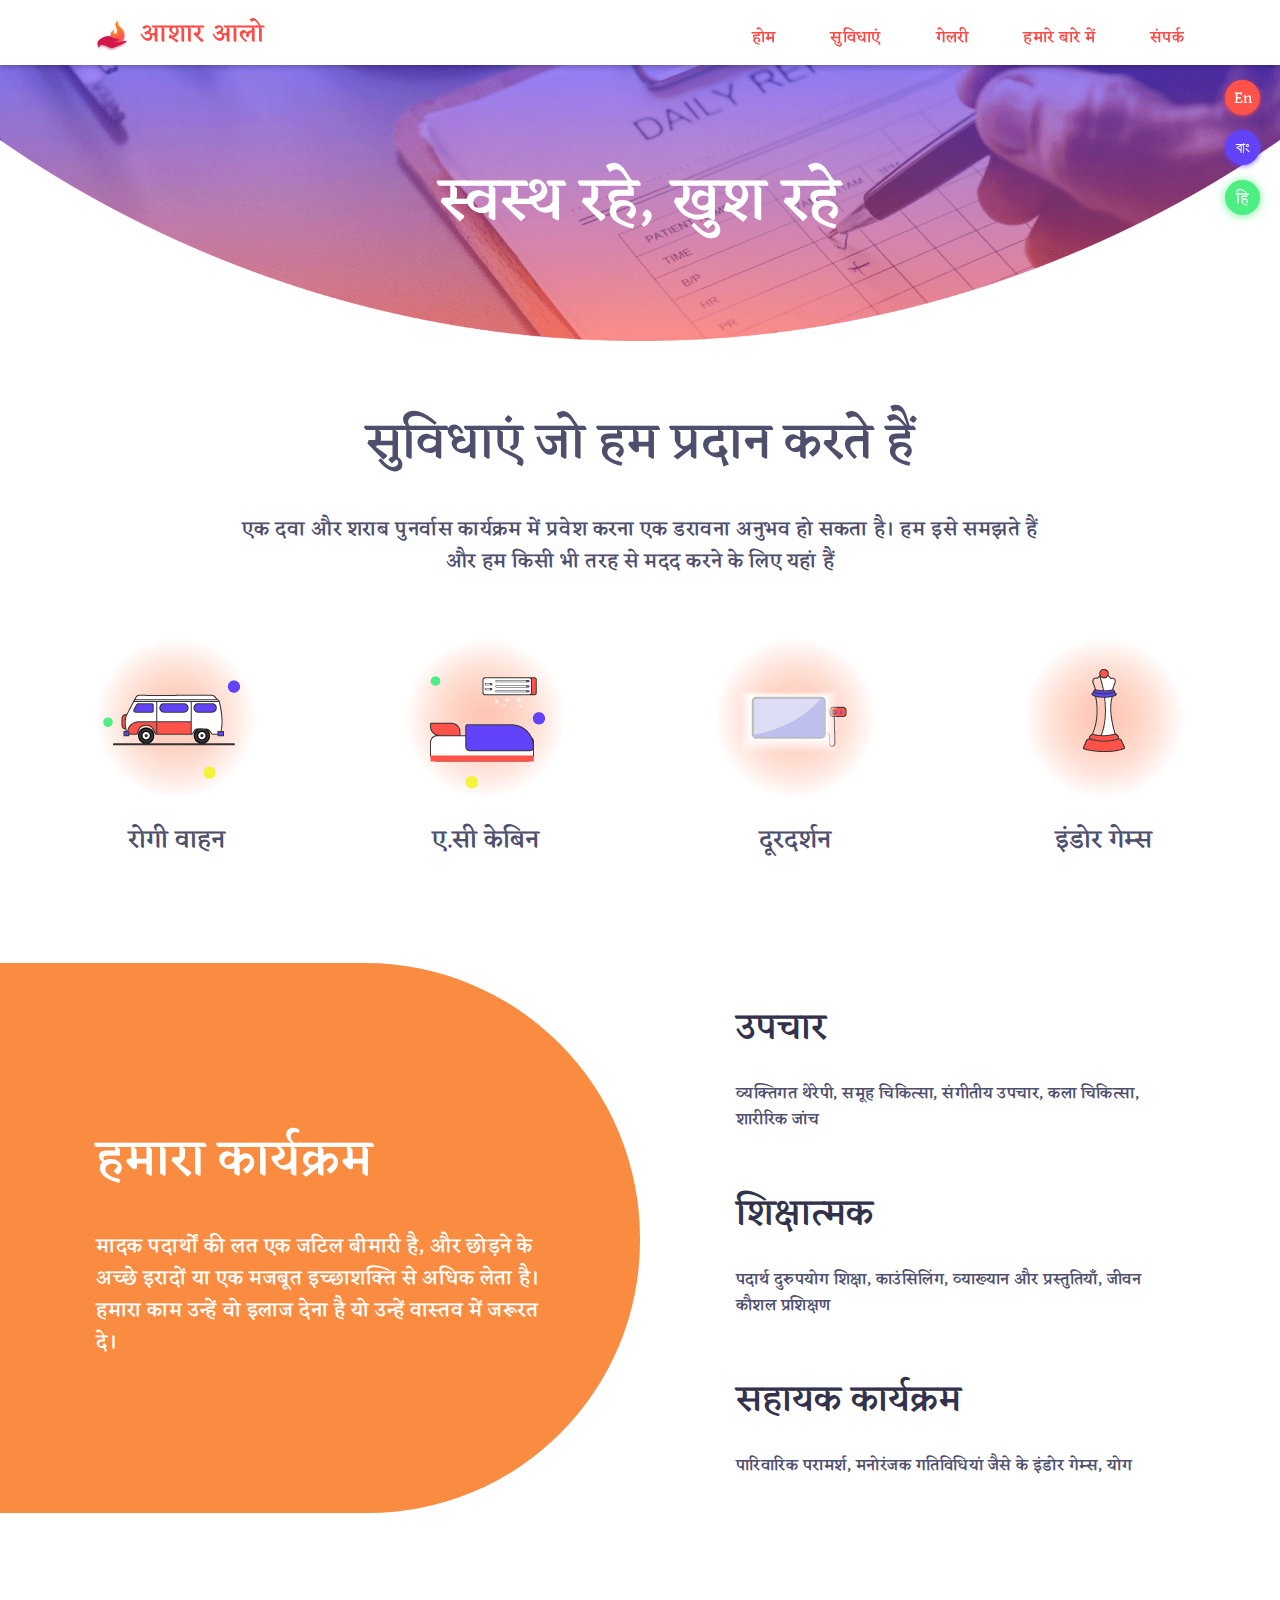
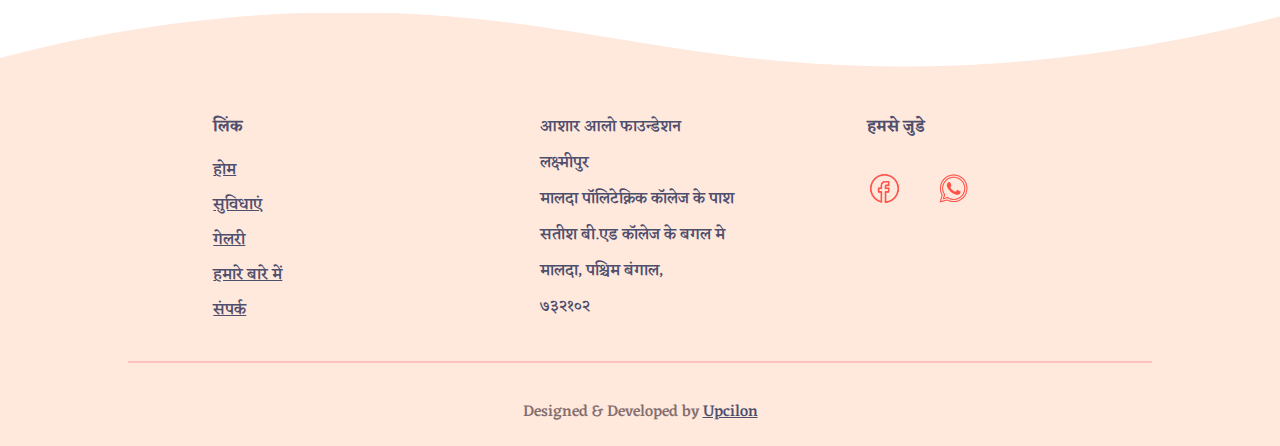
<file: hin/facilities.html>
<!DOCTYPE html>
<html lang="en">
<head>
	<meta charset="UTF-8">
	<title>सुविधाएं जो हम अपने पुनर्वास केंद्र में प्रदान करते हैं अशर अलो फाउंडेशन | मालदा</title>
	<meta name="description" content="हम, मालदा पश्चिम बंगाल में स्थित हमारे पुनर्वास केंद्र में आपको या आपके प्रियजन को सही व्यसन उपचार प्रदान करता है जो आपको अपने स्वास्थ्य की देखभाल करने और व्यसन से जलदि से ठीक होने के लिए सबसे अच्छा बनाता है।">
	<link rel="icon" type="image/png" href="../assets/images/icon.png">

	<meta itemprop="name" content="Ashar Alo Foundation: Drugs and Alcohol Rehab"/>
    <meta itemprop="description" content="Facilities we provide at our rehabilitation in Malda, West Bengal"/>
    <meta itemprop="image" content="http://asharalo.in/assets/images/cover.jpg"/>

	<meta property="og:title" content="Ashar Alo Foundation | Drugs and Alcohol Rehab"/>
    <meta property="og:type" content="website"/>
    <meta property="og:url" content="http://asharalo.in/"/>
    <meta property="og:image" content="http://asharalo.in/assets/images/cover.jpg"/>
    <meta property="og:description" content="Facilities we provide at our rehabilitation in Malda, West Bengal"/>
    <meta property="og:site_name" content="asharalo"/>

	<meta name="viewport" content="width=device-width, initial-scale=1, maximum-scale=1.0">
	<link href="https://fonts.googleapis.com/css?family=Eczar:400,500" rel="stylesheet">
	<link rel="stylesheet" type="text/css" href="../assets/styles/common/main.css">
	<link rel="stylesheet" type="text/css" media="screen and (min-width: 320px)" href="../assets/styles/mobile/main.css">
	<link rel="stylesheet" type="text/css" media="screen and (min-width: 1024px)" href="../assets/styles/desktop/main.css">
	<style type="text/css">
		*{
			font-family: 'Eczar', serif !important;
		}
		#logo{
			margin-top: -4px;
		}
		#language li{
			padding: 5px 7px !important;
		}
	</style>
</head>
<body>
	<header>
		<div class="header-wrapper clearfix">
			<div id="logo">
				<img src="../assets/images/logo.png">
				<a href="http://asharalo.in/hin">आशार आलो</a>
			</div>
			<div id="menu">
				<nav>
					<ul>
						<li><a href="http://asharalo.in/hin">होम</a></li>
						<li><a href="facilities.html">सुविधाएं</a></li>
						<li><a href="gallery.html">गेलरी</a></li>
						<li><a href="about-us.html">हमारे बारे में</a></li>
						<li><a href="contact-us.html">संपर्क</a></li>
					</ul>
				</nav>
			</div>

			<div id="ham">
				<button class="hamburger hamburger--spring" type="button">
				  <span class="hamburger-box">
				    <span class="hamburger-inner"></span>
				  </span>
				</button>
			</div>
		</div>
	</header>

	<article>
		<div class="cover">
			<div class="cover-text">स्वस्थ रहे, खुश रहे</div>
			<div class="cover-img"><img src="../assets/images/cover-facilities.png"></div>
		</div>

		<div class="wrapper">
			<div>
				<div class="heading">सुविधाएं जो हम प्रदान करते हैं</div>
				<div class="sub-heading">एक दवा और शराब पुनर्वास कार्यक्रम में प्रवेश करना एक डरावना अनुभव हो सकता है। हम इसे समझते हैं और हम किसी भी तरह से मदद करने के लिए यहां हैं</div>
				<div class="infos" style="border-bottom:none;">
					<div>
						<img src="../assets/images/car.png">
						<div class="small-heading">रोगी वाहन</div>
					</div>
					<div>
						<img src="../assets/images/cabin.png">
						<div class="small-heading">ए.सी केबिन</div>
					</div>
					<div>
						<img src="../assets/images/tv.png">
						<div class="small-heading">दूरदर्शन</div>
					</div>
					<div>
						<img src="../assets/images/game.png">
						<div class="small-heading">इंडोर गेम्स</div>
					</div>
				</div>
			</div>
		</div>

		<div class="i-section programs">
			<div class="i-part programs-background">
				<div class="heading i-text-white">हमारा कार्यक्रम</div>
				<div class="sub-heading i-text-white">मादक पदार्थों की लत एक जटिल बीमारी है, और छोड़ने के अच्छे इरादों या एक मजबूत इच्छाशक्ति से अधिक लेता है। हमारा काम उन्हें वो इलाज देना है यो उन्हें वास्तव में जरूरत दे।</div>
			</div>
			<div class="i-part">
				<div class="wrapper">
					<div class="para-heading">उपचार</div>
					<div class="para">व्यक्तिगत थेरेपी, समूह चिकित्सा, संगीतीय उपचार, कला चिकित्सा, शारीरिक जांच</div>
					<div class="para-heading">शिक्षात्मक</div>
					<div class="para">पदार्थ दुरुपयोग शिक्षा,  काउंसिलिंग, व्याख्यान और प्रस्तुतियाँ,  जीवन कौशल प्रशिक्षण</div>
					<div class="para-heading">सहायक कार्यक्रम</div>
					<div class="para" style="margin-bottom:0">पारिवारिक परामर्श, मनोरंजक गतिविधियां जैसे के इंडोर गेम्स, योग</div>
				</div>
			</div>
		</div>

		<ul id="language">
			<li class="en" data-name="en">En</li>
			<li class="ben" data-name="ben">বাং</li>
			<li class="hin" data-name="hin">हि</li>
		</ul>
	</article>


	<footer>
		<div class="ft-wrapper">
			<div class="ft-content">
				<div class="ft-content-box">
					<div class="ft-heading">लिंक</div>
					<ul class="ft-menu">
						<li><a href="http://asharalo.in/hin">होम</a></li>
						<li><a href="facilities.html">सुविधाएं</a></li>
						<li><a href="gallery.html">गेलरी</a></li>
						<li><a href="about-us.html">हमारे बारे में</a></li>
						<li><a href="contact-us.html">संपर्क</a></li>
					</ul>
				</div>
				<div class="ft-content-box">
					<div class="ft-address">
						<div>आशार आलो फाउन्डेशन</div>
						<div>लक्ष्मीपुर</div>
						<div>मालदा पॉलिटेक्निक कॉलेज के पाश</div>
						<div>सतीश बी.एड कॉलेज के बगल मे</div>
						<div>मालदा, पश्चिम बंगाल,</div>
						<div>७३२१०२</div>
					</div>
				</div>
				<div class="ft-content-box">
					<div class="ft-social">
						<div class="ft-heading">हमसे जुडे</div>
						<ul>
							<li id="whatsapp"><a href="https://www.facebook.com/aharalofoundation" target="_blank"><img src="../assets/images/facebook.png" width="35px" height="35px"></a></li>
							<li><img src="../assets/images/whatsapp.png" width="35px" height="35px"></li>
						</ul>
					</div>
				</div>
			</div>

			<div class="border"></div>

			<div id="by">Designed & Developed by <span><a href="">Upcilon</a></span></div>

		</div>

		<div class="ft-background">
			<svg version="1.1" xmlns="http://www.w3.org/2000/svg" xmlns:xlink="http://www.w3.org/1999/xlink" x="0px" y="0px"
				 viewBox="0 0 1920 82" xml:space="preserve">
			<style type="text/css">
				.st0{fill:#FFFFFF;}
			</style>
			<path class="st0" d="M0,0.2h522.7c-22.5,0-45.9,0.4-70,1.3C254.4,8.6,95.7,43.5,0,69V0.2z M522.7,0.2c316,0,485.5,79.8,819.6,81.6
				c131,0.7,331.4-10.8,577.7-75.1V0.2H522.7z"/>
			</svg>
		</div>

		<script type="text/javascript" src="../assets/scripts/jquery.js"></script>
		<script type="text/javascript" src="../assets/scripts/main.js"></script>

	</footer>

</body>
</html>
</file>
<file: assets/styles/common/main.css>
html,body,header,footer,div,ul,li,a,input,form,button,nav,textarea{margin:0;padding:0;font-size:16px;box-sizing:border-box;outline:none;font-family:"Roboto",sans-serif;color:#4e4e6d;font-weight:500}a{text-decoration:none}li{list-style:none}img{max-width:100%}.clearfix:after{content:"";display:block;clear:both}header{height:65px;width:100%;box-shadow:0 2px 5px rgba(0,0,0,.23);padding:16px 0;position:fixed;top:0;left:0;background-color:#fff;z-index:10}header a{color:#ff4945;letter-spacing:.02em}footer{margin-top:100px;position:relative}.ft-background{position:absolute;background-color:#ffe8dc;height:100%;width:100%;min-height:306px;top:0;left:0;z-index:0}.ft-background svg{position:absolute;top:-1px;left:0}.header-wrapper{width:85%;margin:auto}.wrapper{width:85%;max-width:1160px;margin:auto}article{position:relative;z-index:9;min-height:100vh;margin-top:65px}.ft-wrapper{position:relative;z-index:1}.ft-content{display:flex;justify-content:space-around;-webkit-flex-wrap:wrap;flex-wrap:wrap}.ft-content-box{min-width:200px;margin-bottom:30px}.ft-menu,#by a{text-decoration:underline}.ft-address div{margin-bottom:8px}.ft-social ul{margin-top:30px}.ft-social li{display:inline-block;margin-right:30px}.ft-social li:last-child{margin-right:0}.border{width:80%;height:2px;background-color:#ffc2bf;margin:0 auto 35px}#by{color:#846e6e;text-align:center;padding-bottom:20px}.ft-heading{font-weight:600;margin-bottom:15px}#logo{float:left}#logo a{font-size:25px}#logo img,#logo a{display:inline-block;vertical-align:middle}#logo img{margin-right:8px}#language{position:fixed;text-align:center;z-index:1}#language li{width:35px;height:35px;border-radius:100%;color:#fff;padding:8px 7px;font-weight:400;cursor:pointer}#language li:last-child{margin:0}.en{background-color:#ff534a;box-shadow:0 1px 5px rgba(255,83,74,.8)}.ben{background-color:#6243f9;box-shadow:0 1px 5px rgba(98,67,249,.8)}.hin{background-color:#4def83;box-shadow:0 1px 10px rgba(77,239,131,.8)}.cover{position:relative;height:21.5vw;display:flex;justify-content:center;flex-direction:column;align-items:center}.cover .cover-text,.cover h1{color:#fff;position:relative;z-index:1;font-weight:500}.cover-img{width:100%;position:absolute;top:0;left:0}.h-cover{height:45vw !important}.para-wrapper{width:80%;max-width:800px;margin:50px auto 0;font-weight:500}.para{margin-bottom:50px;letter-spacing:.03em;line-height:26px}.para-heading{margin-bottom:20px;color:#32324c}.infos{display:flex;text-align:center;flex-wrap:wrap;-webkit-flex-wrap:wrap;border-bottom:2px solid #e6e6e6;padding-bottom:40px}.infos .small-heading{margin:10px 0 20px}.form-cover{align-items:flex-end}.form-heading{font-size:20px;margin-bottom:60px;text-align:center}.form-input{margin-bottom:30px}.label{margin-bottom:10px}input[type=text]{width:100%;height:36px;background:rgba(0,0,0,0);border:none;border-bottom:2px solid #b8b8ce;font-weight:400}.button-cover{margin-top:50px;text-align:left}.button{width:180px;height:50px;border-radius:25px;border:none;background:#ff534a;color:#fff;box-shadow:0 1px 20px rgba(255,83,74,.8)}textarea{width:100%;height:160px;border:2px solid #b8b8ce;border-radius:12px;margin-top:20px;font-weight:400;padding:15px}.gallery{display:flex;flex-wrap:wrap;justify-content:center;align-items:center;margin-top:120px}.gallery img{border:1px solid #ededed}.popupContainer,.popHtmlContainer,.popImgContainer{width:100%;height:100%}.popupContainer{position:fixed;z-index:10;top:0;left:0;background:rgba(255,255,255,.9);padding:15px;display:none}.popupContainer .workImg{box-shadow:1px 2px 20px rgba(0,0,0,.16);max-height:100%}.popHtmlContainer{position:relative}.popItemContainer{display:flex;align-items:center;justify-content:center;height:100%}.arrowContainer{width:50px;height:100%;position:absolute;top:0;z-index:11}.leftArrow{left:0;transform:rotate(180deg)}.rightArrow{right:0}.close{width:50px;height:50px;position:absolute;top:0;right:0;z-index:12}.ajaxPopup{text-align:center;position:fixed;top:0;left:0;bottom:0;right:0;margin:auto;max-width:360px;width:100%;height:160px;background-color:#fff;box-shadow:2px 5px 45px rgba(0,0,0,.18);border-radius:12px;padding:40px 20px;z-index:20}.ajaxPopup .pink{color:#ff1493;font-size:35px;margin-bottom:30px}.ajaxPopup .navy{color:navy}.ajaxPopup .red{color:#ff1e67}.animated{-webkit-animation-duration:1s;animation-duration:1s;-webkit-animation-fill-mode:both;animation-fill-mode:both}@-webkit-keyframes bounceInDown{from,60%,75%,90%,to{-webkit-animation-timing-function:cubic-bezier(0.215, 0.61, 0.355, 1);animation-timing-function:cubic-bezier(0.215, 0.61, 0.355, 1)}0%{opacity:0;-webkit-transform:translate3d(0, -3000px, 0);transform:translate3d(0, -3000px, 0)}60%{opacity:1;-webkit-transform:translate3d(0, 25px, 0);transform:translate3d(0, 25px, 0)}75%{-webkit-transform:translate3d(0, -10px, 0);transform:translate3d(0, -10px, 0)}90%{-webkit-transform:translate3d(0, 5px, 0);transform:translate3d(0, 5px, 0)}to{-webkit-transform:translate3d(0, 0, 0);transform:translate3d(0, 0, 0)}}@keyframes bounceInDown{from,60%,75%,90%,to{-webkit-animation-timing-function:cubic-bezier(0.215, 0.61, 0.355, 1);animation-timing-function:cubic-bezier(0.215, 0.61, 0.355, 1)}0%{opacity:0;-webkit-transform:translate3d(0, -3000px, 0);transform:translate3d(0, -3000px, 0)}60%{opacity:1;-webkit-transform:translate3d(0, 25px, 0);transform:translate3d(0, 25px, 0)}75%{-webkit-transform:translate3d(0, -10px, 0);transform:translate3d(0, -10px, 0)}90%{-webkit-transform:translate3d(0, 5px, 0);transform:translate3d(0, 5px, 0)}to{-webkit-transform:translate3d(0, 0, 0);transform:translate3d(0, 0, 0)}}.bounceInDown{-webkit-animation-name:bounceInDown;animation-name:bounceInDown}/*# sourceMappingURL=main.css.map */
</file>
<file: assets/styles/mobile/main.css>
.ft-content{padding:60px 40px 0}.ft-menu li{height:28px}#ham{float:right;margin-top:4px}#menu{width:100vw;position:absolute;top:66px;left:0;text-align:center;height:0;overflow:hidden;transition:height .5s ease}nav{background:#fff;box-shadow:0 2px 5px rgba(0,0,0,.23);height:315px}nav li{line-height:60px}nav a{display:inline-block;width:100%;height:100%}.menu-is-active{height:100vh !important}.hamburger{display:inline-block;cursor:pointer;transition-property:opacity,filter;transition-duration:.15s;transition-timing-function:linear;font:inherit;color:inherit;text-transform:none;background-color:transparent;border:0;margin:0;overflow:visible;outline:none}.hamburger-box{width:26px;height:24px;display:inline-block;position:relative}.hamburger-inner{display:block;top:50%;margin-top:-2px}.hamburger-inner,.hamburger-inner::before,.hamburger-inner::after{width:26px;height:3px;background-color:#ff4945;border-radius:15px;position:absolute;transition-property:transform;transition-duration:.15s;transition-timing-function:ease}.hamburger-inner::before,.hamburger-inner::after{content:"";display:block}.hamburger-inner::before{top:-10px}.hamburger-inner::after{bottom:-10px}.hamburger--spring .hamburger-inner{top:2px;transition:background-color 0s .13s linear}.hamburger--spring .hamburger-inner::before{top:10px;transition:top .1s .2s cubic-bezier(0.33333, 0.66667, 0.66667, 1),transform .13s cubic-bezier(0.55, 0.055, 0.675, 0.19)}.hamburger--spring .hamburger-inner::after{top:20px;transition:top .2s .2s cubic-bezier(0.33333, 0.66667, 0.66667, 1),transform .13s cubic-bezier(0.55, 0.055, 0.675, 0.19)}.hamburger--spring.is-active .hamburger-inner{transition-delay:.22s;background-color:transparent}.hamburger--spring.is-active .hamburger-inner::before{top:0;transition:top .1s .15s cubic-bezier(0.33333, 0, 0.66667, 0.33333),transform .13s .22s cubic-bezier(0.215, 0.61, 0.355, 1);transform:translate3d(0, 10px, 0) rotate(45deg)}.hamburger--spring.is-active .hamburger-inner::after{top:0;transition:top .2s cubic-bezier(0.33333, 0, 0.66667, 0.33333),transform .13s .22s cubic-bezier(0.215, 0.61, 0.355, 1);transform:translate3d(0, 10px, 0) rotate(-45deg)}#language{bottom:10px;right:10px}#language li{display:inline-block;margin-bottom:0;margin-right:15px}.cover h1{font-size:16px;letter-spacing:.02em}.para-heading{font-size:24px}.heading{font-size:25px;margin-top:40px;margin-bottom:25px;text-align:center}.sub-heading{max-width:815px;font-size:18px;line-height:28px;margin:0 auto 60px;text-align:center;letter-spacing:.03em;font-weight:400}.small-heading{max-width:815px;font-size:18px}.i-section{display:flex;flex-direction:column;position:relative;min-height:45vw;margin-top:40px}.i-part{flex:1;display:flex;flex-direction:column;position:relative;z-index:1;justify-content:center}.i-part:first-child{text-align:center;margin-bottom:50px}.circle{height:calc(100vw * .6);width:calc(100vw * .6);background:#f5f5f5;border-radius:100%;position:absolute;top:0;left:0;bottom:0;right:0;margin:auto}.i-text{font-size:45px;margin-bottom:15px}.i-text-orange{color:#ff534a}.i-text-white{color:#fff}.i-form-container{width:100%;max-width:392px}.programs .heading{margin-top:0}.programs .sub-heading{margin-bottom:0}.programs-background{width:100%;background-color:#f98c41;padding:40px 25px}.contact .i-part{align-items:flex-start}.contact .i-form-container{margin-top:45px}.contact-part{margin-bottom:40px;display:flex;align-items:flex-start;flex-direction:column;text-align:left}.address,.phone,.social{margin-top:20px}.social{min-width:256px;max-width:360px;display:flex;flex-wrap:wrap}.social li{margin:10px;width:50px}.social li:first-child{margin-left:0}.p div{font-size:18px;margin-bottom:6px}.atta{font-size:20px;font-weight:600;letter-spacing:.05em;max-width:392px;line-height:30px}@media screen and (min-width: 320px){.cover-text{font-size:20px}.infos{justify-content:space-around}.gallery{padding:10px}.gallery li{margin:.5rem;width:calc(50% - 1rem)}}@media screen and (min-width: 480px){.cover-text{font-size:30px}.heading{font-size:30px}}@media screen and (min-width: 720px){.cover-text{font-size:35px}.heading{font-size:30px}.circle{height:calc(100vw * .5);width:calc(100vw * .5)}.gallery li{margin:1rem;width:calc(33% - 2rem)}}@media screen and (max-width: 1023px){.i-part{align-items:center}.contact .i-part:first-child{border-bottom:2px solid #e6e6e6}}/*# sourceMappingURL=main.css.map */
</file>
<file: assets/styles/desktop/main.css>
.ft-content{padding:100px 150px 0}.ft-menu li{height:35px}#language{top:80px;right:20px}#language li{display:block;margin-bottom:15px;margin-right:0}#ham{display:none}#menu{position:relative;float:right;height:unset;width:unset;top:unset;left:unset}nav{height:unset;box-shadow:unset}nav li{display:inline-block;margin-right:35px;line-height:unset}nav a{padding:8px}nav li:last-child{margin-right:0}nav li:last-child a{padding-right:0}.cover h1{font-size:24px;letter-spacing:.04em}.cover-text{font-size:60px}.para-heading{font-size:36px}.heading{font-size:50px;margin-top:60px}.sub-heading{font-size:20px;line-height:32px;font-weight:500}.small-heading{font-size:25px;line-height:45px}.i-section{flex-direction:row}.i-text{font-size:80px;margin-bottom:40px;text-align:left;margin-top:-18px;max-width:450px;margin-bottom:40px}.circle{height:calc(100vw * .4);width:calc(100vw * .4)}.i-part:first-child{align-items:flex-start;text-align:left;margin-bottom:0}.i-part:last-child{align-items:flex-end}.programs{height:550px;min-height:0}.programs .heading,.programs .sub-heading{text-align:left}.programs .i-part{padding:40px 7.5vw}.programs .wrapper{width:100%}.programs-background{max-width:50vw;border-top-right-radius:275px;border-bottom-right-radius:272px}@media screen and (min-width: 1024px){.infos{justify-content:space-between}.gallery li{margin:1rem;width:calc(25% - 2rem);max-width:380px}.form-heading,.atta{text-align:left;width:391px}}@media screen and (min-width: 1200px)and (max-width: 1365px){.contact{padding:0 7.5vw}}@media screen and (min-width: 1366px){.contact{padding:0 100px}}/*# sourceMappingURL=main.css.map */
</file>
